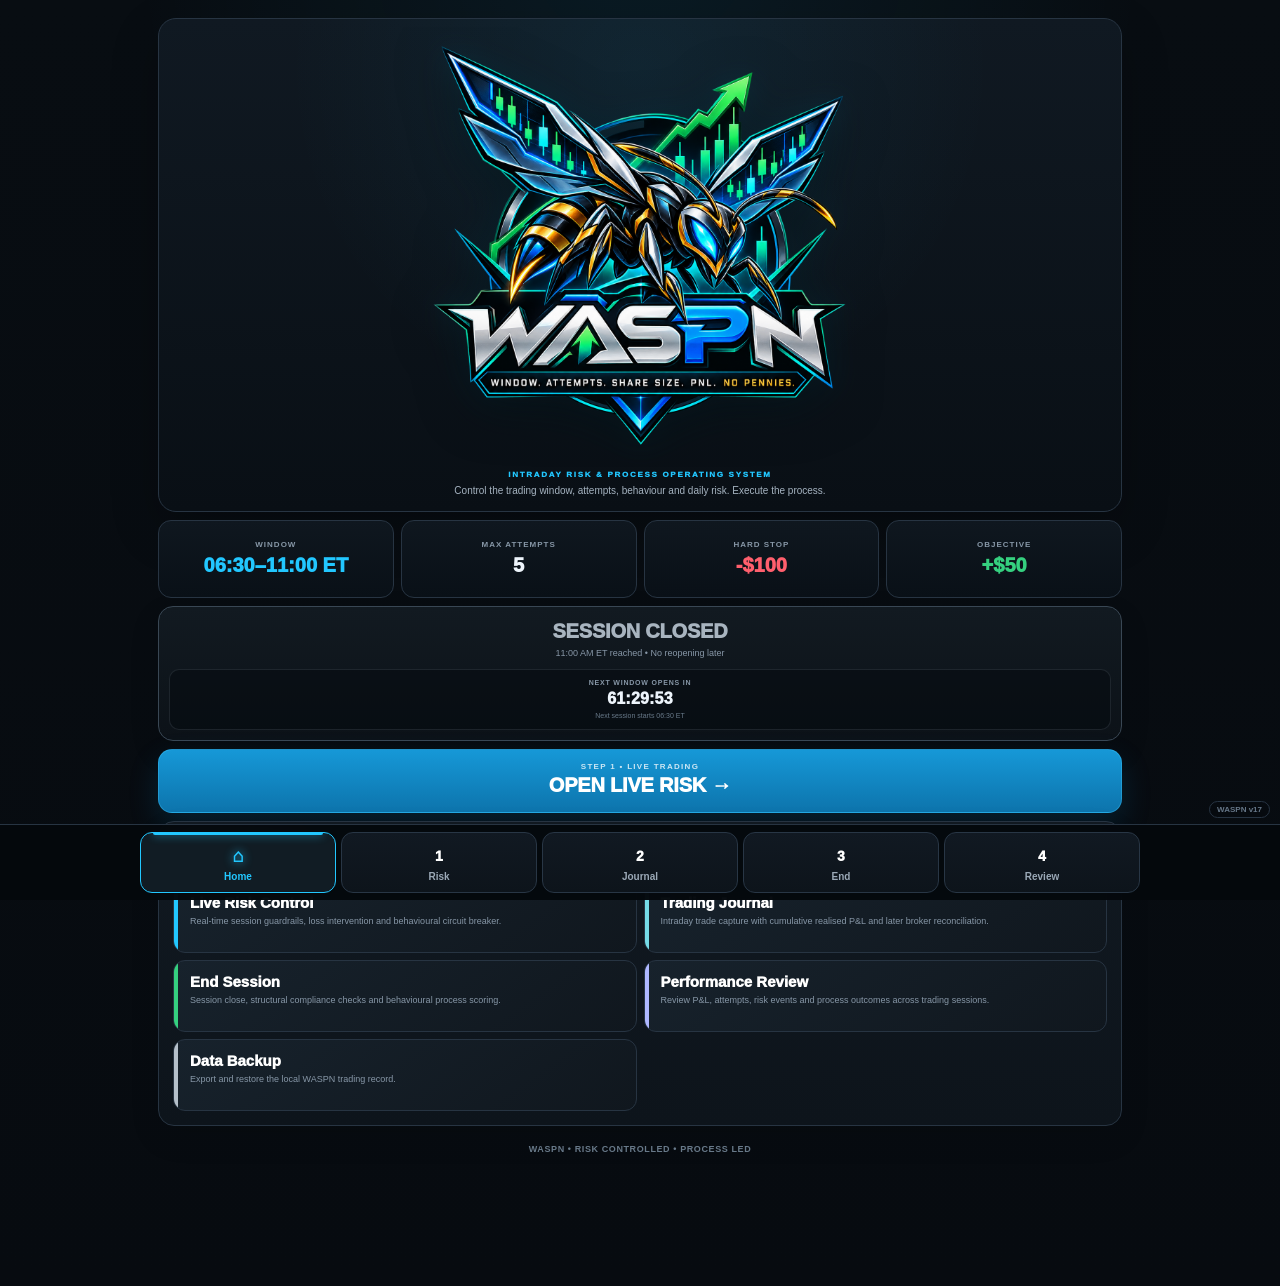
<file: index.html>
<!DOCTYPE html>
<html lang="en">

<head>

<meta charset="UTF-8">

<meta
  name="viewport"
  content="width=device-width,initial-scale=1.0,viewport-fit=cover"
>

<meta name="theme-color" content="#070b10">

<meta
  name="apple-mobile-web-app-capable"
  content="yes"
>

<meta
  name="apple-mobile-web-app-status-bar-style"
  content="black-translucent"
>

<meta
  name="apple-mobile-web-app-title"
  content="WASPN"
>

<meta
  name="mobile-web-app-capable"
  content="yes"
>

<meta
  name="color-scheme"
  content="dark"
>

<link
  rel="manifest"
  href="manifest.webmanifest"
>

<link
  rel="apple-touch-icon"
  href="apple-touch-icon.png"
>

<title>WASPN • Trading Risk Operating System</title>

<style>

:root{
  --bg:#070b10;
  --panel:#10171f;
  --panel2:#151e28;
  --panel3:#090f14;

  --border:#273442;
  --border-strong:#324353;

  --text:#edf4fb;
  --muted:#8797a7;
  --muted2:#687989;

  --green:#35d07f;
  --red:#ff5f6d;
  --blue:#22c7ff;
  --amber:#f3b84b;

  --shadow:
    0 18px 48px
    rgba(0,0,0,.24);
}

*{
  box-sizing:border-box;
}

html{
  min-height:100%;

  background:var(--bg);

  -webkit-text-size-adjust:100%;

  scroll-behavior:smooth;
}

body{
  margin:0;

  min-height:100vh;
  min-height:100dvh;

  background:
    radial-gradient(
      circle at 50% -5%,
      rgba(34,199,255,.08),
      transparent 34%
    ),
    linear-gradient(
      180deg,
      #080d12,
      #070b10
    );

  color:var(--text);

  font-family:
    -apple-system,
    BlinkMacSystemFont,
    "Segoe UI",
    Arial,
    Helvetica,
    sans-serif;
}

a,
button{
  -webkit-tap-highlight-color:transparent;
}

a{
  color:inherit;
}

.wrap{
  width:100%;
  max-width:1000px;

  margin:0 auto;

  padding:
    max(8px,env(safe-area-inset-top))
    10px
    max(24px,env(safe-area-inset-bottom));
}


/* ========================================
   BRAND
======================================== */

.brand{
  overflow:hidden;

  padding:
    8px 10px
    12px;

  text-align:center;

  background:
    radial-gradient(
      circle at 50% 10%,
      rgba(34,199,255,.075),
      transparent 54%
    ),
    linear-gradient(
      180deg,
      #101922,
      #090f15
    );

  border:
    1px solid
    var(--border);

  border-radius:18px;

  box-shadow:var(--shadow);
}

.logo-wrap{
  width:100%;

  display:flex;

  justify-content:center;
  align-items:center;

  overflow:hidden;
}

.logo{
  display:block;

  width:min(330px,76vw);
  max-width:100%;

  height:auto;

  margin:0 auto;

  object-fit:contain;

  filter:
    drop-shadow(
      0 12px 24px
      rgba(0,0,0,.5)
    )
    drop-shadow(
      0 0 14px
      rgba(34,199,255,.10)
    );
}

.product-label{
  margin-top:3px;

  color:var(--blue);

  font-size:8px;
  font-weight:950;

  letter-spacing:1.7px;

  text-transform:uppercase;
}

.brand-copy{
  max-width:620px;

  margin:5px auto 0;

  padding:0 10px;

  color:#a5b3c0;

  font-size:10px;

  line-height:1.45;
}


/* ========================================
   CORE RULES
======================================== */

.rules{
  display:grid;

  grid-template-columns:
    1fr 1fr;

  gap:7px;

  margin-top:8px;
}

.rule{
  min-height:78px;

  display:flex;

  flex-direction:column;

  align-items:center;
  justify-content:center;

  padding:9px 6px;

  text-align:center;

  background:
    linear-gradient(
      180deg,
      #0f171f,
      #091017
    );

  border:
    1px solid
    var(--border);

  border-radius:13px;
}

.label{
  color:var(--muted);

  font-size:8px;

  font-weight:900;

  letter-spacing:1px;

  text-transform:uppercase;
}

.rule-value{
  margin-top:5px;

  font-size:20px;

  font-weight:950;

  font-variant-numeric:
    tabular-nums;
}

.blue{
  color:var(--blue);
}

.green{
  color:var(--green);
}

.red{
  color:var(--red);
}

.amber{
  color:var(--amber);
}


/* ========================================
   MARKET STATUS
======================================== */

.market-status{
  margin-top:8px;

  padding:
    13px 10px
    10px;

  text-align:center;

  border:
    1px solid
    var(--border);

  border-radius:15px;

  box-shadow:
    0 12px 30px
    rgba(0,0,0,.12);
}

.market-status.open{
  color:var(--green);

  background:
    linear-gradient(
      180deg,
      #102019,
      #0b1711
    );

  border-color:#285c42;
}

.market-status.waiting{
  color:var(--amber);

  background:
    linear-gradient(
      180deg,
      #1d180e,
      #151108
    );

  border-color:#655027;
}

.market-status.closed{
  color:#a8b4bf;

  background:
    linear-gradient(
      180deg,
      #121a21,
      #0c1218
    );

  border-color:#394754;
}

.market-main{
  font-size:20px;

  font-weight:950;

  letter-spacing:-.2px;
}

.market-detail{
  margin-top:4px;

  color:var(--muted);

  font-size:9px;

  line-height:1.4;
}


/* ========================================
   LIVE WINDOW COUNTDOWN
======================================== */

.window-countdowns{
  display:grid;

  grid-template-columns:
    1fr;

  gap:7px;

  margin-top:10px;
}

.countdown-item{
  min-width:0;

  padding:
    9px 6px;

  background:
    rgba(
      4,
      9,
      13,
      .42
    );

  border:
    1px solid
    rgba(
      135,
      151,
      167,
      .16
    );

  border-radius:10px;
}

.countdown-label{
  color:var(--muted);

  font-size:7px;

  font-weight:900;

  letter-spacing:.8px;

  text-transform:uppercase;
}

.countdown-time{
  margin-top:4px;

  color:var(--text);

  font-size:16px;

  font-weight:950;

  letter-spacing:.2px;

  font-variant-numeric:
    tabular-nums;

  white-space:nowrap;
}

.countdown-item.prelim
.countdown-time{
  color:var(--amber);
}

.countdown-item.main
.countdown-time{
  color:var(--blue);
}

.countdown-item.active{
  border-color:
    rgba(
      53,
      208,
      127,
      .35
    );

  background:
    rgba(
      53,
      208,
      127,
      .055
    );
}

.countdown-item.active
.countdown-time{
  color:var(--green);
}

.countdown-caption{
  margin-top:3px;

  color:var(--muted2);

  font-size:7px;

  line-height:1.3;
}


/* ========================================
   PRIMARY ACTION
======================================== */

.primary-action{
  display:block;

  margin-top:8px;

  min-height:64px;

  padding:12px;

  text-decoration:none;

  text-align:center;

  background:
    linear-gradient(
      180deg,
      #1698d7,
      #0d74ac
    );

  border:
    1px solid
    rgba(65,202,255,.34);

  border-radius:14px;

  color:white;

  box-shadow:
    0 12px 30px
    rgba(0,135,205,.17);
}

.primary-kicker{
  font-size:8px;

  font-weight:900;

  letter-spacing:1.3px;

  text-transform:uppercase;

  opacity:.78;
}

.primary-title{
  margin-top:3px;

  font-size:20px;

  font-weight:950;

  letter-spacing:-.2px;
}

.primary-action:active{
  transform:scale(.99);
}


/* ========================================
   CARDS
======================================== */

.card{
  margin-top:8px;

  padding:14px;

  background:
    linear-gradient(
      180deg,
      #111921,
      #0d141b
    );

  border:
    1px solid
    var(--border);

  border-radius:16px;

  box-shadow:
    0 12px 30px
    rgba(0,0,0,.10);
}

.card-title{
  font-size:16px;

  font-weight:950;

  letter-spacing:-.15px;
}

.card-copy{
  margin-top:4px;

  color:var(--muted);

  font-size:9px;

  line-height:1.45;
}


/* ========================================
   MODULES
======================================== */

.module-grid{
  display:grid;

  grid-template-columns:
    1fr;

  gap:7px;

  margin-top:10px;
}

.module{
  display:block;

  min-height:72px;

  padding:
    12px 13px
    12px 16px;

  position:relative;

  overflow:hidden;

  text-decoration:none;

  color:white;

  background:
    linear-gradient(
      145deg,
      #17222c,
      #10171e
    );

  border:
    1px solid
    var(--border);

  border-radius:12px;

  transition:
    transform .12s ease,
    border-color .12s ease;
}

.module:active{
  transform:scale(.99);
}

.module::before{
  content:"";

  position:absolute;

  left:0;
  top:0;
  bottom:0;

  width:4px;

  background:var(--blue);
}

.module.journal::before{
  background:#75dbe7;
}

.module.end::before{
  background:var(--green);
}

.module.review::before{
  background:#aeb7ff;
}

.module.backup::before{
  background:#b5c0ca;
}

.module-title{
  font-size:15px;

  font-weight:950;
}

.module-desc{
  max-width:700px;

  margin-top:4px;

  color:var(--muted);

  font-size:9px;

  line-height:1.45;
}


/* ========================================
   EVIDENCE
======================================== */

.evidence-grid{
  display:grid;

  grid-template-columns:
    1fr 1fr;

  gap:7px;

  margin-top:10px;
}

.evidence{
  min-height:116px;

  display:flex;

  flex-direction:column;

  justify-content:center;

  padding:11px;

  background:#090f14;

  border:
    1px solid
    var(--border);

  border-radius:11px;
}

.evidence-value{
  margin-top:5px;

  font-size:20px;

  font-weight:950;

  font-variant-numeric:
    tabular-nums;
}

.evidence-copy{
  margin-top:6px;

  color:var(--muted);

  font-size:9px;

  line-height:1.45;
}

.evidence-note{
  margin-top:10px;

  padding-top:10px;

  border-top:
    1px solid
    rgba(
      135,
      151,
      167,
      .14
    );

  color:#8393a2;

  font-size:9px;

  line-height:1.5;
}


/* ========================================
   FOOTER
======================================== */

.footer{
  margin:
    18px 0
    6px;

  text-align:center;

  color:#687989;

  font-size:9px;

  font-weight:750;

  letter-spacing:.6px;

  text-transform:uppercase;
}


/* ========================================
   DESKTOP
======================================== */

@media(
  min-width:700px
){

  .wrap{
    padding:
      18px 18px
      30px;
  }

  .logo{
    width:
      min(
        440px,
        65vw
      );
  }

  .rules{
    grid-template-columns:
      repeat(
        4,
        1fr
      );
  }

  .module-grid{
    grid-template-columns:
      repeat(
        2,
        1fr
      );
  }

}

</style>

</head>


<body>

<div
  class="wrap"
  id="top"
>


<!-- ======================================
     BRAND
====================================== -->

<section class="brand">

  <div class="logo-wrap">

    <img
      src="futuristic_neon_wasp_trading_emblem.png"
      alt="WASPN"
      class="logo"
    >

  </div>


  <div class="product-label">
    Intraday Risk &amp; Process Operating System
  </div>


  <div class="brand-copy">
    Control the trading window, attempts, behaviour and daily risk.
    Execute the process.
  </div>

</section>


<!-- ======================================
     CORE RULES
====================================== -->

<div class="rules">


  <div class="rule">

    <div class="label">
      Window
    </div>

    <div class="rule-value blue">
      06:30–11:00 ET
    </div>

  </div>


  <div class="rule">

    <div class="label">
      Max Attempts
    </div>

    <div class="rule-value">
      5
    </div>

  </div>


  <div class="rule">

    <div class="label">
      Hard Stop
    </div>

    <div class="rule-value red">
      -$100
    </div>

  </div>


  <div class="rule">

    <div class="label">
      Objective
    </div>

    <div class="rule-value green">
      +$50
    </div>

  </div>


</div>


<!-- ======================================
     MARKET STATUS + COUNTDOWNS
====================================== -->

<div
  id="marketStatus"
  class="market-status closed"
>

  <div
    id="marketMain"
    class="market-main"
  >
    Checking session…
  </div>


  <div
    id="marketDetail"
    class="market-detail"
  ></div>


  <div class="window-countdowns">

    <div
      id="windowCountdownBox"
      class="countdown-item"
    >

      <div
        id="windowCountdownLabel"
        class="countdown-label"
      >
        Trading Window
      </div>

      <div
        id="windowCountdown"
        class="countdown-time"
      >
        --:--:--
      </div>

      <div
        id="windowCountdownCaption"
        class="countdown-caption"
      >
        06:30–11:00 ET
      </div>

    </div>

  </div>

</div>


<!-- ======================================
     PRIMARY ACTION
====================================== -->

<a
  href="live-risk.html"
  class="primary-action"
>

  <div class="primary-kicker">
    Step 1 • Live Trading
  </div>

  <div class="primary-title">
    OPEN LIVE RISK →
  </div>

</a>


<!-- ======================================
     PLATFORM
====================================== -->

<section class="card">

  <div class="card-title">
    WASPN Platform
  </div>

  <div class="card-copy">
    Risk control, trade capture, session governance and performance review.
  </div>


  <div class="module-grid">


    <a
      href="live-risk.html"
      class="module"
    >

      <div class="module-title">
        Live Risk Control
      </div>

      <div class="module-desc">
        Real-time session guardrails, loss intervention
        and behavioural circuit breaker.
      </div>

    </a>


    <a
      href="journal.html"
      class="module journal"
    >

      <div class="module-title">
        Trading Journal
      </div>

      <div class="module-desc">
        Intraday trade capture with cumulative realised
        P&amp;L and later broker reconciliation.
      </div>

    </a>


    <a
      href="compliance.html"
      class="module end"
    >

      <div class="module-title">
        End Session
      </div>

      <div class="module-desc">
        Session close, structural compliance checks
        and behavioural process scoring.
      </div>

    </a>


    <a
      href="calendar-2026.html"
      class="module review"
    >

      <div class="module-title">
        Performance Review
      </div>

      <div class="module-desc">
        Review P&amp;L, attempts, risk events and
        process outcomes across trading sessions.
      </div>

    </a>


    <a
      href="data-backup.html"
      class="module backup"
    >

      <div class="module-title">
        Data Backup
      </div>

      <div class="module-desc">
        Export and restore the local WASPN trading record.
      </div>

    </a>


  </div>

</section>



<!-- ======================================
     FOOTER
====================================== -->

<div class="footer">
  WASPN • Risk Controlled • Process Led
</div>


</div>


<script src="session-rules.js?v=6"></script>
<script>


/* ========================================
   NEW YORK TIME
======================================== */

function getNyParts(){

  const formatted =
    new Intl.DateTimeFormat(
      "en-GB",
      {
        timeZone:
          "America/New_York",

        weekday:
          "long",

        year:
          "numeric",

        month:
          "2-digit",

        day:
          "2-digit",

        hour:
          "2-digit",

        minute:
          "2-digit",

        second:
          "2-digit",

        hourCycle:
          "h23"
      }
    )
    .formatToParts(
      new Date()
    );


  const data = {};


  formatted.forEach(
    part => {

      if(
        part.type !==
        "literal"
      ){

        data[
          part.type
        ] =
          part.value;

      }

    }
  );


  return {

    weekday:
      data.weekday,

    year:
      data.year,

    month:
      data.month,

    day:
      data.day,

    hour:
      Number(
        data.hour
      ),

    minute:
      Number(
        data.minute
      ),

    second:
      Number(
        data.second
      )

  };

}


/* ========================================
   COUNTDOWN HELPERS
======================================== */

function secondsNow(
  ny
){

  return (
    ny.hour * 3600 +
    ny.minute * 60 +
    ny.second
  );

}


function formatCountdown(
  seconds
){

  const safe =
    Math.max(
      0,
      Math.floor(
        seconds
      )
    );


  const hours =
    Math.floor(
      safe / 3600
    );


  const minutes =
    Math.floor(
      (
        safe % 3600
      ) /
      60
    );


  const secs =
    safe % 60;


  return (
    String(
      hours
    )
    .padStart(
      2,
      "0"
    ) +
    ":" +
    String(
      minutes
    )
    .padStart(
      2,
      "0"
    ) +
    ":" +
    String(
      secs
    )
    .padStart(
      2,
      "0"
    )
  );

}


function isWeekend(
  weekday
){

  return (
    weekday ===
      "Saturday" ||
    weekday ===
      "Sunday"
  );

}


function nextSessionCountdown(
  ny,
  targetSeconds
){

  const now =
    secondsNow(
      ny
    );


  const daySeconds =
    24 * 60 * 60;


  let daysAhead;


  if(
    ny.weekday ===
    "Saturday"
  ){

    daysAhead =
      2;

  }

  else if(
    ny.weekday ===
    "Sunday"
  ){

    daysAhead =
      1;

  }

  else if(
    ny.weekday ===
    "Friday"
  ){

    daysAhead =
      3;

  }

  else{

    daysAhead =
      1;

  }


  return (
    daysAhead *
    daySeconds -
    now +
    targetSeconds
  );

}


/* ========================================
   MARKET STATUS + LIVE COUNTDOWNS
======================================== */

function renderMarketStatus(){

  const ny = getNyParts();
  const nowSeconds = secondsNow(ny);
  const weekend = isWeekend(ny.weekday);
  const start = WASPNSession.START * 60;
  const close = WASPNSession.END * 60;

  const box = document.getElementById("marketStatus");
  const main = document.getElementById("marketMain");
  const detail = document.getElementById("marketDetail");
  const windowBox = document.getElementById("windowCountdownBox");
  const windowLabel = document.getElementById("windowCountdownLabel");
  const windowTime = document.getElementById("windowCountdown");
  const windowCaption = document.getElementById("windowCountdownCaption");

  windowBox.className = "countdown-item";

  const daily = WASPNSession.sync();

  if(daily.sessionEnded && !weekend && nowSeconds < close){
    box.className = "market-status closed";
    main.textContent = daily.windowBreach ? "WINDOW BREACH — SESSION OVER" : "SESSION CLOSED";
    detail.textContent = "Daily stop latched • No reopening today";
    windowLabel.textContent = "Trading Window";
    windowTime.textContent = "CLOSED";
    windowCaption.textContent = "06:30–11:00 ET";
    return;
  }

  if(!daily.backendVerified && !weekend && nowSeconds >= start && nowSeconds < close){
    box.className = "market-status closed";
    main.textContent = "BACKEND VERIFICATION REQUIRED";
    detail.textContent = "Trading is blocked until fresh authenticated session state is available";
    windowLabel.textContent = "Trading Window";
    windowTime.textContent = "UNVERIFIED";
    windowCaption.textContent = "06:30–11:00 ET";
    return;
  }

  if(weekend){
    box.className = "market-status closed";
    main.textContent = "MARKET CLOSED — WEEKEND";
    detail.textContent = ny.weekday + " in New York • Next WASPN session below";
    windowLabel.textContent = "Next Window Opens In";
    windowTime.textContent = formatCountdown(nextSessionCountdown(ny,start));
    windowCaption.textContent = "Next session starts 06:30 ET";
    return;
  }

  if(nowSeconds < start){
    box.className = "market-status waiting";
    main.textContent = "WAIT — SESSION NOT OPEN";
    detail.textContent = "Trading window begins at 06:30 ET";
    windowLabel.textContent = "Window Opens In";
    windowTime.textContent = formatCountdown(start - nowSeconds);
    windowCaption.textContent = "06:30–11:00 ET";
    return;
  }

  if(nowSeconds < close){
    box.className = "market-status open";
    main.textContent = "WASPN WINDOW ACTIVE";
    detail.textContent = "06:30–11:00 ET";
    windowBox.classList.add("active");
    windowLabel.textContent = "Window Remaining";
    windowTime.textContent = formatCountdown(close - nowSeconds);
    windowCaption.textContent = "Hard close at 11:00 AM ET";
    return;
  }

  box.className = "market-status closed";
  main.textContent = "SESSION CLOSED";
  detail.textContent = "11:00 AM ET reached • No reopening later";
  windowLabel.textContent = "Next Window Opens In";
  windowTime.textContent = formatCountdown(nextSessionCountdown(ny,start));
  windowCaption.textContent = "Next session starts 06:30 ET";
}


/* ========================================
   START
======================================== */

renderMarketStatus();
window.addEventListener("waspn:tradezero-update", renderMarketStatus);


setInterval(
  renderMarketStatus,
  1000
);

</script>

<script src="tradezero-live.js?v=4"></script>
<script src="workflow-nav.js?v=5"></script>

</body>

</html>
</file>
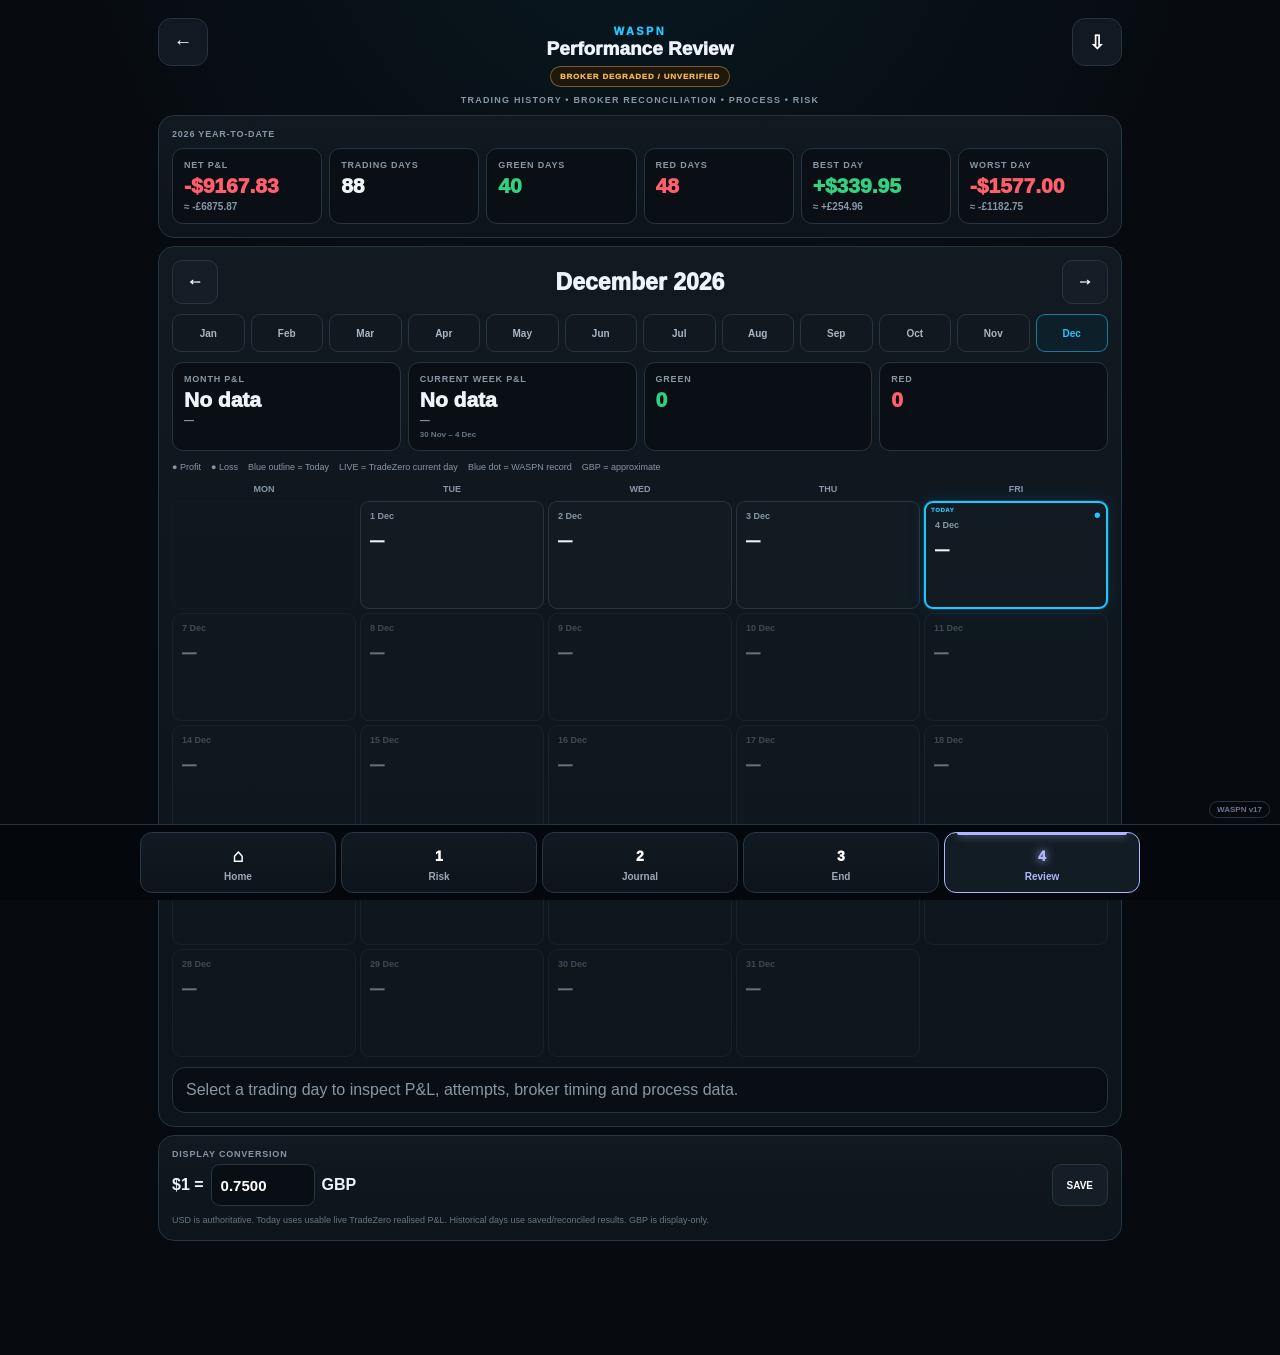
<file: calendar-2026.html>
<!DOCTYPE html>
<html lang="en">
<head>
<meta charset="UTF-8">
<meta name="viewport" content="width=device-width,initial-scale=1.0,viewport-fit=cover">
<meta name="theme-color" content="#070b10">
<meta name="apple-mobile-web-app-capable" content="yes">
<meta name="apple-mobile-web-app-status-bar-style" content="black-translucent">
<meta name="apple-mobile-web-app-title" content="WASPN">
<meta name="mobile-web-app-capable" content="yes">
<meta name="color-scheme" content="dark">

<link rel="manifest" href="manifest.webmanifest">
<link rel="apple-touch-icon" href="apple-touch-icon.png">

<title>WASPN • Performance Review</title>

<style>
:root{
  --bg:#070b10;
  --panel:#10171f;
  --panel2:#151e28;
  --panel3:#0b1117;
  --border:#273442;
  --text:#edf4fb;
  --muted:#8797a7;
  --muted2:#657687;
  --green:#35d07f;
  --red:#ff5f6d;
  --blue:#22c7ff;
  --amber:#f3b84b;
}

*{box-sizing:border-box}

html{
  min-height:100%;
  background:#070b10;
  -webkit-text-size-adjust:100%;
  scroll-behavior:smooth;
}

body{
  margin:0;
  min-height:100vh;
  min-height:100dvh;
  background:
    radial-gradient(circle at 50% -10%,rgba(34,199,255,.07),transparent 35%),
    #070b10;
  color:var(--text);
  font-family:-apple-system,BlinkMacSystemFont,"Segoe UI",Arial,Helvetica,sans-serif;
}

button,input{font:inherit}
button,a{-webkit-tap-highlight-color:transparent}

.wrap{
  width:100%;
  max-width:1000px;
  margin:0 auto;
  padding:max(10px,env(safe-area-inset-top)) 10px max(24px,env(safe-area-inset-bottom));
}

.topbar{
  display:grid;
  grid-template-columns:50px 1fr 50px;
  align-items:center;
  gap:8px;
}

.icon-btn{
  width:50px;
  height:48px;
  display:flex;
  align-items:center;
  justify-content:center;
  border:1px solid var(--border);
  border-radius:13px;
  background:#111922;
  color:white;
  text-decoration:none;
  font-size:19px;
  font-weight:900;
}

.icon-btn:active{transform:scale(.97)}

.product{text-align:center}

.wordmark{
  color:var(--blue);
  font-size:11px;
  font-weight:950;
  letter-spacing:2.4px;
}

.page-title{
  margin-top:1px;
  font-size:19px;
  font-weight:950;
}

.sub{
  margin:8px 0 10px;
  text-align:center;
  color:var(--muted);
  font-size:9px;
  font-weight:850;
  letter-spacing:1.2px;
  text-transform:uppercase;
}

.card{
  margin-top:8px;
  padding:13px;
  background:linear-gradient(180deg,#111921,#0d141a);
  border:1px solid var(--border);
  border-radius:16px;
}

.label{
  color:var(--muted);
  font-size:9px;
  font-weight:900;
  letter-spacing:.8px;
  text-transform:uppercase;
}

.green{color:var(--green)}
.red{color:var(--red)}
.blue{color:var(--blue)}
.amber{color:var(--amber)}
.muted{color:var(--muted)}

.year-grid{
  display:grid;
  grid-template-columns:1fr 1fr;
  gap:7px;
}

.metric{
  min-width:0;
  padding:11px;
  background:#090f14;
  border:1px solid var(--border);
  border-radius:11px;
}

.metric-value{
  margin-top:4px;
  font-size:21px;
  font-weight:950;
  white-space:nowrap;
  overflow:hidden;
  font-variant-numeric:tabular-nums;
}

.metric-sub{
  margin-top:3px;
  color:var(--muted);
  font-size:10px;
  font-weight:800;
  white-space:nowrap;
  overflow:hidden;
}

.week-range{
  margin-top:4px;
  color:var(--muted2);
  font-size:8px;
  font-weight:800;
  white-space:nowrap;
  overflow:hidden;
}

.month-head{
  display:grid;
  grid-template-columns:46px 1fr 46px;
  gap:7px;
  align-items:center;
}

.nav-btn{
  height:44px;
  border:1px solid var(--border);
  border-radius:10px;
  background:#151e27;
  color:white;
  font-weight:950;
  cursor:pointer;
}

.month-title{
  text-align:center;
  font-size:23px;
  font-weight:950;
}

.month-buttons{
  display:grid;
  grid-template-columns:repeat(4,1fr);
  gap:6px;
  margin-top:10px;
}

.month-jump{
  min-height:38px;
  border:1px solid var(--border);
  border-radius:9px;
  background:#111820;
  color:#abb8c4;
  font-size:10px;
  font-weight:900;
  cursor:pointer;
}

.month-jump.active{
  color:var(--blue);
  border-color:rgba(34,199,255,.55);
  background:#0d202a;
}

.month-stats{
  display:grid;
  grid-template-columns:1fr 1fr;
  gap:7px;
  margin-top:10px;
}

.legend{
  display:flex;
  flex-wrap:wrap;
  gap:10px;
  margin-top:11px;
  color:var(--muted);
  font-size:9px;
}

.calendar{
  display:grid;
  grid-template-columns:repeat(5,minmax(0,1fr));
  gap:4px;
  margin-top:12px;
}

.weekday{
  padding-bottom:3px;
  text-align:center;
  color:var(--muted);
  font-size:9px;
  font-weight:900;
  text-transform:uppercase;
}

.day{
  position:relative;
  min-width:0;
  min-height:91px;
  overflow:hidden;
  padding:7px 5px;
  background:#121a22;
  border:1px solid var(--border);
  border-radius:9px;
  cursor:pointer;
}

.day.empty{
  opacity:.15;
  cursor:default;
}

.day.future{
  opacity:.4;
}

.day.today{
  border:2px solid var(--blue);
  box-shadow:
    0 0 0 1px rgba(34,199,255,.18),
    0 0 18px rgba(34,199,255,.12);
}

.day.today::before{
  content:"TODAY";
  position:absolute;
  top:4px;
  left:5px;
  color:var(--blue);
  font-size:6px;
  font-weight:950;
  letter-spacing:.6px;
}

.day.today .date{
  padding-top:8px;
}

.day.green-day{
  background:#0f1e16;
  border-color:#28583e;
}

.day.red-day{
  background:#211216;
  border-color:#58303a;
}

.day.today.green-day,
.day.today.red-day{
  border-color:var(--blue);
}

.day.saved-day::after{
  content:"•";
  position:absolute;
  top:3px;
  right:6px;
  color:var(--blue);
  font-size:17px;
  font-weight:950;
}

.date{
  color:var(--muted);
  font-size:9px;
  font-weight:800;
  white-space:nowrap;
}

.pnl{margin-top:12px}

.pnl-usd{
  font-size:clamp(9px,2.8vw,14px);
  font-weight:950;
  letter-spacing:-.3px;
  white-space:nowrap;
}

.pnl-gbp{
  margin-top:4px;
  color:var(--muted);
  font-size:clamp(8px,2.3vw,11px);
  font-weight:800;
  white-space:nowrap;
}

.live-badge{
  margin-top:5px;
  color:var(--blue);
  font-size:7px;
  font-weight:950;
  letter-spacing:.5px;
  text-transform:uppercase;
}

.detail{
  margin-top:10px;
  padding:13px;
  background:#080e13;
  border:1px solid var(--border);
  border-radius:13px;
}

.detail-date{
  font-size:13px;
  font-weight:950;
}

.detail-main{
  margin-top:6px;
  font-size:31px;
  font-weight:950;
  font-variant-numeric:tabular-nums;
}

.detail-gbp{
  margin-top:2px;
  color:var(--muted);
  font-size:16px;
  font-weight:850;
}

.pnl-source{
  margin-top:7px;
  color:var(--blue);
  font-size:9px;
  font-weight:900;
  letter-spacing:.5px;
  text-transform:uppercase;
}

.detail-grid{
  display:grid;
  grid-template-columns:1fr 1fr;
  gap:7px;
  margin-top:10px;
}

.detail-item{
  padding:9px;
  background:#121a22;
  border:1px solid var(--border);
  border-radius:9px;
}

.detail-value{
  margin-top:4px;
  font-size:14px;
  font-weight:950;
}

.trade{
  margin-top:7px;
  padding:10px;
  background:#121a22;
  border:1px solid var(--border);
  border-radius:9px;
  font-size:11px;
  line-height:1.5;
}

.trade-row{
  display:flex;
  justify-content:space-between;
  gap:10px;
  margin-top:4px;
}

.trade-row span:first-child{color:var(--muted)}

.trade-gbp{
  color:var(--muted);
  font-size:10px;
}

.timing-pending{
  margin-top:7px;
  color:var(--amber);
  font-size:9px;
  font-weight:850;
}

.reconciled{
  margin-top:7px;
  color:var(--blue);
  font-size:9px;
  font-weight:850;
}

.trade-setup{
  margin-top:11px;
  padding-top:10px;
  border-top:1px solid var(--border);
}

.trade-setup-label{
  color:#a9c9d6;
  font-size:9px;
  font-weight:900;
  letter-spacing:.8px;
  text-transform:uppercase;
}

.trade-setup-text{
  margin-top:6px;
  color:var(--text);
  font-size:11px;
  line-height:1.5;
}

.review-note{
  margin-top:8px;
  padding:9px;
  background:#0b151d;
  border:1px solid rgba(34,199,255,.18);
  border-radius:9px;
  color:var(--muted);
  font-size:9px;
  line-height:1.45;
}

.fx-row{
  display:flex;
  align-items:end;
  justify-content:space-between;
  gap:10px;
}

.fx-wrap{
  display:flex;
  align-items:center;
  gap:7px;
  margin-top:5px;
}

.fx-wrap input{
  width:104px;
  min-height:42px;
  padding:8px 9px;
  border:1px solid var(--border);
  border-radius:9px;
  background:#080e13;
  color:white;
  font-size:15px;
  font-weight:900;
}

.save-fx{
  min-height:42px;
  padding:0 14px;
  border:1px solid var(--border);
  border-radius:9px;
  background:#151e27;
  color:white;
  font-size:10px;
  font-weight:900;
}

.fx-note{
  margin-top:8px;
  color:var(--muted2);
  font-size:9px;
  line-height:1.4;
}

@media(min-width:700px){
  .wrap{padding:18px}
  .year-grid{grid-template-columns:repeat(6,1fr)}
  .month-stats{grid-template-columns:repeat(4,1fr)}
  .month-buttons{grid-template-columns:repeat(12,1fr)}
  .day{min-height:108px;padding:9px}
  .detail-grid{grid-template-columns:repeat(4,1fr)}
}
</style>
</head>

<body>

<div class="wrap" id="top">

<header>
  <div class="topbar">
    <a href="index.html" class="icon-btn" aria-label="Home">←</a>

    <div class="product">
      <div class="wordmark">WASPN</div>
      <div class="page-title">Performance Review</div>
    </div>

    <a href="data-backup.html" class="icon-btn" aria-label="Backup">⇩</a>
  </div>

  <div class="sub">
    Trading History • Broker Reconciliation • Process • Risk
  </div>
</header>

<section class="card">
  <div class="label">2026 Year-to-Date</div>

  <div class="year-grid" style="margin-top:9px;">

    <div class="metric">
      <div class="label">Net P&amp;L</div>
      <div id="yearPnlUsd" class="metric-value">—</div>
      <div id="yearPnlGbp" class="metric-sub">—</div>
    </div>

    <div class="metric">
      <div class="label">Trading Days</div>
      <div id="yearDays" class="metric-value">0</div>
    </div>

    <div class="metric">
      <div class="label">Green Days</div>
      <div id="yearGreen" class="metric-value green">0</div>
    </div>

    <div class="metric">
      <div class="label">Red Days</div>
      <div id="yearRed" class="metric-value red">0</div>
    </div>

    <div class="metric">
      <div class="label">Best Day</div>
      <div id="yearBestDayUsd" class="metric-value green">—</div>
      <div id="yearBestDayGbp" class="metric-sub">—</div>
    </div>

    <div class="metric">
      <div class="label">Worst Day</div>
      <div id="yearWorstDayUsd" class="metric-value red">—</div>
      <div id="yearWorstDayGbp" class="metric-sub">—</div>
    </div>

  </div>
</section>

<section class="card">

  <div class="month-head">
    <button id="prev" class="nav-btn" type="button">←</button>
    <div id="monthTitle" class="month-title">—</div>
    <button id="next" class="nav-btn" type="button">→</button>
  </div>

  <div id="monthButtons" class="month-buttons"></div>

  <div class="month-stats">

    <div class="metric">
      <div class="label">Month P&amp;L</div>
      <div id="monthPnlUsd" class="metric-value">—</div>
      <div id="monthPnlGbp" class="metric-sub">—</div>
    </div>

    <div class="metric">
      <div class="label">Current Week P&amp;L</div>
      <div id="weekPnlUsd" class="metric-value">—</div>
      <div id="weekPnlGbp" class="metric-sub">—</div>
      <div id="weekRange" class="week-range">—</div>
    </div>

    <div class="metric">
      <div class="label">Green</div>
      <div id="greenDays" class="metric-value green">0</div>
    </div>

    <div class="metric">
      <div class="label">Red</div>
      <div id="redDays" class="metric-value red">0</div>
    </div>

  </div>

  <div class="legend">
    <span>● Profit</span>
    <span>● Loss</span>
    <span>Blue outline = Today</span>
    <span>LIVE = TradeZero current day</span>
    <span>Blue dot = WASPN record</span>
    <span>GBP = approximate</span>
  </div>

  <div class="calendar">
    <div class="weekday">Mon</div>
    <div class="weekday">Tue</div>
    <div class="weekday">Wed</div>
    <div class="weekday">Thu</div>
    <div class="weekday">Fri</div>

    <div id="calendarDays" style="display:contents;"></div>
  </div>

  <div id="detail" class="detail">
    <div class="muted">
      Select a trading day to inspect P&amp;L, attempts, broker timing and process data.
    </div>
  </div>

</section>

<section class="card">

  <div class="fx-row">

    <div>
      <div class="label">Display Conversion</div>

      <div class="fx-wrap">
        <strong>$1 =</strong>

        <input
          id="fxRate"
          type="number"
          min="0.01"
          max="2"
          step="0.0001"
          value="0.7500"
        >

        <strong>GBP</strong>
      </div>
    </div>

    <button id="saveFxBtn" class="save-fx" type="button">
      SAVE
    </button>

  </div>

  <div class="fx-note">
    USD is authoritative. Today uses usable live TradeZero realised P&amp;L. Historical days use saved/reconciled results. GBP is display-only.
  </div>

</section>

</div>

<script src="session-rules.js?v=6"></script>
<script src="tradezero-live.js?v=4"></script>

<script>

const STORAGE_KEY = "waspnJournalV2";
const FX_STORAGE_KEY = "waspnUsdGbpRateV1";
const DEFAULT_FX_RATE = 0.7500;

const tradingData = {
  "2026-06-30":50.30,

  "2026-07-01":39.67,
  "2026-07-02":-379.18,
  "2026-07-06":-208.32,
  "2026-07-07":-225.94,
  "2026-07-08":-83.53,
  "2026-07-09":100.11,
  "2026-07-10":-394.58,
  "2026-07-13":18.12,
  "2026-07-14":-116.76,
  "2026-07-15":5.86,
  "2026-07-16":-83.74,
  "2026-07-17":-18.83,
  "2026-07-20":-35.90,
  "2026-07-21":45.40,
  "2026-07-22":85.58,
  "2026-07-23":-383.95,
  "2026-07-24":-296.24,
  "2026-07-27":-481.58,
  "2026-07-28":-558.70,
  "2026-07-29":16.89,
  "2026-07-30":24.27,
  "2026-07-31":15.92,

  "2026-08-03":47.24,
  "2026-08-04":99.86,
  "2026-08-05":59.42,
  "2026-08-06":-105.88,
  "2026-08-07":72.98,
  "2026-08-10":-386.95,
  "2026-08-11":-152.17,
  "2026-08-12":-67.56,
  "2026-08-13":20.05,
  "2026-08-14":-29.16,
  "2026-08-17":-7.59,
  "2026-08-18":197.55,
  "2026-08-19":98.21,
  "2026-08-20":-1577.00,
  "2026-08-21":10.56,
  "2026-08-24":-3.68,
  "2026-08-25":-435.49,
  "2026-08-26":-840.25,
  "2026-08-27":33.55,
  "2026-08-28":46.90,
  "2026-08-31":96.24,

  "2026-09-01":-193.99,
  "2026-09-02":-41.68,
  "2026-09-03":-232.65,
  "2026-09-04":-403.03,
  "2026-09-08":-21.27,
  "2026-09-09":188.32,
  "2026-09-10":39.66,
  "2026-09-11":-42.66,
  "2026-09-14":-14.48,
  "2026-09-15":-220.39,
  "2026-09-16":159.08,
  "2026-09-17":169.43,
  "2026-09-18":86.85,
  "2026-09-21":-544.24,
  "2026-09-22":182.20,
  "2026-09-23":-855.48,
  "2026-09-24":51.15,
  "2026-09-25":-423.36,
  "2026-09-30":-150.79,

  "2026-10-01":39.76,
  "2026-10-02":-19.49,
  "2026-10-05":-509.05,
  "2026-10-06":176.03,
  "2026-10-07":48.84,
  "2026-10-08":-142.03,
  "2026-10-09":-86.05,
  "2026-10-12":293.19,
  "2026-10-13":339.95,
  "2026-10-14":122.73,
  "2026-10-15":-908.32,
  "2026-10-19":-2.53,
  "2026-10-20":-74.58,
  "2026-10-21":-31.44,
  "2026-10-22":-599.78,
  "2026-10-23":-95.22,
  "2026-10-26":-17.86,
  "2026-10-27":64.33,
  "2026-10-28":-179.18,
  "2026-10-29":24.22,
  "2026-10-30":-31.87,
  // Fee-adjusted TradeZero execution CSV reconciled on 2026-11-04.
  "2026-11-03":129.49,
  // TradeZero execution report reconciled 2026-11-05 (gross +109.00, fees 4.79).
  "2026-11-04":104.21,
  // TradeZero execution report reconciled 2026-11-06 (gross +55.00, fees 6.56).
  "2026-11-05":48.44,
  // User-supplied TradeZero execution CSV verified: NET +94.01, not settled (S/D 2026-11-09).
  // Four fills, +110.10 gross, −16.09 proceeds deductions = +94.01 provisional net.
  "2026-11-06":94.01
};

const months = [
  "January","February","March","April",
  "May","June","July","August",
  "September","October","November","December"
];

function getJournal(){
  try{
    return JSON.parse(
      localStorage.getItem(STORAGE_KEY)
    ) || {};
  }catch{
    return {};
  }
}

function getNewYorkDateParts(){
  const parts = new Intl.DateTimeFormat(
    "en-CA",
    {
      timeZone:"America/New_York",
      year:"numeric",
      month:"2-digit",
      day:"2-digit"
    }
  ).formatToParts(new Date());

  const values = {};

  parts.forEach(part => {
    if(part.type !== "literal"){
      values[part.type] = part.value;
    }
  });

  return {
    year:Number(values.year),
    month:Number(values.month),
    day:Number(values.day)
  };
}

function getNewYorkDateKey(){
  const ny = getNewYorkDateParts();

  return (
    String(ny.year) +
    "-" +
    String(ny.month).padStart(2,"0") +
    "-" +
    String(ny.day).padStart(2,"0")
  );
}

const initialNyDate = getNewYorkDateParts();

let currentMonth =
  initialNyDate.year === 2026
    ? initialNyDate.month - 1
    : 9;

function getLiveTradeZeroResult(date){

  if(date !== getNewYorkDateKey()){
    return null;
  }

  if(
    !window.WASPNTradeZero ||
    typeof window.WASPNTradeZero.getState !== "function"
  ){
    return null;
  }

  let state;

  try{
    state = window.WASPNTradeZero.getState();
  }catch{
    return null;
  }

  if(!state || typeof state !== "object"){
    return null;
  }

  if(
    state.tradeDate &&
    state.tradeDate !== date
  ){
    return null;
  }

  const pnl =
    Number(state.dayRealized);

  if(!Number.isFinite(pnl)){
    return null;
  }

  const explicitlyUsable =
    state.usable === true;

  const compatibleUsable =
    state.usable !== false &&
    state.tradeZeroConnected === true &&
    state.dataFresh === true;

  if(
    !explicitlyUsable &&
    !compatibleUsable
  ){
    return null;
  }

  return {
    value:pnl,
    source:"TradeZero live",
    live:true
  };
}

function getDailyResult(
  date,
  day = null
){

  const live =
    getLiveTradeZeroResult(date);

  if(live){
    return live;
  }

  const record =
    day ||
    getJournal()[date] ||
    {};

  // Finalized TradeZero execution report outranks any older live gross,
  // rounded value or journal estimate saved on the device for this date.
  // Current-day live P&L is handled above and remains unchanged.
  if(date === "2026-11-05"){
    return {
      value:tradingData["2026-11-05"],
      source:"TradeZero execution report · net after fees",
      live:false
    };
  }

  // Read-only TradeZero execution net for Friday; historical broker record
  // was retrieved but has no settlement-complete indicator (T+1 Monday).
  // Override stale +110.10 gross on this closed date, except if a future
  // explicitly confirmed settled journal value has superseded the snapshot.
  if(date === "2026-11-06"){
    if(typeof record.brokerDailyNetSource === "string" &&
       /SETTLED_CONFIRMED|FINAL_SETTLED/.test(record.brokerDailyNetSource) &&
       Number.isFinite(record.brokerDailyNet)){
      return {
        value:record.brokerDailyNet,
        source:"Broker settlement confirmed",
        live:false
      };
    }
    return {
      value:tradingData["2026-11-06"],
      source:"TradeZero CSV net · settlement pending 9 Nov",
      live:false
    };
  }

  if(
    typeof record.brokerDailyNet === "number" &&
    Number.isFinite(record.brokerDailyNet)
  ){
    return {
      value:record.brokerDailyNet,
      source:"Broker reconciled",
      live:false
    };
  }

  if(
    Object.prototype.hasOwnProperty.call(
      tradingData,
      date
    )
  ){
    return {
      value:tradingData[date],
      source:"Broker history",
      live:false
    };
  }

  if(
    typeof record.totalNet === "number" &&
    Number.isFinite(record.totalNet)
  ){
    return {
      value:record.totalNet,
      source:"WASPN Journal",
      live:false
    };
  }

  return {
    value:null,
    source:"No P&L",
    live:false
  };
}

function combined(){

  const data = {
    ...tradingData
  };

  const journal =
    getJournal();

  Object.entries(journal)
    .forEach(([date,day]) => {

      const result =
        getDailyResult(date,day);

      if(
        typeof result.value === "number" &&
        Number.isFinite(result.value)
      ){
        data[date] = result.value;
      }

    });

  const today =
    getNewYorkDateKey();

  const live =
    getLiveTradeZeroResult(today);

  if(live){
    data[today] = live.value;
  }

  return data;
}

function getFxRate(){

  const saved =
    Number(
      localStorage.getItem(
        FX_STORAGE_KEY
      )
    );

  if(
    Number.isFinite(saved) &&
    saved > 0
  ){
    return saved;
  }

  return DEFAULT_FX_RATE;
}

function saveFxRate(){

  const input =
    document.getElementById(
      "fxRate"
    );

  const rate =
    Number(input.value);

  if(
    !Number.isFinite(rate) ||
    rate <= 0
  ){
    alert(
      "Enter a valid USD → GBP conversion rate."
    );

    return;
  }

  localStorage.setItem(
    FX_STORAGE_KEY,
    String(rate)
  );

  input.value =
    rate.toFixed(4);

  render();
}

function usdMoney(value){

  const n =
    Number(value || 0);

  if(n > 0){
    return "+$" + n.toFixed(2);
  }

  if(n < 0){
    return "-$" + Math.abs(n).toFixed(2);
  }

  return "$0.00";
}

function gbpMoney(usdValue){

  const gbp =
    Number(usdValue || 0) *
    getFxRate();

  if(gbp > 0){
    return "≈ +£" + gbp.toFixed(2);
  }

  if(gbp < 0){
    return "≈ -£" + Math.abs(gbp).toFixed(2);
  }

  return "≈ £0.00";
}

function isoFromUtcDate(date){
  return (
    date.getUTCFullYear() +
    "-" +
    String(
      date.getUTCMonth() + 1
    ).padStart(2,"0") +
    "-" +
    String(
      date.getUTCDate()
    ).padStart(2,"0")
  );
}

function getCurrentTradingWeek(){

  const ny =
    getNewYorkDateParts();

  const today =
    new Date(
      Date.UTC(
        ny.year,
        ny.month - 1,
        ny.day
      )
    );

  const weekday =
    today.getUTCDay();

  const daysFromMonday =
    weekday === 0
      ? 6
      : weekday - 1;

  const monday =
    new Date(today);

  monday.setUTCDate(
    today.getUTCDate() -
    daysFromMonday
  );

  const friday =
    new Date(monday);

  friday.setUTCDate(
    monday.getUTCDate() + 4
  );

  return {
    monday,
    friday,
    mondayKey:isoFromUtcDate(monday),
    fridayKey:isoFromUtcDate(friday)
  };
}

function shortDateLabel(date){
  return date.toLocaleDateString(
    "en-GB",
    {
      timeZone:"UTC",
      day:"numeric",
      month:"short"
    }
  );
}

function renderWeeklyPnl(){

  const week =
    getCurrentTradingWeek();

  const data =
    combined();

  let total = 0;
  let days = 0;

  Object.entries(data)
    .forEach(([date,value]) => {

      if(
        date >= week.mondayKey &&
        date <= week.fridayKey &&
        typeof value === "number" &&
        Number.isFinite(value)
      ){
        total += value;
        days++;
      }

    });

  const usd =
    document.getElementById(
      "weekPnlUsd"
    );

  const gbp =
    document.getElementById(
      "weekPnlGbp"
    );

  const range =
    document.getElementById(
      "weekRange"
    );

  range.textContent =
    shortDateLabel(week.monday) +
    " – " +
    shortDateLabel(week.friday);

  if(days === 0){

    usd.textContent = "No data";
    gbp.textContent = "—";
    usd.className = "metric-value";

    return;
  }

  usd.textContent =
    usdMoney(total);

  gbp.textContent =
    gbpMoney(total);

  usd.className =
    "metric-value " +
    (
      total >= 0
        ? "green"
        : "red"
    );
}

function timeToSeconds(value){

  if(!value){
    return null;
  }

  const match =
    String(value)
      .trim()
      .match(
        /^(\d{1,2}):(\d{2})(?::(\d{2}))?$/
      );

  if(!match){
    return null;
  }

  const hours =
    Number(match[1]);

  const minutes =
    Number(match[2]);

  const seconds =
    Number(match[3] || 0);

  if(
    hours > 23 ||
    minutes > 59 ||
    seconds > 59
  ){
    return null;
  }

  return (
    hours * 3600 +
    minutes * 60 +
    seconds
  );
}

function durationLabel(entry,exit){

  const start =
    timeToSeconds(entry);

  const finish =
    timeToSeconds(exit);

  if(
    start === null ||
    finish === null
  ){
    return null;
  }

  let duration =
    finish - start;

  if(duration < 0){
    duration +=
      24 * 60 * 60;
  }

  const minutes =
    Math.floor(duration / 60);

  const seconds =
    duration % 60;

  if(minutes >= 60){

    const hours =
      Math.floor(minutes / 60);

    const remainingMinutes =
      minutes % 60;

    return (
      hours +
      "h " +
      remainingMinutes +
      "m"
    );
  }

  return (
    minutes +
    "m " +
    String(seconds).padStart(2,"0") +
    "s"
  );
}

function key(month,day){

  return (
    "2026-" +
    String(month + 1).padStart(2,"0") +
    "-" +
    String(day).padStart(2,"0")
  );
}

function monthEntries(month){

  const prefix =
    "2026-" +
    String(month + 1).padStart(2,"0");

  return Object.entries(combined())
    .filter(([date]) =>
      date.startsWith(prefix)
    );
}

function setMoneyStat(
  usdId,
  gbpId,
  value,
  empty = false
){

  const usd =
    document.getElementById(usdId);

  const gbp =
    document.getElementById(gbpId);

  if(empty){
    usd.textContent = "—";
    gbp.textContent = "—";
    return;
  }

  usd.textContent =
    usdMoney(value);

  gbp.textContent =
    gbpMoney(value);
}

function renderStats(){

  const entries =
    monthEntries(currentMonth);

  const values =
    entries.map(item => item[1]);

  const total =
    values.reduce(
      (a,b) => a + b,
      0
    );

  const monthUsd =
    document.getElementById(
      "monthPnlUsd"
    );

  if(entries.length){

    setMoneyStat(
      "monthPnlUsd",
      "monthPnlGbp",
      total
    );

    monthUsd.className =
      "metric-value " +
      (
        total >= 0
          ? "green"
          : "red"
      );

  }else{

    monthUsd.textContent =
      "No data";

    document
      .getElementById(
        "monthPnlGbp"
      )
      .textContent =
        "—";

    monthUsd.className =
      "metric-value";
  }

  document
    .getElementById(
      "greenDays"
    )
    .textContent =
      values.filter(
        value => value > 0
      ).length;

  document
    .getElementById(
      "redDays"
    )
    .textContent =
      values.filter(
        value => value < 0
      ).length;

  const all =
    Object.values(combined());

  const ytd =
    all.reduce(
      (a,b) => a + b,
      0
    );

  setMoneyStat(
    "yearPnlUsd",
    "yearPnlGbp",
    ytd
  );

  document
    .getElementById(
      "yearPnlUsd"
    )
    .className =
      "metric-value " +
      (
        ytd >= 0
          ? "green"
          : "red"
      );

  document
    .getElementById(
      "yearDays"
    )
    .textContent =
      all.length;

  document
    .getElementById(
      "yearGreen"
    )
    .textContent =
      all.filter(
        value => value > 0
      ).length;

  document
    .getElementById(
      "yearRed"
    )
    .textContent =
      all.filter(
        value => value < 0
      ).length;

  if(all.length){

    const yearBest =
      Math.max(...all);

    const yearWorst =
      Math.min(...all);

    setMoneyStat(
      "yearBestDayUsd",
      "yearBestDayGbp",
      yearBest
    );

    setMoneyStat(
      "yearWorstDayUsd",
      "yearWorstDayGbp",
      yearWorst
    );

  }else{

    setMoneyStat(
      "yearBestDayUsd",
      "yearBestDayGbp",
      0,
      true
    );

    setMoneyStat(
      "yearWorstDayUsd",
      "yearWorstDayGbp",
      0,
      true
    );
  }

  renderWeeklyPnl();
}

function render(){

  document
    .getElementById(
      "monthTitle"
    )
    .textContent =
      months[currentMonth] +
      " 2026";

  document
    .querySelectorAll(
      ".month-jump"
    )
    .forEach(
      (button,index) => {

        button.classList.toggle(
          "active",
          index === currentMonth
        );
      }
    );

  renderStats();

  const container =
    document.getElementById(
      "calendarDays"
    );

  container.innerHTML = "";

  const first =
    new Date(
      2026,
      currentMonth,
      1
    );

  let dayIndex =
    first.getDay();

  dayIndex =
    dayIndex === 0
      ? 7
      : dayIndex;

  let offset =
    dayIndex - 1;

  if(offset > 4){
    offset = 0;
  }

  for(
    let i = 0;
    i < offset;
    i++
  ){

    const empty =
      document.createElement(
        "div"
      );

    empty.className =
      "day empty";

    container.appendChild(empty);
  }

  const days =
    new Date(
      2026,
      currentMonth + 1,
      0
    ).getDate();

  const data =
    combined();

  const journal =
    getJournal();

  const todayKey =
    getNewYorkDateKey();

  for(
    let day = 1;
    day <= days;
    day++
  ){

    const dateObj =
      new Date(
        2026,
        currentMonth,
        day
      );

    if(
      dateObj.getDay() === 0 ||
      dateObj.getDay() === 6
    ){
      continue;
    }

    const date =
      key(currentMonth,day);

    const result =
      getDailyResult(
        date,
        journal[date]
      );

    const value =
      result.value;

    const cell =
      document.createElement(
        "div"
      );

    cell.className =
      "day";

    if(
      typeof value === "number"
    ){

      cell.classList.add(
        value >= 0
          ? "green-day"
          : "red-day"
      );
    }

    if(journal[date]){
      cell.classList.add(
        "saved-day"
      );
    }

    if(date === todayKey){
      cell.classList.add(
        "today"
      );
    }

    if(date > todayKey){
      cell.classList.add(
        "future"
      );
    }

    const dateEl =
      document.createElement(
        "div"
      );

    dateEl.className =
      "date";

    dateEl.textContent =
      day +
      " " +
      months[currentMonth].slice(0,3);

    const pnl =
      document.createElement(
        "div"
      );

    pnl.className =
      "pnl";

    const pnlUsd =
      document.createElement(
        "div"
      );

    pnlUsd.className =
      "pnl-usd";

    const pnlGbp =
      document.createElement(
        "div"
      );

    pnlGbp.className =
      "pnl-gbp";

    if(
      typeof value === "number"
    ){

      pnlUsd.textContent =
        usdMoney(value);

      pnlGbp.textContent =
        gbpMoney(value);

      pnlUsd.classList.add(
        value >= 0
          ? "green"
          : "red"
      );

    }else{

      pnlUsd.textContent =
        "—";

      pnlGbp.textContent =
        "";
    }

    pnl.appendChild(pnlUsd);
    pnl.appendChild(pnlGbp);

    if(result.live){

      const liveBadge =
        document.createElement(
          "div"
        );

      liveBadge.className =
        "live-badge";

      liveBadge.textContent =
        "LIVE";

      pnl.appendChild(
        liveBadge
      );
    }

    cell.appendChild(dateEl);
    cell.appendChild(pnl);

    if(
      typeof value === "number" ||
      journal[date]
    ){

      cell.addEventListener(
        "click",
        () => showDetail(date)
      );
    }

    container.appendChild(cell);
  }
}

function getTradeNet(trade){

  if(
    typeof trade.actualNet === "number" &&
    Number.isFinite(trade.actualNet)
  ){
    return {
      value:Number(trade.actualNet),
      reconciled:true
    };
  }

  if(
    typeof trade.netPnl === "number" &&
    Number.isFinite(trade.netPnl)
  ){
    return {
      value:Number(trade.netPnl),
      reconciled:false
    };
  }

  if(
    typeof trade.calculatedNet === "number" &&
    Number.isFinite(trade.calculatedNet)
  ){
    return {
      value:Number(trade.calculatedNet),
      reconciled:false
    };
  }

  return {
    value:0,
    reconciled:false
  };
}

function showDetail(date){

  const day =
    getJournal()[date] || {};

  const result =
    getDailyResult(
      date,
      day
    );

  const value =
    result.value;

  const pretty =
    new Date(
      date + "T12:00:00"
    ).toLocaleDateString(
      "en-GB",
      {
        weekday:"long",
        day:"numeric",
        month:"long",
        year:"numeric"
      }
    );

  const trades =
    Array.isArray(day.trades)
      ? day.trades
      : [];

  const compliance =
    day.compliance &&
    typeof day.compliance.score === "number"
      ? day.compliance.score + "/3"
      : "—";

  const score =
    day.sessionScore &&
    typeof day.sessionScore.score === "number"
      ? day.sessionScore.score + "/5"
      : "—";

  const attempt =
    day.liveRisk
      ? (
          day.liveRisk.maxAttemptReached ??
          day.liveRisk.attempt ??
          0
        )
      : "—";

  const warning =
    day.liveRisk
      ? (
          day.liveRisk.warningReached
            ? "Yes"
            : "No"
        )
      : "—";

  const hardStop =
    day.liveRisk
      ? (
          day.liveRisk.hardStopReached
            ? "Yes"
            : "No"
        )
      : "—";

  const behavioural =
    day.liveRisk
      ? (
          day.liveRisk?.tilt ||
          day.liveRisk?.behaviouralLock?.active ||
          day.liveRisk?.behaviouralLock?.resetGateRequired ||
          trades.some(
            trade => trade.tilt === "yes"
          )
            ? "Yes"
            : "No"
        )
      : (
          trades.some(
            trade => trade.tilt === "yes"
          )
            ? "Yes"
            : "—"
        );

  const timedTrades =
    trades.filter(
      trade =>
        timeToSeconds(
          trade?.entryTime
        ) !== null &&
        timeToSeconds(
          trade?.exitTime
        ) !== null
    ).length;

  const timingStatus =
    trades.length > 0
      ? timedTrades +
        "/" +
        trades.length
      : "—";

  const tradeHtml =
    trades.map(
      (trade,index) => {

        const tradeNet =
          getTradeNet(trade);

        const net =
          tradeNet.value;

        const duration =
          durationLabel(
            trade.entryTime,
            trade.exitTime
          );

        const hasTiming =
          duration !== null;

        const entryPrice =
          Number(
            trade.entryPrice || 0
          );

        const exitPrice =
          Number(
            trade.exitPrice || 0
          );

        const shares =
          Number(
            trade.shares || 0
          );

        const journalFees =
          Number(
            trade.fees || 0
          );

        const brokerFees =
          (
            typeof trade.brokerFees === "number" &&
            Number.isFinite(
              trade.brokerFees
            )
          )
            ? Number(
                trade.brokerFees
              )
            : null;

        const displayedFees =
          brokerFees !== null
            ? brokerFees
            : journalFees;

        const setupReason =
          String(
            trade.setupReason ??
            trade.setup ??
            ""
          ).trim();

        return `
          <div class="trade">

            <strong>
              Trade ${index + 1}
              ${
                trade.ticker
                  ? " • " +
                    escapeHtml(
                      trade.ticker
                    )
                  : ""
              }
            </strong>

            <br>

            ${escapeHtml(
              trade.side || ""
            )}

            ${
              entryPrice
                ? `
                  <div class="trade-row">
                    <span>Entry</span>
                    <strong>${entryPrice}</strong>
                  </div>
                `
                : ""
            }

            ${
              exitPrice
                ? `
                  <div class="trade-row">
                    <span>Exit</span>
                    <strong>${exitPrice}</strong>
                  </div>
                `
                : ""
            }

            ${
              shares
                ? `
                  <div class="trade-row">
                    <span>Shares</span>
                    <strong>${shares}</strong>
                  </div>
                `
                : ""
            }

            ${
              displayedFees
                ? `
                  <div class="trade-row">
                    <span>
                      ${
                        brokerFees !== null
                          ? "Broker Fees"
                          : "Fees"
                      }
                    </span>
                    <strong>
                      -$${displayedFees.toFixed(2)}
                    </strong>
                  </div>
                `
                : ""
            }

            <div class="trade-row">
              <span>
                ${
                  tradeNet.reconciled
                    ? "Broker Trade Net"
                    : "Trade Net"
                }
              </span>

              <strong class="${net >= 0 ? "green" : "red"}">
                ${usdMoney(net)}
              </strong>
            </div>

            <div class="trade-gbp">
              ${gbpMoney(net)}
            </div>

            ${
              tradeNet.reconciled
                ? `
                  <div class="reconciled">
                    Broker P&amp;L reconciled
                  </div>
                `
                : ""
            }

            ${
              hasTiming
                ? `
                  <div class="reconciled">
                    Broker timing reconciled
                  </div>

                  <div class="trade-row">
                    <span>Entry Time</span>
                    <strong>
                      ${escapeHtml(
                        trade.entryTime
                      )}
                    </strong>
                  </div>

                  <div class="trade-row">
                    <span>Exit Time</span>
                    <strong>
                      ${escapeHtml(
                        trade.exitTime
                      )}
                    </strong>
                  </div>

                  <div class="trade-row">
                    <span>Duration</span>
                    <strong>${duration}</strong>
                  </div>
                `
                : `
                  <div class="timing-pending">
                    Timing pending broker reconciliation
                  </div>
                `
            }

            ${
              setupReason
                ? `
                  <div class="trade-setup">
                    <div class="trade-setup-label">
                      Setup Traded / Reason Trade Taken
                    </div>

                    <div class="trade-setup-text">
                      ${escapeHtml(
                        setupReason
                      )}
                    </div>
                  </div>
                `
                : ""
            }

          </div>
        `;
      }
    ).join("");

  const resultClass =
    typeof value === "number"
      ? (
          value >= 0
            ? "green"
            : "red"
        )
      : "";

  document
    .getElementById(
      "detail"
    )
    .innerHTML = `

      <div class="detail-date">
        ${pretty}
      </div>

      ${
        typeof value === "number"
          ? `
            <div class="detail-main ${resultClass}">
              ${usdMoney(value)}
            </div>

            <div class="detail-gbp">
              ${gbpMoney(value)}
            </div>

            <div class="pnl-source">
              P&amp;L source •
              ${escapeHtml(
                result.source
              )}
            </div>
          `
          : `
            <div class="detail-main">
              No saved P&amp;L
            </div>
          `
      }

      <div class="detail-grid">

        <div class="detail-item">
          <div class="label">Trades</div>
          <div class="detail-value">
            ${trades.length}
          </div>
        </div>

        <div class="detail-item">
          <div class="label">Max Attempt</div>
          <div class="detail-value">
            ${attempt}
          </div>
        </div>

        <div class="detail-item">
          <div class="label">Compliance</div>
          <div class="detail-value">
            ${compliance}
          </div>
        </div>

        <div class="detail-item">
          <div class="label">Process Score</div>
          <div class="detail-value">
            ${score}
          </div>
        </div>

        <div class="detail-item">
          <div class="label">-$75 Warning</div>
          <div class="detail-value">
            ${warning}
          </div>
        </div>

        <div class="detail-item">
          <div class="label">-$100 Stop</div>
          <div class="detail-value">
            ${hardStop}
          </div>
        </div>

        <div class="detail-item">
          <div class="label">Behavioural Risk</div>
          <div class="detail-value">
            ${behavioural}
          </div>
        </div>

        <div class="detail-item">
          <div class="label">Journal</div>
          <div class="detail-value">
            ${
              day.journalSavedAt
                ? "Saved"
                : "—"
            }
          </div>
        </div>

        <div class="detail-item">
          <div class="label">Broker Timing</div>
          <div class="detail-value">
            ${timingStatus}
          </div>
        </div>

      </div>

      ${
        result.live
          ? `
            <div class="review-note">
              Today’s P&amp;L is live from TradeZero and may change as additional trades complete. The permanent historical record will use the reconciled/saved result.
            </div>
          `
          : trades.length
            ? `
              <div class="review-note">
                Daily P&amp;L uses the broker-authoritative result when available. Reconciled trades use broker actual P&amp;L while the original WASPN setup, process and risk record remains attached to the day.
              </div>
            `
            : ""
      }

      ${tradeHtml}

      ${
        day.notes
          ? `
            <div class="trade">
              <strong>Session Note</strong>
              <br>
              ${escapeHtml(day.notes)}
            </div>
          `
          : ""
      }
    `;
}

function escapeHtml(value){
  return String(value || "")
    .replaceAll("&","&amp;")
    .replaceAll("<","&lt;")
    .replaceAll(">","&gt;")
    .replaceAll('"',"&quot;")
    .replaceAll("'","&#039;");
}

function buildButtons(){

  const holder =
    document.getElementById(
      "monthButtons"
    );

  months.forEach(
    (month,index) => {

      const button =
        document.createElement(
          "button"
        );

      button.className =
        "month-jump";

      button.textContent =
        month.slice(0,3);

      button.addEventListener(
        "click",
        () => {
          currentMonth = index;
          render();
        }
      );

      holder.appendChild(button);
    }
  );
}

document
  .getElementById("prev")
  .addEventListener(
    "click",
    () => {

      currentMonth =
        currentMonth === 0
          ? 11
          : currentMonth - 1;

      render();
    }
  );

document
  .getElementById("next")
  .addEventListener(
    "click",
    () => {

      currentMonth =
        currentMonth === 11
          ? 0
          : currentMonth + 1;

      render();
    }
  );

document
  .getElementById("saveFxBtn")
  .addEventListener(
    "click",
    saveFxRate
  );

document
  .getElementById("fxRate")
  .addEventListener(
    "change",
    saveFxRate
  );

window.addEventListener(
  "waspn:tradezero-update",
  render
);

window.addEventListener(
  "storage",
  render
);

window.addEventListener(
  "focus",
  render
);

window.addEventListener(
  "pageshow",
  render
);

document
  .getElementById("fxRate")
  .value =
    getFxRate().toFixed(4);

buildButtons();
render();

</script>

<script src="workflow-nav.js?v=5"></script>

</body>
</html>
</file>
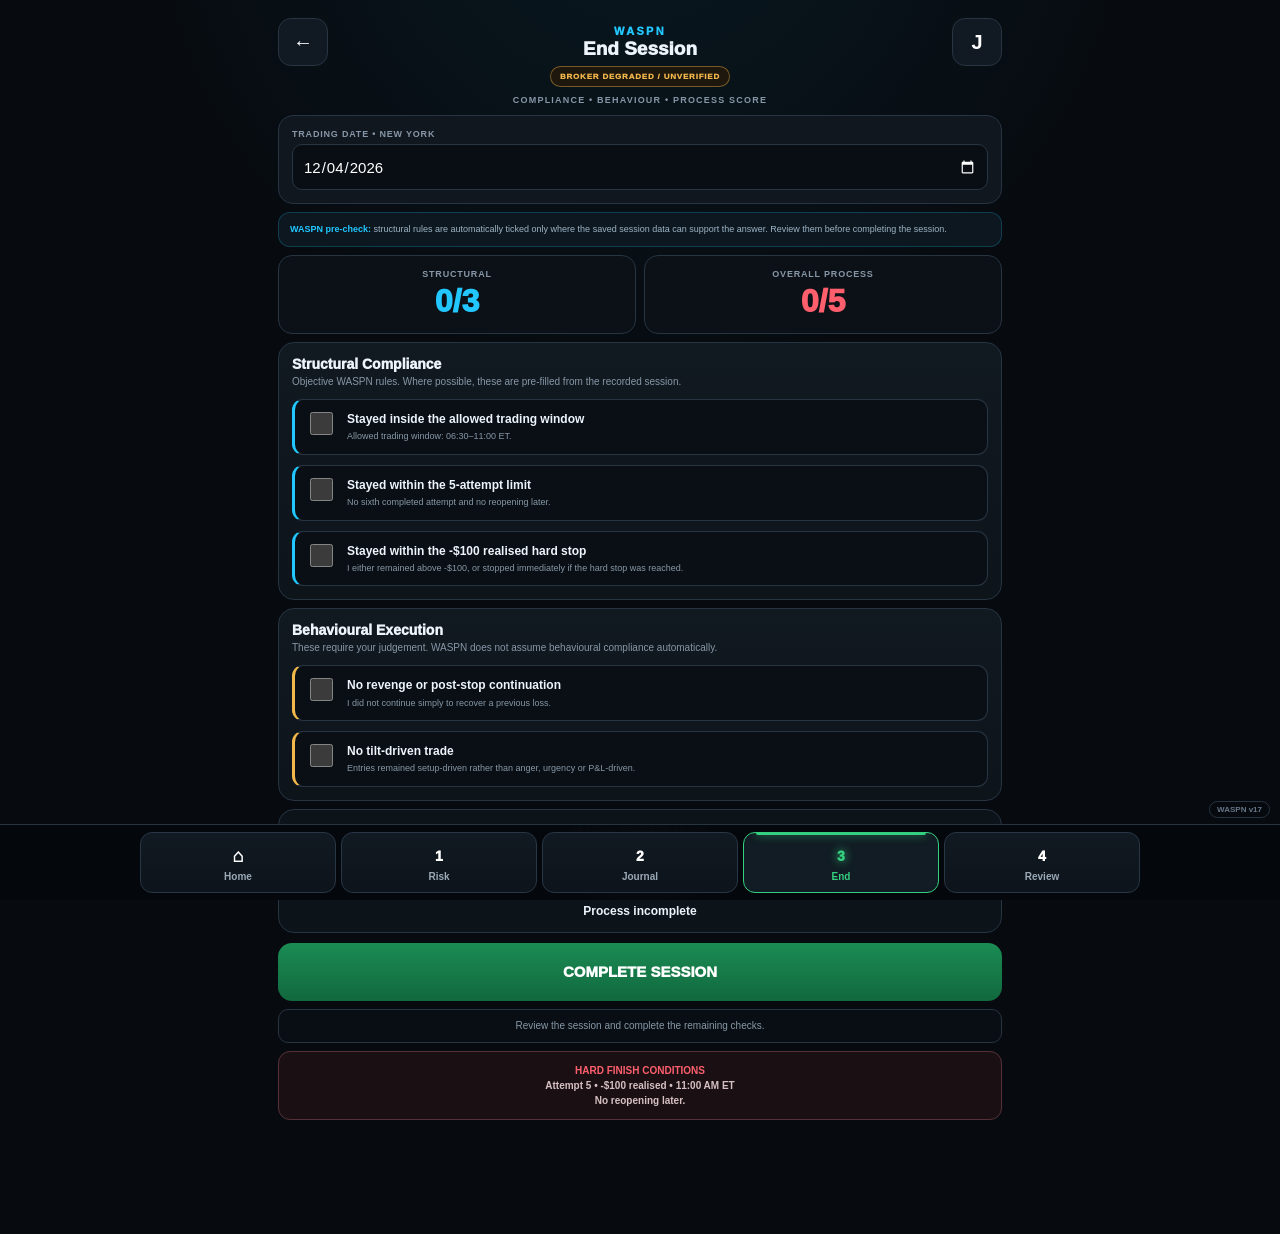
<file: compliance.html>
<!DOCTYPE html>
<html lang="en">

<head>

<meta charset="UTF-8">

<meta
  name="viewport"
  content="width=device-width,initial-scale=1.0,viewport-fit=cover"
>

<meta
  name="theme-color"
  content="#070b10"
>

<meta
  name="apple-mobile-web-app-capable"
  content="yes"
>

<meta
  name="apple-mobile-web-app-status-bar-style"
  content="black-translucent"
>

<meta
  name="apple-mobile-web-app-title"
  content="WASPN"
>

<meta
  name="mobile-web-app-capable"
  content="yes"
>

<meta
  name="color-scheme"
  content="dark"
>

<link
  rel="manifest"
  href="manifest.webmanifest"
>

<link
  rel="apple-touch-icon"
  href="apple-touch-icon.png"
>

<title>WASPN • End Session</title>


<style>

:root{

  --bg:#070b10;

  --panel:#10171f;
  --panel2:#151e28;

  --border:#273442;

  --text:#edf4fb;
  --muted:#8797a7;
  --muted2:#657687;

  --green:#35d07f;
  --red:#ff5f6d;
  --blue:#22c7ff;
  --amber:#f3b84b;

}


*{
  box-sizing:border-box;
}


html{

  min-height:100%;

  background:#070b10;

  -webkit-text-size-adjust:100%;

  scroll-behavior:smooth;

}


body{

  margin:0;

  min-height:100vh;
  min-height:100dvh;

  background:
    radial-gradient(
      circle at 50% -10%,
      rgba(34,199,255,.07),
      transparent 34%
    ),
    #070b10;

  color:var(--text);

  font-family:
    -apple-system,
    BlinkMacSystemFont,
    "Segoe UI",
    Arial,
    sans-serif;

}


button,
input{
  font:inherit;
}


button,
a{
  -webkit-tap-highlight-color:transparent;
}


.wrap{

  width:100%;
  max-width:760px;

  margin:0 auto;

  padding:
    max(
      10px,
      env(safe-area-inset-top)
    )
    10px
    max(
      24px,
      env(safe-area-inset-bottom)
    );

}



/* ========================================
   HEADER
======================================== */

.topbar{

  display:grid;

  grid-template-columns:
    50px 1fr 50px;

  align-items:center;

  gap:8px;

}


.icon-btn{

  width:50px;
  height:48px;

  display:flex;

  align-items:center;
  justify-content:center;

  border:
    1px solid
    var(--border);

  border-radius:13px;

  background:#111922;

  color:white;

  text-decoration:none;

  font-size:20px;
  font-weight:900;

}


.icon-btn:active{
  transform:scale(.97);
}


.product{
  text-align:center;
}


.wordmark{

  color:var(--blue);

  font-size:11px;
  font-weight:950;

  letter-spacing:2.3px;

}


.page-title{

  margin-top:1px;

  font-size:19px;
  font-weight:950;

}


.sub{

  margin:
    8px 0 10px;

  text-align:center;

  color:var(--muted);

  font-size:9px;
  font-weight:850;

  letter-spacing:1.2px;

  text-transform:uppercase;

}



/* ========================================
   DATE
======================================== */

.date-card{

  padding:13px;

  background:var(--panel);

  border:
    1px solid
    var(--border);

  border-radius:15px;

}


.label{

  color:var(--muted);

  font-size:9px;
  font-weight:900;

  letter-spacing:.8px;

  text-transform:uppercase;

}


input[type="date"]{

  width:100%;

  min-height:46px;

  margin-top:5px;

  padding:
    9px 10px;

  border:
    1px solid
    var(--border);

  border-radius:10px;

  background:#080e13;

  color:white;

  font-size:15px;

}



/* ========================================
   AUTO CHECK NOTICE
======================================== */

.auto-note{

  margin-top:8px;

  padding:
    10px 11px;

  background:#0c1720;

  border:
    1px solid
    rgba(34,199,255,.22);

  border-radius:12px;

  color:#9eb4c4;

  font-size:9px;

  line-height:1.45;

}


.auto-note strong{
  color:var(--blue);
}



/* ========================================
   SCORES
======================================== */

.score-grid{

  display:grid;

  grid-template-columns:
    1fr 1fr;

  gap:8px;

  margin-top:8px;

}


.score-card{

  padding:13px;

  text-align:center;

  background:#0b1117;

  border:
    1px solid
    var(--border);

  border-radius:14px;

}


.score-value{

  margin-top:4px;

  font-size:32px;
  font-weight:950;

}



/* ========================================
   SECTIONS
======================================== */

.section{

  margin-top:8px;

  padding:13px;

  background:
    linear-gradient(
      180deg,
      #111921,
      #0d141a
    );

  border:
    1px solid
    var(--border);

  border-radius:16px;

}


.section-title{

  font-size:14px;
  font-weight:950;

}


.section-copy{

  margin-top:3px;

  color:var(--muted);

  font-size:10px;

  line-height:1.4;

}



/* ========================================
   QUESTIONS
======================================== */

.question{

  margin-top:10px;

  display:flex;

  align-items:flex-start;

  gap:11px;

  padding:11px;

  background:#090f14;

  border:
    1px solid
    var(--border);

  border-radius:11px;

  cursor:pointer;

}


.question input{

  width:23px;
  height:23px;

  flex:0 0 auto;

  margin-top:1px;

  accent-color:var(--green);

}


.question-main{
  flex:1;
  min-width:0;
}


.question-top{

  display:flex;

  justify-content:space-between;
  align-items:flex-start;

  gap:8px;

}


.question-title{

  font-size:12px;
  font-weight:900;

  line-height:1.35;

}


.question-copy{

  margin-top:3px;

  color:var(--muted);

  font-size:9px;

  line-height:1.4;

}


.auto-badge{

  display:none;

  flex:0 0 auto;

  padding:
    3px 6px;

  border-radius:999px;

  background:#0d2733;

  border:
    1px solid
    rgba(34,199,255,.35);

  color:var(--blue);

  font-size:7px;
  font-weight:950;

  letter-spacing:.7px;

  text-transform:uppercase;

}


.auto-badge.show{
  display:inline-flex;
}


.structural{

  border-left:
    3px solid
    var(--blue);

}


.behavioural{

  border-left:
    3px solid
    var(--amber);

}



/* ========================================
   RESULT
======================================== */

.result{

  margin-top:8px;

  padding:14px;

  text-align:center;

  background:#0c1319;

  border:
    1px solid
    var(--border);

  border-radius:16px;

}


.result-score{

  font-size:
    clamp(
      46px,
      14vw,
      64px
    );

  font-weight:950;

  line-height:1;

}


.result-message{

  margin-top:6px;

  font-size:12px;
  font-weight:900;

}


.green{
  color:var(--green);
}


.amber{
  color:var(--amber);
}


.red{
  color:var(--red);
}


.blue{
  color:var(--blue);
}



/* ========================================
   SAVE
======================================== */

.save-btn{

  width:100%;

  min-height:58px;

  margin-top:10px;

  border:0;

  border-radius:14px;

  background:
    linear-gradient(
      180deg,
      #1b8c54,
      #11683d
    );

  color:white;

  font-size:15px;
  font-weight:950;

  cursor:pointer;

}


.save-btn:active{
  transform:scale(.99);
}


.status{

  margin-top:8px;

  padding:9px;

  text-align:center;

  background:#080e13;

  border:
    1px solid
    var(--border);

  border-radius:10px;

  color:var(--muted);

  font-size:10px;

  line-height:1.4;

}



/* ========================================
   RULE
======================================== */

.rule{

  margin-top:8px;

  padding:11px;

  text-align:center;

  background:#1a1013;

  border:
    1px solid
    #563038;

  border-radius:12px;

  color:#d6c0c4;

  font-size:10px;
  font-weight:800;

  line-height:1.5;

}



/* ========================================
   DESKTOP
======================================== */

@media(min-width:700px){

  .wrap{
    padding:18px;
  }

}

</style>

</head>



<body>


<div
  class="wrap"
  id="top"
>


<header>

  <div class="topbar">

    <a
      href="index.html"
      class="icon-btn"
      aria-label="Home"
    >
      ←
    </a>


    <div class="product">

      <div class="wordmark">
        WASPN
      </div>

      <div class="page-title">
        End Session
      </div>

    </div>


    <a
      href="journal.html"
      class="icon-btn"
      aria-label="Journal"
    >
      J
    </a>

  </div>


  <div class="sub">
    Compliance • Behaviour • Process Score
  </div>

</header>



<section class="date-card">

  <div class="label">
    Trading Date • New York
  </div>

  <input
    id="date"
    type="date"
  >

</section>



<div class="auto-note">

  <strong>
    WASPN pre-check:
  </strong>

  structural rules are automatically ticked only where the saved session data can support the answer. Review them before completing the session.

</div>



<div class="score-grid">

  <div class="score-card">

    <div class="label">
      Structural
    </div>

    <div
      id="complianceScore"
      class="score-value blue"
    >
      0/3
    </div>

  </div>


  <div class="score-card">

    <div class="label">
      Overall Process
    </div>

    <div
      id="processScoreTop"
      class="score-value red"
    >
      0/5
    </div>

  </div>

</div>



<section class="section">

  <div class="section-title">
    Structural Compliance
  </div>

  <div class="section-copy">
    Objective WASPN rules. Where possible, these are pre-filled from the recorded session.
  </div>


  <label class="question structural">

    <input
      id="q1"
      type="checkbox"
    >

    <div class="question-main">

      <div class="question-top">

        <div class="question-title">
          Stayed inside the allowed trading window
        </div>

        <span
          id="auto1"
          class="auto-badge"
        >
          Auto
        </span>

      </div>

      <div class="question-copy">
        Allowed trading window: 06:30–11:00 ET.
      </div>

    </div>

  </label>


  <label class="question structural">

    <input
      id="q2"
      type="checkbox"
    >

    <div class="question-main">

      <div class="question-top">

        <div class="question-title">
          Stayed within the 5-attempt limit
        </div>

        <span
          id="auto2"
          class="auto-badge"
        >
          Auto
        </span>

      </div>

      <div class="question-copy">
        No sixth completed attempt and no reopening later.
      </div>

    </div>

  </label>


  <label class="question structural">

    <input
      id="q3"
      type="checkbox"
    >

    <div class="question-main">

      <div class="question-top">

        <div class="question-title">
          Stayed within the -$100 realised hard stop
        </div>

        <span
          id="auto3"
          class="auto-badge"
        >
          Auto
        </span>

      </div>

      <div class="question-copy">
        I either remained above -$100, or stopped immediately if the hard stop was reached.
      </div>

    </div>

  </label>

</section>



<section class="section">

  <div class="section-title">
    Behavioural Execution
  </div>

  <div class="section-copy">
    These require your judgement. WASPN does not assume behavioural compliance automatically.
  </div>


  <label class="question behavioural">

    <input
      id="q4"
      type="checkbox"
    >

    <div class="question-main">

      <div class="question-title">
        No revenge or post-stop continuation
      </div>

      <div class="question-copy">
        I did not continue simply to recover a previous loss.
      </div>

    </div>

  </label>


  <label class="question behavioural">

    <input
      id="q5"
      type="checkbox"
    >

    <div class="question-main">

      <div class="question-title">
        No tilt-driven trade
      </div>

      <div class="question-copy">
        Entries remained setup-driven rather than anger, urgency or P&amp;L-driven.
      </div>

    </div>

  </label>

</section>



<section class="result">

  <div class="label">
    Session Process Score
  </div>

  <div
    id="processScore"
    class="result-score red"
  >
    0/5
  </div>

  <div
    id="message"
    class="result-message"
  >
    Process incomplete
  </div>

</section>



<button
  id="saveBtn"
  class="save-btn"
  type="button"
>
  COMPLETE SESSION
</button>


<div
  id="status"
  class="status"
>
  End-of-session review not saved.
</div>



<div class="rule">

  <strong style="color:var(--red);">
    HARD FINISH CONDITIONS
  </strong>

  <br>

  Attempt 5 • -$100 realised • 11:00 AM ET

  <br>

  No reopening later.

</div>


</div>



<script src="session-rules.js?v=6"></script>
<script>

const STORAGE_KEY =
  "waspnJournalV2";


const q = [

  document.getElementById(
    "q1"
  ),

  document.getElementById(
    "q2"
  ),

  document.getElementById(
    "q3"
  ),

  document.getElementById(
    "q4"
  ),

  document.getElementById(
    "q5"
  )

];


const autoBadges = [

  document.getElementById(
    "auto1"
  ),

  document.getElementById(
    "auto2"
  ),

  document.getElementById(
    "auto3"
  )

];



/* ========================================
   STORAGE
======================================== */

function getJournal(){

  try{

    return JSON.parse(
      localStorage.getItem(
        STORAGE_KEY
      )
    ) || {};

  }

  catch{

    return {};

  }

}


function saveJournal(journal){
  WASPNSession.writeJournal(journal);
}



/* ========================================
   NEW YORK DATE
======================================== */

function getNyDate(){

  const parts =
    new Intl.DateTimeFormat(
      "en-CA",
      {

        timeZone:
          "America/New_York",

        year:
          "numeric",

        month:
          "2-digit",

        day:
          "2-digit"

      }
    )
    .formatToParts(
      new Date()
    );


  const data =
    {};


  parts.forEach(
    part => {

      if(
        part.type !==
        "literal"
      ){

        data[
          part.type
        ] =
          part.value;

      }

    }
  );


  return (

    data.year +
    "-" +
    data.month +
    "-" +
    data.day

  );

}



/* ========================================
   SCORING
======================================== */

function complianceScore(){

  return [

    q[0].checked,
    q[1].checked,
    q[2].checked

  ]
  .filter(
    Boolean
  )
  .length;

}


function processScore(){

  return q
    .filter(
      item =>
        item.checked
    )
    .length;

}


function updateScores(){

  const compliance =
    complianceScore();


  const process =
    processScore();


  document.getElementById(
    "complianceScore"
  ).textContent =
    compliance +
    "/3";


  const top =
    document.getElementById(
      "processScoreTop"
    );


  const main =
    document.getElementById(
      "processScore"
    );


  const message =
    document.getElementById(
      "message"
    );


  top.textContent =
    process +
    "/5";


  main.textContent =
    process +
    "/5";


  if(
    process === 5
  ){

    top.className =
      "score-value green";


    main.className =
      "result-score green";


    message.textContent =
      "Fully compliant WASPN session";

  }

  else if(
    process >= 3
  ){

    top.className =
      "score-value amber";


    main.className =
      "result-score amber";


    message.textContent =
      "Partial process compliance";

  }

  else{

    top.className =
      "score-value red";


    main.className =
      "result-score red";


    message.textContent =
      "Process incomplete";

  }

}



/* ========================================
   AUTO CHECK HELPERS
======================================== */

function clearAutoBadges(){

  autoBadges.forEach(
    badge => {

      badge.classList.remove(
        "show"
      );

    }
  );

}


function showAuto(
  index
){

  autoBadges[
    index
  ].classList.add(
    "show"
  );

}


function tradeTimeInsideWindow(value){ return WASPNSession.timeInsideWindow(value); }


/* ========================================
   STRUCTURAL PRE-FILL
======================================== */

function applyStructuralPrefill(day){
  const trades = Array.isArray(day?.trades) ? day.trades : [];
  const live = day?.liveRisk;
  // Timing absence is unknown. Broker evidence is required for attempt autofill.
  if (!live?.windowBreach && trades.length && trades.every(t => tradeTimeInsideWindow(t?.entryTime) === true)) {
    q[0].checked = true; showAuto(0);
  }
  if (day?.brokerJournal?.complete === true && day.brokerJournal.dataFresh === true) {
    const maximum = Math.max(Number(live?.maxAttemptReached || 0), Number(live?.attempt || 0), trades.length, Number(day.brokerJournal.entryCount || 0));
    if (Number.isFinite(maximum) && maximum <= WASPNSession.MAX_ATTEMPTS) { q[1].checked = true; showAuto(1); }
  }
  // A stored hard-stop flag cannot establish that no later entry occurred.
  // Hard-stop compliance therefore remains a manual attestation.
}


/* ========================================
   LOAD DAY
======================================== */

function loadDay(){

  q.forEach(
    item => {

      item.checked =
        false;

    }
  );


  clearAutoBadges();


  const date =
    document.getElementById(
      "date"
    ).value;


  const day =
    getJournal()[
      date
    ];


  if(
    day?.sessionScore
  ){

    const answers =
      day.sessionScore.answers ||
      {};


    q[0].checked =
      !!answers.insideWindow;


    q[1].checked =
      !!answers.stoppedByFive;


    q[2].checked =
      !!answers.respectedHardStop;


    q[3].checked =
      !!answers.noRevengeContinuation;


    q[4].checked =
      !!answers.noTiltTrade;

  }

  else{

    if(
      day?.compliance
    ){

      q[0].checked =
        !!day.compliance.window;


      q[1].checked =
        !!day.compliance.attempts;


      q[2].checked =
        !!day.compliance.stop;

    }


    const before = [

      q[0].checked,
      q[1].checked,
      q[2].checked

    ];


    applyStructuralPrefill(
      day
    );


    before.forEach(
      (
        alreadyChecked,
        index
      ) => {

        if(
          alreadyChecked
        ){

          autoBadges[
            index
          ].classList.remove(
            "show"
          );

        }

      }
    );

  }


  if (day?.liveRisk?.windowBreach) { q[0].checked = false; autoBadges[0].classList.remove("show"); }

  updateScores();


  const status =
    document.getElementById(
      "status"
    );


  status.style.color =
    "";


  if(
    day?.sessionScore?.savedAt
  ){

    status.textContent =
      "Loaded completed session • Process " +
      day.sessionScore.score +
      "/5";


    status.style.color =
      "var(--blue)";

  }

  else if(
    day
  ){

    const autoCount =
      autoBadges.filter(
        badge =>
          badge.classList.contains(
            "show"
          )
      ).length;


    status.textContent =
      autoCount > 0

        ? autoCount +
          " structural check(s) pre-filled from the recorded session."

        : "Review the session and complete the remaining checks.";


    status.style.color =
      autoCount > 0
        ? "var(--blue)"
        : "var(--muted)";

  }

  else{

    status.textContent =
      "No WASPN session record found for this date.";


    status.style.color =
      "var(--muted)";

  }

}



/* ========================================
   SAVE SESSION
======================================== */

function saveEndSession(){

  const date =
    document.getElementById(
      "date"
    ).value;


  if(
    !date
  ){

    alert(
      "Choose a trading date."
    );

    return;

  }


  const journal =
    getJournal();


  const existing =
    journal[
      date
    ] || {
      date
    };


  const now =
    new Date()
      .toISOString();


  const compliance = {

    window:
      q[0].checked,

    attempts:
      q[1].checked,

    stop:
      q[2].checked,

    score:
      complianceScore(),

    outOf:
      3,

    savedAt:
      now

  };


  const answers = {

    insideWindow:
      q[0].checked,

    stoppedByFive:
      q[1].checked,

    respectedHardStop:
      q[2].checked,

    noRevengeContinuation:
      q[3].checked,

    noTiltTrade:
      q[4].checked

  };


  const sessionScore = {

    score:
      processScore(),

    outOf:
      5,

    answers,

    savedAt:
      now

  };


  journal[
    date
  ] = {

    ...existing,

    date,

    compliance,

    sessionScore,

    sessionCompletedAt:
      now,

    lastUpdated:
      now

  };


  saveJournal(
    journal
  );


  clearAutoBadges();


  const status =
    document.getElementById(
      "status"
    );


  status.textContent =
    "Session completed • Compliance " +
    compliance.score +
    "/3 • Process " +
    sessionScore.score +
    "/5";


  status.style.color =
    "var(--green)";

}



/* ========================================
   START
======================================== */

function setToday(){

  document.getElementById(
    "date"
  ).value =
    getNyDate();

}


q.forEach(
  item => {

    item.addEventListener(
      "change",
      updateScores
    );

  }
);


document.getElementById(
  "date"
)
.addEventListener(
  "change",
  loadDay
);


document.getElementById(
  "saveBtn"
)
.addEventListener(
  "click",
  saveEndSession
);


window.addEventListener(
  "pageshow",
  loadDay
);


window.addEventListener(
  "focus",
  loadDay
);


setToday();

loadDay();

</script>

<script src="tradezero-live.js?v=4"></script>
<script src="workflow-nav.js?v=5"></script>

</body>

</html>
</file>
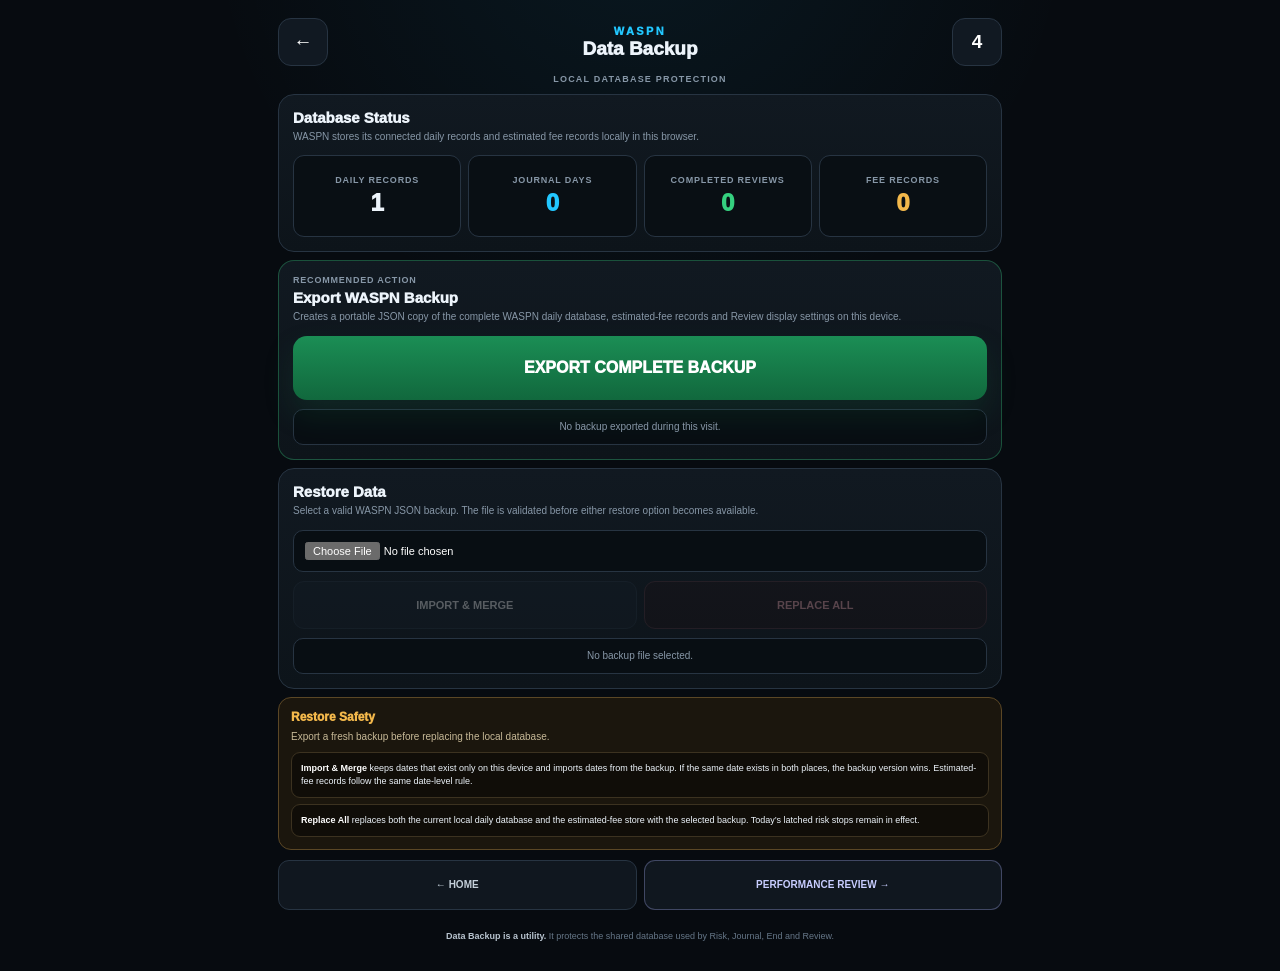
<file: data-backup.html>
<!DOCTYPE html>
<html lang="en">
<head>

<meta charset="UTF-8">
<meta name="viewport" content="width=device-width,initial-scale=1.0,viewport-fit=cover">
<meta name="theme-color" content="#070b10">
<meta name="apple-mobile-web-app-capable" content="yes">
<meta name="apple-mobile-web-app-status-bar-style" content="black-translucent">
<meta name="apple-mobile-web-app-title" content="WASPN">
<meta name="mobile-web-app-capable" content="yes">
<meta name="color-scheme" content="dark">

<link rel="manifest" href="manifest.webmanifest">
<link rel="apple-touch-icon" href="apple-touch-icon.png">

<title>WASPN • Data Backup</title>

<style>
:root{
  --bg:#070b10;
  --panel:#10171f;
  --panel2:#151e28;
  --border:#273442;
  --text:#edf4fb;
  --muted:#8797a7;
  --muted2:#657687;
  --green:#35d07f;
  --red:#ff5f6d;
  --blue:#22c7ff;
  --amber:#f3b84b;
}

*{
  box-sizing:border-box;
}

html{
  min-height:100%;
  background:#070b10;
  -webkit-text-size-adjust:100%;
  scroll-behavior:smooth;
}

body{
  margin:0;
  min-height:100vh;
  min-height:100dvh;
  background:
    radial-gradient(
      circle at 50% -10%,
      rgba(34,199,255,.07),
      transparent 35%
    ),
    #070b10;
  color:var(--text);
  font-family:
    -apple-system,
    BlinkMacSystemFont,
    "Segoe UI",
    Arial,
    Helvetica,
    sans-serif;
}

button,
input{
  font:inherit;
}

button,
a{
  -webkit-tap-highlight-color:transparent;
}

.wrap{
  width:100%;
  max-width:760px;
  margin:0 auto;
  padding:
    max(10px,env(safe-area-inset-top))
    10px
    max(24px,env(safe-area-inset-bottom));
}

.topbar{
  display:grid;
  grid-template-columns:50px 1fr 50px;
  align-items:center;
  gap:8px;
}

.icon-btn{
  width:50px;
  height:48px;
  display:flex;
  align-items:center;
  justify-content:center;
  border:1px solid var(--border);
  border-radius:13px;
  background:#111922;
  color:white;
  text-decoration:none;
  font-size:19px;
  font-weight:900;
}

.icon-btn:active{
  transform:scale(.97);
}

.product{
  text-align:center;
}

.wordmark{
  color:var(--blue);
  font-size:11px;
  font-weight:950;
  letter-spacing:2.4px;
}

.page-title{
  margin-top:1px;
  font-size:19px;
  font-weight:950;
}

.sub{
  margin:8px 0 10px;
  text-align:center;
  color:var(--muted);
  font-size:9px;
  font-weight:850;
  letter-spacing:1.2px;
  text-transform:uppercase;
}

.card{
  margin-top:8px;
  padding:14px;
  background:
    linear-gradient(
      180deg,
      #111921,
      #0d141a
    );
  border:1px solid var(--border);
  border-radius:16px;
}

.label{
  color:var(--muted);
  font-size:9px;
  font-weight:900;
  letter-spacing:.8px;
  text-transform:uppercase;
}

.card-title{
  font-size:15px;
  font-weight:950;
}

.card-copy{
  margin-top:4px;
  color:var(--muted);
  font-size:10px;
  line-height:1.45;
}

.database-status{
  display:grid;
  grid-template-columns:1fr 1fr;
  gap:7px;
  margin-top:10px;
}

.metric{
  min-height:82px;
  display:flex;
  flex-direction:column;
  justify-content:center;
  padding:10px;
  text-align:center;
  background:#090f14;
  border:1px solid var(--border);
  border-radius:11px;
}

.metric-value{
  margin-top:4px;
  font-size:24px;
  font-weight:950;
}

.green{
  color:var(--green);
}

.red{
  color:var(--red);
}

.blue{
  color:var(--blue);
}

.amber{
  color:var(--amber);
}

.export-card{
  border-color:rgba(53,208,127,.32);
}

.export-btn{
  width:100%;
  min-height:64px;
  margin-top:12px;
  border:0;
  border-radius:14px;
  background:
    linear-gradient(
      180deg,
      #1b8e55,
      #11683d
    );
  color:white;
  font-size:16px;
  font-weight:950;
  cursor:pointer;
  box-shadow:
    0 14px 30px
    rgba(20,120,70,.18);
}

.export-btn:active{
  transform:scale(.99);
}

.status{
  margin-top:9px;
  padding:10px;
  text-align:center;
  background:#080e13;
  border:1px solid var(--border);
  border-radius:10px;
  color:var(--muted);
  font-size:10px;
  line-height:1.4;
}

.import-card{
  margin-top:8px;
}

.file-wrap{
  margin-top:11px;
}

input[type="file"]{
  width:100%;
  padding:11px;
  border:1px solid var(--border);
  border-radius:10px;
  background:#080e13;
  color:white;
  font-size:11px;
}

.import-actions{
  display:grid;
  grid-template-columns:1fr 1fr;
  gap:7px;
  margin-top:9px;
}

.secondary-btn{
  min-height:48px;
  border:1px solid var(--border);
  border-radius:11px;
  background:#151e27;
  color:white;
  font-size:11px;
  font-weight:900;
  cursor:pointer;
}

.secondary-btn:disabled{
  opacity:.3;
  cursor:not-allowed;
}

.replace-btn{
  border-color:#56323a;
  background:#1d1115;
  color:#ffadb5;
}

.safety{
  margin-top:8px;
  padding:12px;
  background:#1b160d;
  border:1px solid #5b4725;
  border-radius:13px;
}

.safety-title{
  color:var(--amber);
  font-size:12px;
  font-weight:950;
}

.safety-copy{
  margin-top:5px;
  color:#c7b997;
  font-size:10px;
  line-height:1.5;
}

.action-definition{
  margin-top:8px;
  display:grid;
  gap:6px;
}

.definition{
  padding:9px;
  background:#100d08;
  border:1px solid #3c3220;
  border-radius:9px;
  font-size:9px;
  line-height:1.45;
}

.definition strong{
  color:white;
}

.nav{
  display:grid;
  grid-template-columns:1fr 1fr;
  gap:7px;
  margin-top:10px;
}

.nav-link{
  min-height:50px;
  display:flex;
  align-items:center;
  justify-content:center;
  padding:8px;
  border:1px solid var(--border);
  border-radius:11px;
  background:#10171f;
  color:#c5d0da;
  text-decoration:none;
  text-align:center;
  font-size:10px;
  font-weight:900;
}

.nav-link:active{
  transform:scale(.98);
}

.nav-link.review{
  color:#c8cdff;
  border-color:rgba(174,183,255,.3);
}

.utility-note{
  margin-top:10px;
  padding:10px;
  text-align:center;
  color:var(--muted2);
  font-size:9px;
  line-height:1.45;
}

.utility-note strong{
  color:#b8c4cf;
}

@media(min-width:700px){

  .wrap{
    padding:18px;
  }

  .database-status{
    grid-template-columns:
      repeat(
        4,
        1fr
      );
  }

}
</style>

</head>

<body>

<div class="wrap">

<header>

  <div class="topbar">

    <a
      href="index.html"
      class="icon-btn"
      aria-label="Home"
    >
      ←
    </a>

    <div class="product">

      <div class="wordmark">
        WASPN
      </div>

      <div class="page-title">
        Data Backup
      </div>

    </div>

    <a
      href="calendar-2026.html"
      class="icon-btn"
      aria-label="Performance Review"
    >
      4
    </a>

  </div>

  <div class="sub">
    Local Database Protection
  </div>

</header>


<section class="card">

  <div class="card-title">
    Database Status
  </div>

  <div class="card-copy">
    WASPN stores its connected daily records and estimated fee records locally in this browser.
  </div>


  <div class="database-status">

    <div class="metric">

      <div class="label">
        Daily Records
      </div>

      <div
        id="recordCount"
        class="metric-value"
      >
        0
      </div>

    </div>


    <div class="metric">

      <div class="label">
        Journal Days
      </div>

      <div
        id="journalCount"
        class="metric-value blue"
      >
        0
      </div>

    </div>


    <div class="metric">

      <div class="label">
        Completed Reviews
      </div>

      <div
        id="reviewCount"
        class="metric-value green"
      >
        0
      </div>

    </div>


    <div class="metric">

      <div class="label">
        Fee Records
      </div>

      <div
        id="feeRecordCount"
        class="metric-value amber"
      >
        0
      </div>

    </div>

  </div>

</section>


<section class="card export-card">

  <div class="label">
    Recommended Action
  </div>

  <div
    class="card-title"
    style="margin-top:4px;"
  >
    Export WASPN Backup
  </div>

  <div class="card-copy">
    Creates a portable JSON copy of the complete WASPN daily database, estimated-fee records and Review display settings on this device.
  </div>

  <button
    id="exportBtn"
    class="export-btn"
    type="button"
  >
    EXPORT COMPLETE BACKUP
  </button>

  <div
    id="exportStatus"
    class="status"
  >
    No backup exported during this visit.
  </div>

</section>


<section class="card import-card">

  <div class="card-title">
    Restore Data
  </div>

  <div class="card-copy">
    Select a valid WASPN JSON backup. The file is validated before either restore option becomes available.
  </div>

  <div class="file-wrap">

    <input
      id="fileInput"
      type="file"
      accept=".json,application/json"
    >

  </div>


  <div class="import-actions">

    <button
      id="mergeBtn"
      class="secondary-btn"
      type="button"
      disabled
    >
      IMPORT &amp; MERGE
    </button>

    <button
      id="replaceBtn"
      class="secondary-btn replace-btn"
      type="button"
      disabled
    >
      REPLACE ALL
    </button>

  </div>


  <div
    id="importStatus"
    class="status"
  >
    No backup file selected.
  </div>

</section>


<section class="safety">

  <div class="safety-title">
    Restore Safety
  </div>

  <div class="safety-copy">
    Export a fresh backup before replacing the local database.
  </div>


  <div class="action-definition">

    <div class="definition">

      <strong>
        Import &amp; Merge
      </strong>

      keeps dates that exist only on this device and imports dates from the backup. If the same date exists in both places, the backup version wins. Estimated-fee records follow the same date-level rule.

    </div>


    <div class="definition">

      <strong>
        Replace All
      </strong>

      replaces both the current local daily database and the estimated-fee store with the selected backup. Today’s latched risk stops remain in effect.

    </div>

  </div>

</section>


<div class="nav">

  <a
    href="index.html"
    class="nav-link"
  >
    ← HOME
  </a>

  <a
    href="calendar-2026.html"
    class="nav-link review"
  >
    PERFORMANCE REVIEW →
  </a>

</div>


<div class="utility-note">

  <strong>
    Data Backup is a utility.
  </strong>

  It protects the shared database used by Risk, Journal, End and Review.

</div>

</div>


<script src="session-rules.js?v=6"></script>
<script>

const STORAGE_KEY =
  "waspnJournalV2";

const FX_STORAGE_KEY =
  "waspnUsdGbpRateV1";

const ESTIMATED_FEES_KEY =
  "waspnEstimatedFeesV1";

const BACKUP_VERSION =
  3;


let pendingData =
  null;

let pendingSettings =
  null;

let pendingEstimatedFees =
  null;


/* ========================================
   JOURNAL STORAGE
======================================== */

function getJournal(){

  try{

    return JSON.parse(
      localStorage.getItem(
        STORAGE_KEY
      )
    ) || {};

  }

  catch{

    return {};

  }

}


function saveJournal(journal){
  WASPNSession.writeJournal(journal);
}


/* ========================================
   ESTIMATED FEES STORAGE
======================================== */

function getEstimatedFees(){

  try{

    return JSON.parse(
      localStorage.getItem(
        ESTIMATED_FEES_KEY
      )
    ) || {};

  }

  catch{

    return {};

  }

}


function saveEstimatedFees(
  data
){

  localStorage.setItem(
    ESTIMATED_FEES_KEY,
    JSON.stringify(
      data
    )
  );

}


/* ========================================
   VALIDATION HELPERS
======================================== */

function isDateKey(
  value
){

  return /^\d{4}-\d{2}-\d{2}$/
    .test(
      value
    );

}


function isPlainObject(
  value
){

  return (
    value !==
      null &&
    typeof value ===
      "object" &&
    !Array.isArray(
      value
    )
  );

}


/* ========================================
   JOURNAL VALIDATION
======================================== */

function validateJournalObject(
  data
){

  if(
    !isPlainObject(
      data
    )
  ){

    throw new Error(
      "The WASPN database in this backup is invalid."
    );

  }


  const keys =
    Object.keys(
      data
    );


  if(
    !keys.every(
      isDateKey
    )
  ){

    throw new Error(
      "The backup contains invalid daily record keys."
    );

  }


  for(
    const date
    of keys
  ){

    const day =
      data[
        date
      ];


    if(
      !isPlainObject(
        day
      )
    ){

      throw new Error(
        "Invalid daily record: " +
        date
      );

    }


    if(
      day.trades !==
        undefined &&
      !Array.isArray(
        day.trades
      )
    ){

      throw new Error(
        "Invalid trades record: " +
        date
      );

    }

  }


  return data;

}


/* ========================================
   ESTIMATED FEES VALIDATION
======================================== */

function validateEstimatedFeesObject(
  data
){

  if(
    data ===
      undefined ||
    data ===
      null
  ){

    return {};

  }


  if(
    !isPlainObject(
      data
    )
  ){

    throw new Error(
      "The estimated-fee store in this backup is invalid."
    );

  }


  const keys =
    Object.keys(
      data
    );


  if(
    !keys.every(
      isDateKey
    )
  ){

    throw new Error(
      "The backup contains invalid estimated-fee date keys."
    );

  }


  const clean =
    {};


  for(
    const date
    of keys
  ){

    const record =
      data[
        date
      ];


    if(
      !isPlainObject(
        record
      )
    ){

      throw new Error(
        "Invalid estimated-fee record: " +
        date
      );

    }


    const trades =
      Array.isArray(
        record.trades
      )
        ? record.trades
            .slice(
              0,
              5
            )
            .map(
              value => {

                if(
                  value ===
                    null ||
                  value ===
                    undefined ||
                  value ===
                    ""
                ){

                  return null;

                }


                const n =
                  Number(
                    value
                  );


                if(
                  !Number.isFinite(
                    n
                  ) ||
                  n < 0
                ){

                  throw new Error(
                    "Invalid estimated fee in " +
                    date
                  );

                }


                return n;

              }
            )
        : [
            null,
            null,
            null,
            null,
            null
          ];


    while(
      trades.length <
      5
    ){

      trades.push(
        null
      );

    }


    const total =
      trades.reduce(
        (
          sum,
          value
        ) =>
          sum +
          (
            Number.isFinite(
              Number(
                value
              )
            )
              ? Number(
                  value
                )
              : 0
          ),
        0
      );


    clean[
      date
    ] = {

      trades,

      total,

      updatedAt:
        typeof record.updatedAt ===
          "string"
          ? record.updatedAt
          : null

    };

  }


  return clean;

}


/* ========================================
   COUNTS
======================================== */

function updateCounts(){

  const journal =
    getJournal();


  const days =
    Object.values(
      journal
    );


  const estimatedFees =
    getEstimatedFees();


  document
    .getElementById(
      "recordCount"
    )
    .textContent =
      days.length;


  document
    .getElementById(
      "journalCount"
    )
    .textContent =
      days.filter(
        day =>
          !!day?.journalSavedAt
      )
      .length;


  document
    .getElementById(
      "reviewCount"
    )
    .textContent =
      days.filter(
        day =>
          !!day?.sessionScore?.savedAt ||
          !!day?.sessionCompletedAt
      )
      .length;


  document
    .getElementById(
      "feeRecordCount"
    )
    .textContent =
      Object.keys(
        estimatedFees
      )
      .length;

}


/* ========================================
   EXPORT
======================================== */

function exportData(){

  const journal =
    getJournal();


  const estimatedFees =
    getEstimatedFees();


  const fxRate =
    Number(
      localStorage.getItem(
        FX_STORAGE_KEY
      )
    );


  const payload = {

    application:
      "WASPN",

    backupVersion:
      BACKUP_VERSION,

    storageKey:
      STORAGE_KEY,

    exportedAt:
      new Date()
        .toISOString(),

    recordCount:
      Object.keys(
        journal
      )
      .length,

    settings:{

      usdGbpRate:
        Number.isFinite(
          fxRate
        ) &&
        fxRate >
          0
          ? fxRate
          : null

    },

    estimatedFees,

    data:
      journal

  };


  const blob =
    new Blob(
      [
        JSON.stringify(
          payload,
          null,
          2
        )
      ],
      {
        type:
          "application/json"
      }
    );


  const url =
    URL.createObjectURL(
      blob
    );


  const link =
    document.createElement(
      "a"
    );


  const stamp =
    new Date()
      .toISOString()
      .slice(
        0,
        10
      );


  link.href =
    url;


  link.download =
    "WASPN-backup-" +
    stamp +
    ".json";


  document.body.appendChild(
    link
  );


  link.click();


  link.remove();


  setTimeout(
    () =>
      URL.revokeObjectURL(
        url
      ),
    1000
  );


  const status =
    document.getElementById(
      "exportStatus"
    );


  status.textContent =
    "Complete backup exported • " +
    Object.keys(
      journal
    )
    .length +
    " daily record(s) • " +
    Object.keys(
      estimatedFees
    )
    .length +
    " fee record(s).";


  status.style.color =
    "var(--green)";

}


/* ========================================
   BACKUP PAYLOAD VALIDATION
======================================== */

function validatePayload(
  parsed
){

  /*
    Current structured backup.
  */

  if(
    isPlainObject(
      parsed
    ) &&
    parsed.application ===
      "WASPN" &&
    isPlainObject(
      parsed.data
    )
  ){

    const data =
      validateJournalObject(
        parsed.data
      );


    const settings =
      isPlainObject(
        parsed.settings
      )
        ? parsed.settings
        : {};


    const estimatedFees =
      validateEstimatedFeesObject(
        parsed.estimatedFees
      );


    return {

      data,

      settings,

      estimatedFees

    };

  }


  /*
    Legacy raw date-keyed WASPN journal.

    Older backups did not contain a separate
    estimated-fee store, so it restores as empty.
  */

  if(
    isPlainObject(
      parsed
    )
  ){

    const data =
      validateJournalObject(
        parsed
      );


    return {

      data,

      settings:{},

      estimatedFees:{}

    };

  }


  throw new Error(
    "This is not a valid WASPN backup."
  );

}


/* ========================================
   IMPORT STATE
======================================== */

function setImportReady(
  ready
){

  document
    .getElementById(
      "mergeBtn"
    )
    .disabled =
      !ready;


  document
    .getElementById(
      "replaceBtn"
    )
    .disabled =
      !ready;

}


/* ========================================
   SETTINGS RESTORE
======================================== */

function restoreSettings(
  settings
){

  if(
    !isPlainObject(
      settings
    )
  ){

    return;

  }


  const fxRate =
    Number(
      settings.usdGbpRate
    );


  if(
    Number.isFinite(
      fxRate
    ) &&
    fxRate >
      0
  ){

    localStorage.setItem(
      FX_STORAGE_KEY,
      String(
        fxRate
      )
    );

  }

}


/* ========================================
   FILE SELECTION
======================================== */

document
  .getElementById(
    "fileInput"
  )
  .addEventListener(
    "change",
    async event => {

      pendingData =
        null;

      pendingSettings =
        null;

      pendingEstimatedFees =
        null;


      setImportReady(
        false
      );


      const file =
        event.target.files[
          0
        ];


      const status =
        document.getElementById(
          "importStatus"
        );


      if(
        !file
      ){

        status.textContent =
          "No backup file selected.";


        status.style.color =
          "var(--muted)";


        return;

      }


      try{

        const text =
          await file.text();


        const parsed =
          JSON.parse(
            text
          );


        const validated =
          validatePayload(
            parsed
          );


        pendingData =
          validated.data;


        pendingSettings =
          validated.settings;


        pendingEstimatedFees =
          validated.estimatedFees;


        status.textContent =
          "Validated • " +
          Object.keys(
            pendingData
          )
          .length +
          " daily record(s) • " +
          Object.keys(
            pendingEstimatedFees
          )
          .length +
          " fee record(s) ready to restore.";


        status.style.color =
          "var(--green)";


        setImportReady(
          true
        );

      }

      catch(
        error
      ){

        pendingData =
          null;

        pendingSettings =
          null;

        pendingEstimatedFees =
          null;


        setImportReady(
          false
        );


        status.textContent =
          error.message;


        status.style.color =
          "var(--red)";

      }

    }
  );


/* ========================================
   MERGE RESTORE
======================================== */

document
  .getElementById(
    "mergeBtn"
  )
  .addEventListener(
    "click",
    () => {

      if(
        !pendingData ||
        pendingEstimatedFees ===
          null
      ){

        return;

      }


      const existing =
        getJournal();


      const existingFees =
        getEstimatedFees();


      const merged = {

        ...existing,

        ...pendingData

      };


      const mergedFees = {

        ...existingFees,

        ...pendingEstimatedFees

      };


      saveJournal(
        merged
      );


      saveEstimatedFees(
        mergedFees
      );


      restoreSettings(
        pendingSettings
      );


      updateCounts();


      const status =
        document.getElementById(
          "importStatus"
        );


      status.textContent =
        "Merge complete • " +
        Object.keys(
          merged
        )
        .length +
        " daily record(s) • " +
        Object.keys(
          mergedFees
        )
        .length +
        " fee record(s).";


      status.style.color =
        "var(--green)";

    }
  );


/* ========================================
   REPLACE RESTORE
======================================== */

document
  .getElementById(
    "replaceBtn"
  )
  .addEventListener(
    "click",
    () => {

      if(
        !pendingData ||
        pendingEstimatedFees ===
          null
      ){

        return;

      }


      if(
        !confirm(
          "Replace ALL current local WASPN daily data and estimated-fee records with this backup? This cannot be undone unless you already exported a separate backup."
        )
      ){

        return;

      }


      saveJournal(
        pendingData
      );


      saveEstimatedFees(
        pendingEstimatedFees
      );


      restoreSettings(
        pendingSettings
      );


      updateCounts();


      const status =
        document.getElementById(
          "importStatus"
        );


      status.textContent =
        "Local database replaced • " +
        Object.keys(
          pendingData
        )
        .length +
        " daily record(s) • " +
        Object.keys(
          pendingEstimatedFees
        )
        .length +
        " fee record(s).";


      status.style.color =
        "var(--green)";

    }
  );


/* ========================================
   EXPORT BUTTON
======================================== */

document
  .getElementById(
    "exportBtn"
  )
  .addEventListener(
    "click",
    exportData
  );


/* ========================================
   REFRESH
======================================== */

window.addEventListener(
  "focus",
  updateCounts
);


window.addEventListener(
  "pageshow",
  updateCounts
);


window.addEventListener(
  "storage",
  updateCounts
);


updateCounts();

</script>

</body>
</html>
</file>
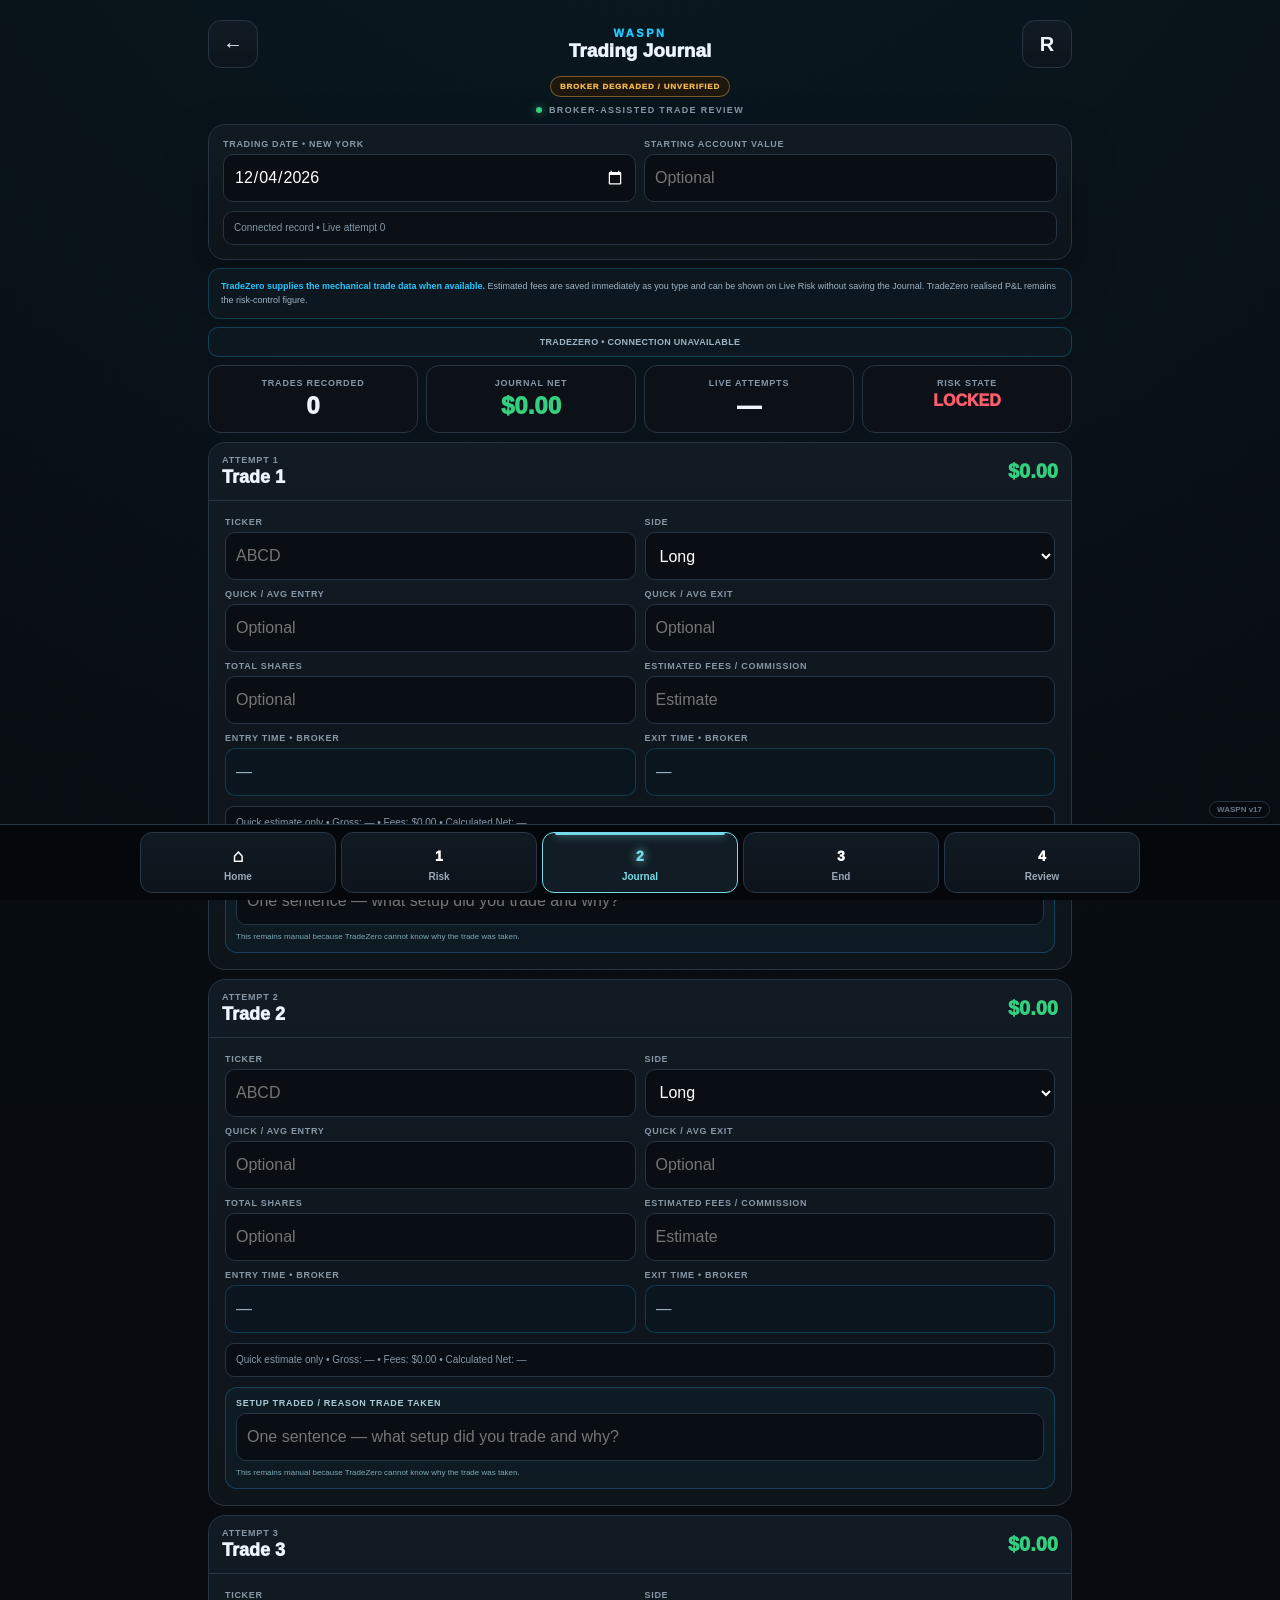
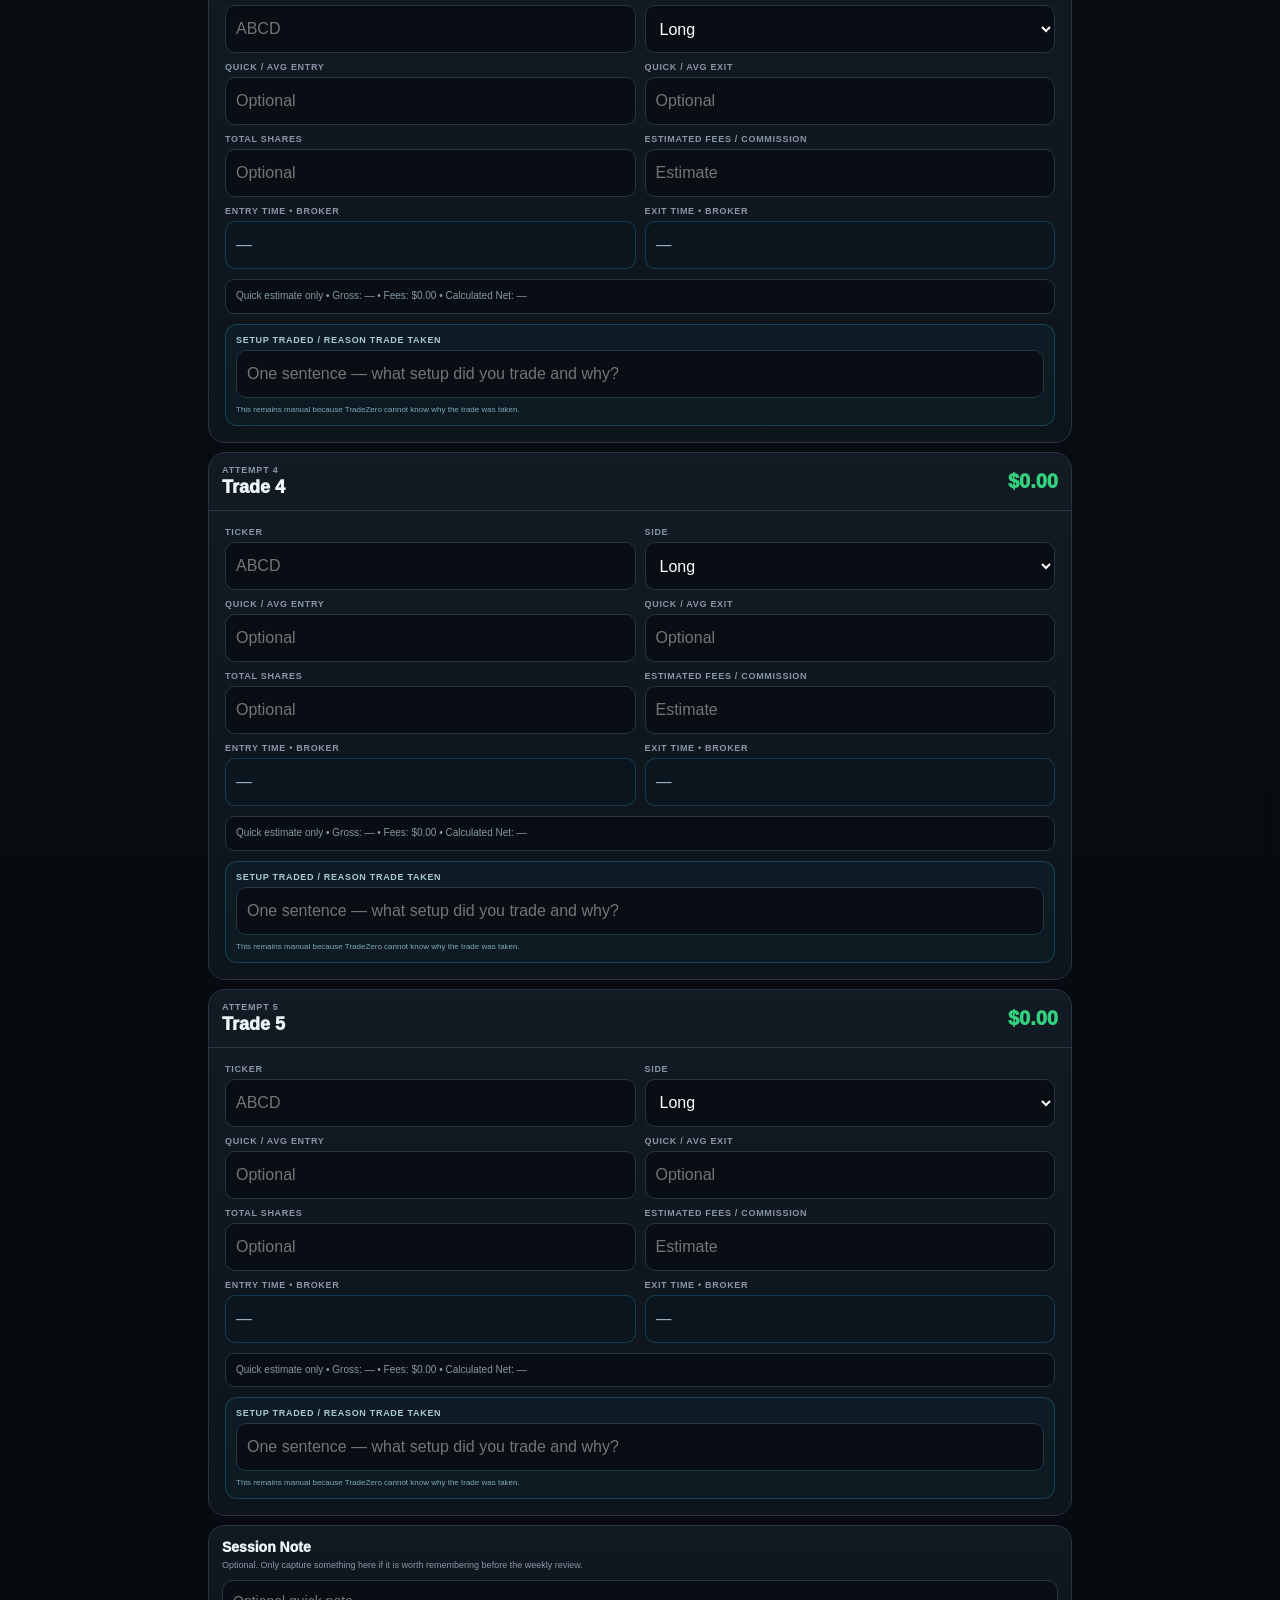
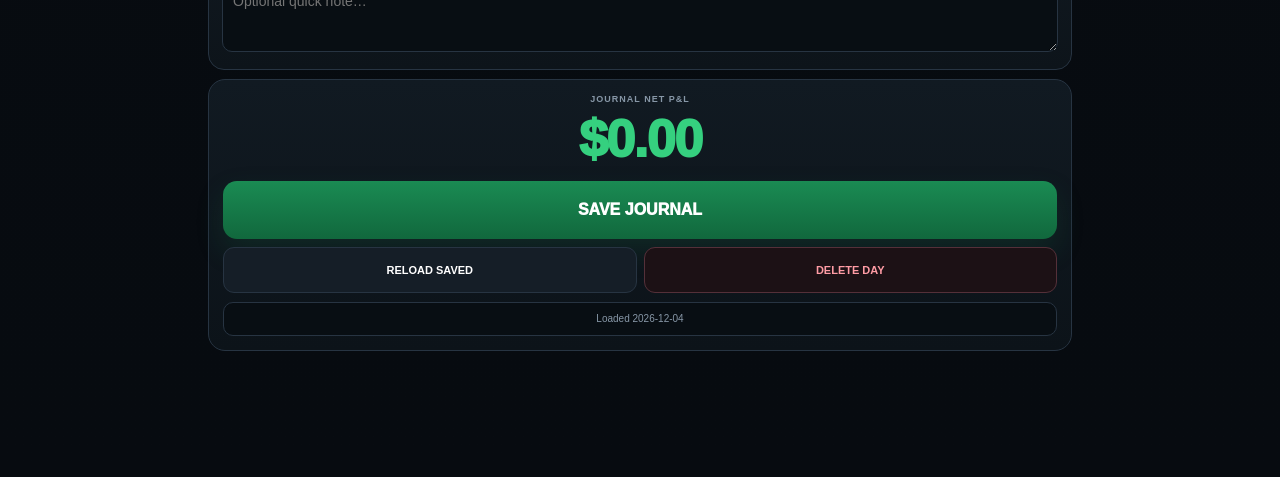
<file: journal.html>
<!DOCTYPE html>
<html lang="en">
<head>

<meta charset="UTF-8">

<meta
  name="viewport"
  content="width=device-width,initial-scale=1.0,viewport-fit=cover"
>

<meta name="theme-color" content="#070b10">

<meta
  name="apple-mobile-web-app-capable"
  content="yes"
>

<meta
  name="apple-mobile-web-app-status-bar-style"
  content="black-translucent"
>

<meta
  name="apple-mobile-web-app-title"
  content="WASPN"
>

<meta
  name="mobile-web-app-capable"
  content="yes"
>

<meta name="color-scheme" content="dark">

<link
  rel="manifest"
  href="manifest.webmanifest"
>

<link
  rel="apple-touch-icon"
  href="apple-touch-icon.png"
>

<title>WASPN • Trading Journal</title>

<style>

:root{
  --bg:#070b10;
  --panel:#10171f;
  --panel2:#151e28;
  --panel3:#0b1117;
  --border:#273442;
  --border2:#354656;
  --text:#edf4fb;
  --muted:#8797a7;
  --muted2:#657687;
  --green:#35d07f;
  --red:#ff5f6d;
  --blue:#22c7ff;
  --amber:#f3b84b;
  --shadow:0 18px 48px rgba(0,0,0,.24);
}

*{
  box-sizing:border-box;
}

html{
  min-height:100%;
  background:#070b10;
  -webkit-text-size-adjust:100%;
  scroll-behavior:smooth;
}

body{
  margin:0;
  min-height:100vh;
  min-height:100dvh;
  background:
    radial-gradient(
      circle at 50% -10%,
      rgba(34,199,255,.07),
      transparent 34%
    ),
    linear-gradient(
      180deg,
      #080d12,
      #070b10
    );
  color:var(--text);
  font-family:
    -apple-system,
    BlinkMacSystemFont,
    "Segoe UI",
    Arial,
    Helvetica,
    sans-serif;
}

button,
input,
select,
textarea{
  font:inherit;
}

button{
  touch-action:manipulation;
}

button,
a{
  -webkit-tap-highlight-color:transparent;
}

.wrap{
  width:100%;
  max-width:900px;
  margin:0 auto;
  padding:
    max(10px,env(safe-area-inset-top))
    10px
    max(24px,env(safe-area-inset-bottom));
}

.topbar{
  display:grid;
  grid-template-columns:50px 1fr 50px;
  align-items:center;
  gap:8px;
  margin-bottom:8px;
}

.icon-btn{
  width:50px;
  height:48px;
  display:flex;
  align-items:center;
  justify-content:center;
  border:1px solid var(--border);
  border-radius:13px;
  background:linear-gradient(180deg,#121b24,#0d141b);
  color:var(--text);
  text-decoration:none;
  font-size:20px;
  font-weight:900;
  cursor:pointer;
}

.icon-btn:active{
  transform:scale(.97);
}

.product-title{
  text-align:center;
}

.wordmark{
  color:var(--blue);
  font-size:11px;
  font-weight:950;
  letter-spacing:2.5px;
  text-transform:uppercase;
}

.module-name{
  margin-top:1px;
  font-size:19px;
  font-weight:950;
}

.product-strip{
  display:flex;
  justify-content:center;
  align-items:center;
  gap:7px;
  margin-bottom:9px;
  color:var(--muted);
  font-size:9px;
  font-weight:850;
  letter-spacing:1.3px;
  text-transform:uppercase;
}

.product-dot{
  width:6px;
  height:6px;
  border-radius:50%;
  background:var(--green);
  box-shadow:0 0 8px rgba(53,208,127,.8);
}

.session-card{
  padding:14px;
  background:linear-gradient(180deg,#111a22,#0d141a);
  border:1px solid var(--border);
  border-radius:17px;
  box-shadow:var(--shadow);
}

.session-grid{
  display:grid;
  grid-template-columns:1fr 1fr;
  gap:8px;
}

.field label{
  display:block;
  margin-bottom:5px;
  color:var(--muted);
  font-size:9px;
  font-weight:900;
  letter-spacing:.7px;
  text-transform:uppercase;
}

input,
select,
textarea{
  width:100%;
  border:1px solid var(--border);
  border-radius:10px;
  outline:none;
  background:#080e13;
  color:white;
}

input,
select{
  min-height:48px;
  padding:9px 10px;
  font-size:16px;
}

textarea{
  min-height:72px;
  padding:10px;
  resize:vertical;
  font-size:14px;
  line-height:1.45;
}

input:focus,
select:focus,
textarea:focus{
  border-color:var(--blue);
  box-shadow:0 0 0 2px rgba(34,199,255,.08);
}

.existing{
  display:none;
  margin-top:9px;
  padding:9px 10px;
  background:#0a1015;
  border:1px solid var(--border);
  border-radius:10px;
  color:var(--muted);
  font-size:10px;
  line-height:1.4;
}

.intraday-note{
  margin-top:8px;
  padding:11px 12px;
  background:#0c1720;
  border:1px solid rgba(34,199,255,.22);
  border-radius:12px;
  color:#9eb4c4;
  font-size:9px;
  line-height:1.5;
}

.intraday-note strong{
  color:var(--blue);
}

.daily-summary{
  display:grid;
  grid-template-columns:1fr 1fr;
  gap:8px;
  margin-top:8px;
}

.summary-box{
  min-width:0;
  padding:12px 10px;
  text-align:center;
  background:#0b1117;
  border:1px solid var(--border);
  border-radius:13px;
}

.label{
  color:var(--muted);
  font-size:9px;
  font-weight:900;
  letter-spacing:.8px;
  text-transform:uppercase;
}

.summary-value{
  margin-top:4px;
  font-size:24px;
  font-weight:950;
  font-variant-numeric:tabular-nums;
}

.green{
  color:var(--green);
}

.red{
  color:var(--red);
}

.blue{
  color:var(--blue);
}

.amber{
  color:var(--amber);
}

.trade{
  margin-top:9px;
  overflow:hidden;
  background:linear-gradient(180deg,#121a23,#0d141a);
  border:1px solid var(--border);
  border-radius:17px;
}

.trade-head{
  min-height:56px;
  display:flex;
  justify-content:space-between;
  align-items:center;
  gap:10px;
  padding:12px 13px;
  border-bottom:1px solid var(--border);
}

.trade-title-wrap{
  min-width:0;
}

.trade-kicker{
  color:var(--muted);
  font-size:9px;
  font-weight:900;
  letter-spacing:.8px;
  text-transform:uppercase;
}

.trade-title{
  margin-top:2px;
  font-size:18px;
  font-weight:950;
}

.pnl{
  flex:0 0 auto;
  font-size:20px;
  font-weight:950;
  font-variant-numeric:tabular-nums;
}

.trade-body{
  padding:12px;
}

.grid{
  display:grid;
  grid-template-columns:1fr 1fr;
  gap:9px;
}

.calculation{
  margin-top:10px;
  padding:9px 10px;
  background:#080e13;
  border:1px solid var(--border);
  border-radius:9px;
  color:var(--muted);
  font-size:10px;
  line-height:1.45;
}

.calculation.reconciled{
  color:#a9c9d6;
  border-color:rgba(34,199,255,.28);
  background:#0b151d;
}

.setup-field{
  margin-top:10px;
  padding:10px;
  background:rgba(34,199,255,.035);
  border:1px solid rgba(34,199,255,.24);
  border-radius:12px;
}

.setup-field label{
  color:#a9c9d6;
}

.setup-input{
  min-height:48px;
}

.setup-help{
  margin-top:6px;
  color:#7fa7b7;
  font-size:8px;
  line-height:1.4;
}

.notes-card{
  margin-top:9px;
  padding:13px;
  background:linear-gradient(180deg,#111921,#0d141a);
  border:1px solid var(--border);
  border-radius:16px;
}

.section-title{
  margin-bottom:4px;
  font-size:14px;
  font-weight:950;
}

.section-copy{
  margin-bottom:8px;
  color:var(--muted);
  font-size:9px;
  line-height:1.4;
}

.save-panel{
  margin-top:9px;
  padding:14px;
  background:linear-gradient(180deg,#111a22,#0c1319);
  border:1px solid var(--border);
  border-radius:17px;
}

.total-label{
  text-align:center;
  color:var(--muted);
  font-size:9px;
  font-weight:900;
  letter-spacing:1px;
  text-transform:uppercase;
}

.total{
  margin:5px 0 12px;
  text-align:center;
  font-size:clamp(38px,11vw,52px);
  font-weight:950;
  letter-spacing:-1.5px;
  font-variant-numeric:tabular-nums;
}

.save-btn{
  width:100%;
  min-height:58px;
  border:0;
  border-radius:14px;
  background:linear-gradient(180deg,#1a8b53,#11683d);
  color:white;
  font-size:16px;
  font-weight:950;
  cursor:pointer;
  box-shadow:0 12px 28px rgba(20,120,70,.18);
}

.save-btn:active{
  transform:scale(.99);
}

.secondary-actions{
  display:grid;
  grid-template-columns:1fr 1fr;
  gap:7px;
  margin-top:8px;
}

.secondary-btn{
  min-height:46px;
  border:1px solid var(--border);
  border-radius:11px;
  background:#151e27;
  color:white;
  font-size:11px;
  font-weight:900;
  cursor:pointer;
}

.secondary-btn.delete{
  color:#ff9ca5;
  border-color:#543039;
  background:#1c1115;
}

.status{
  margin-top:9px;
  padding:9px;
  text-align:center;
  color:var(--muted);
  background:#080e13;
  border:1px solid var(--border);
  border-radius:10px;
  font-size:10px;
  line-height:1.4;
}

.dirty{
  color:var(--amber);
}

@media(min-width:700px){

  .wrap{
    padding:20px 18px 30px;
  }

  .daily-summary{
    grid-template-columns:repeat(4,1fr);
  }

  .trade-body{
    padding:16px;
  }

}

</style>

</head>

<body>

<div class="wrap" id="top">

<header>

  <div class="topbar">

    <a
      href="index.html"
      class="icon-btn"
      aria-label="Home"
    >
      ←
    </a>

    <div class="product-title">

      <div class="wordmark">
        WASPN
      </div>

      <div class="module-name">
        Trading Journal
      </div>

    </div>

    <a
      href="live-risk.html"
      class="icon-btn"
      aria-label="Live Risk"
    >
      R
    </a>

  </div>

  <div class="product-strip">
    <span class="product-dot"></span>
    Broker-assisted trade review
  </div>

</header>

<section class="session-card">

  <div class="session-grid">

    <div class="field">

      <label>
        Trading Date • New York
      </label>

      <input
        id="tradeDate"
        type="date"
      >

    </div>

    <div class="field">

      <label>
        Starting Account Value
      </label>

      <input
        id="startValue"
        type="number"
        inputmode="decimal"
        step="0.01"
        placeholder="Optional"
      >

    </div>

  </div>

  <div
    id="existing"
    class="existing"
  ></div>

</section>

<div class="intraday-note">

  <strong>
    TradeZero supplies the mechanical trade data when available.
  </strong>

  Estimated fees are saved immediately as you type and can be shown on
  Live Risk without saving the Journal. TradeZero realised P&amp;L remains
  the risk-control figure.

</div>

<div class="daily-summary">

  <div class="summary-box">

    <div class="label">
      Trades Recorded
    </div>

    <div
      id="tradeCount"
      class="summary-value"
    >
      0
    </div>

  </div>

  <div class="summary-box">

    <div class="label">
      Journal Net
    </div>

    <div
      id="topDailyTotal"
      class="summary-value"
    >
      $0.00
    </div>

  </div>

  <div class="summary-box">

    <div class="label">
      Live Attempts
    </div>

    <div
      id="liveAttempt"
      class="summary-value"
    >
      —
    </div>

  </div>

  <div class="summary-box">

    <div class="label">
      Risk State
    </div>

    <div
      id="riskState"
      class="summary-value"
      style="font-size:16px;"
    >
      —
    </div>

  </div>

</div>

<div id="trades"></div>

<section class="notes-card">

  <div class="section-title">
    Session Note
  </div>

  <div class="section-copy">
    Optional. Only capture something here if it is worth remembering
    before the weekly review.
  </div>

  <textarea
    id="dailyNotes"
    placeholder="Optional quick note…"
  ></textarea>

</section>

<section class="save-panel">

  <div class="total-label">
    Journal Net P&amp;L
  </div>

  <div
    id="dailyTotal"
    class="total"
  >
    $0.00
  </div>

  <button
    id="saveBtn"
    class="save-btn"
    type="button"
  >
    SAVE JOURNAL
  </button>

  <div class="secondary-actions">

    <button
      id="loadBtn"
      class="secondary-btn"
      type="button"
    >
      RELOAD SAVED
    </button>

    <button
      id="deleteBtn"
      class="secondary-btn delete"
      type="button"
    >
      DELETE DAY
    </button>

  </div>

  <div
    id="status"
    class="status"
  >
    No changes saved yet.
  </div>

</section>

</div>

<script src="session-rules.js?v=6"></script>
<script>

const STORAGE_KEY =
  "waspnJournalV2";

const ESTIMATED_FEES_KEY =
  "waspnEstimatedFeesV1";

const tradeContainer =
  document.getElementById(
    "trades"
  );

let dirty =
  false;


function money(
  value
){

  const n =
    Number(
      value ||
      0
    );

  if(
    n > 0
  ){

    return (
      "+$" +
      n.toFixed(2)
    );

  }

  if(
    n < 0
  ){

    return (
      "-$" +
      Math.abs(n).toFixed(2)
    );

  }

  return "$0.00";

}


function getJournal(){

  try{

    return JSON.parse(
      localStorage.getItem(
        STORAGE_KEY
      )
    ) || {};

  }

  catch{

    return {};

  }

}


function saveJournal(journal){
  WASPNSession.writeJournal(journal);
}


function getEstimatedFeesStore(){

  try{

    return JSON.parse(
      localStorage.getItem(
        ESTIMATED_FEES_KEY
      )
    ) || {};

  }

  catch{

    return {};

  }

}


function saveEstimatedFeesStore(
  store
){

  localStorage.setItem(
    ESTIMATED_FEES_KEY,
    JSON.stringify(
      store
    )
  );

}


function getEstimatedFeeRecord(
  date
){

  const store =
    getEstimatedFeesStore();

  const record =
    store[
      date
    ];

  if(
    !record ||
    typeof record !==
      "object"
  ){

    return {
      trades:[
        null,
        null,
        null,
        null,
        null
      ],
      total:0
    };

  }

  return {

    ...record,

    trades:
      Array.isArray(
        record.trades
      )
        ? record.trades
            .slice(
              0,
              5
            )
        : [
            null,
            null,
            null,
            null,
            null
          ]

  };

}


function syncEstimatedFees(){

  const date =
    document.getElementById(
      "tradeDate"
    ).value;

  if(
    !date
  ){

    return;

  }

  const fees =
    [];

  for(
    let i = 1;
    i <= 5;
    i++
  ){

    const raw =
      String(
        document.getElementById(
          "fees" +
          i
        ).value ||
        ""
      )
      .trim();

    if(
      raw ===
      ""
    ){

      fees.push(
        null
      );

      continue;

    }

    const value =
      Number(
        raw
      );

    fees.push(
      Number.isFinite(
        value
      )
        ? Math.max(
            0,
            value
          )
        : null
    );

  }

  const total =
    fees.reduce(
      (
        sum,
        value
      ) =>
        sum +
        (
          Number.isFinite(
            Number(
              value
            )
          )
            ? Number(
                value
              )
            : 0
        ),
      0
    );

  const store =
    getEstimatedFeesStore();

  store[
    date
  ] = {
    trades:fees,
    total,
    updatedAt:
      new Date()
        .toISOString()
  };

  saveEstimatedFeesStore(
    store
  );

}


function clearEstimatedFeesForDate(
  date
){

  const store =
    getEstimatedFeesStore();

  delete store[
    date
  ];

  saveEstimatedFeesStore(
    store
  );

}


function getNyDate(){

  const parts =
    new Intl.DateTimeFormat(
      "en-CA",
      {
        timeZone:"America/New_York",
        year:"numeric",
        month:"2-digit",
        day:"2-digit"
      }
    )
    .formatToParts(
      new Date()
    );

  const data =
    {};

  parts.forEach(
    part => {

      if(
        part.type !==
        "literal"
      ){

        data[
          part.type
        ] =
          part.value;

      }

    }
  );

  return (
    data.year +
    "-" +
    data.month +
    "-" +
    data.day
  );

}


function setDirty(){

  dirty =
    true;

  const status =
    document.getElementById(
      "status"
    );

  status.style.color =
    "";

  status.textContent =
    "Unsaved changes";

  status.className =
    "status dirty";

}


function clearDirty(
  message
){

  dirty =
    false;

  const status =
    document.getElementById(
      "status"
    );

  status.style.color =
    "";

  status.textContent =
    message;

  status.className =
    "status";

}


function parseNullableNumber(
  value
){

  const raw =
    String(
      value ??
      ""
    ).trim();

  if(
    raw ===
    ""
  ){

    return null;

  }

  const n =
    Number(
      raw
    );

  return Number.isFinite(
    n
  )
    ? n
    : null;

}


function hasBrokerActual(
  trade
){

  return (
    trade &&
    typeof trade.actualNet ===
      "number" &&
    Number.isFinite(
      trade.actualNet
    )
  );

}


function authoritativeTradeNet(
  trade,
  calculatedValue = null
){

  if(
    hasBrokerActual(
      trade
    )
  ){

    return Number(
      trade.actualNet
    );

  }

  if(
    calculatedValue !==
      null &&
    Number.isFinite(
      calculatedValue
    )
  ){

    return calculatedValue;

  }

  if(
    trade &&
    typeof trade.netPnl ===
      "number" &&
    Number.isFinite(
      trade.netPnl
    )
  ){

    return Number(
      trade.netPnl
    );

  }

  if(
    trade &&
    typeof trade.calculatedNet ===
      "number" &&
    Number.isFinite(
      trade.calculatedNet
    )
  ){

    return Number(
      trade.calculatedNet
    );

  }

  return 0;

}


function createTrade(
  i
){

  const section =
    document.createElement(
      "section"
    );

  section.className =
    "trade";

  section.innerHTML = `
    <div class="trade-head">

      <div class="trade-title-wrap">
        <div class="trade-kicker">
          Attempt ${i}
        </div>
        <div class="trade-title">
          Trade ${i}
        </div>
      </div>

      <div
        id="tradePnl${i}"
        class="pnl"
        data-pnl="0"
      >
        $0.00
      </div>

    </div>

    <div class="trade-body">

      <div class="grid">

        <div class="field">
          <label>Ticker</label>
          <input
            id="ticker${i}"
            autocomplete="off"
            autocapitalize="characters"
            placeholder="ABCD"
          >
        </div>

        <div class="field">
          <label>Side</label>
          <select id="side${i}">
            <option value="long">Long</option>
            <option value="short">Short</option>
          </select>
        </div>

        <div class="field">
          <label>Quick / Avg Entry</label>
          <input
            id="entryPrice${i}"
            type="number"
            inputmode="decimal"
            step="0.0001"
            placeholder="Optional"
          >
        </div>

        <div class="field">
          <label>Quick / Avg Exit</label>
          <input
            id="exitPrice${i}"
            type="number"
            inputmode="decimal"
            step="0.0001"
            placeholder="Optional"
          >
        </div>

        <div class="field">
          <label>Total Shares</label>
          <input
            id="shares${i}"
            type="number"
            inputmode="numeric"
            step="1"
            placeholder="Optional"
          >
        </div>

        <div class="field">

          <label>
            Estimated Fees / Commission
          </label>

          <input
            id="fees${i}"
            type="number"
            inputmode="decimal"
            min="0"
            step="0.01"
            placeholder="Estimate"
          >

        </div>

      </div>

      <div
        id="calcText${i}"
        class="calculation"
      >
        Quick estimate only • Gross: — • Fees: $0.00 • Calculated Net: —
      </div>

      <div class="setup-field">

        <div class="field">

          <label>
            Setup Traded / Reason Trade Taken
          </label>

          <input
            id="setupReason${i}"
            class="setup-input"
            type="text"
            autocomplete="off"
            maxlength="180"
            placeholder="One sentence — what setup did you trade and why?"
          >

          <div class="setup-help">
            This remains manual because TradeZero cannot know why the trade was taken.
          </div>

        </div>

      </div>

    </div>
  `;

  tradeContainer.appendChild(
    section
  );

  section
    .querySelectorAll(
      "input,select"
    )
    .forEach(
      el => {

        el.addEventListener(
          "input",
          setDirty
        );

        el.addEventListener(
          "change",
          setDirty
        );

      }
    );

  [
    "side",
    "entryPrice",
    "exitPrice",
    "shares",
    "fees"
  ]
  .forEach(
    field => {

      const el =
        document.getElementById(
          field +
          i
        );

      const update =
        () => {

          calculateTrade(
            i
          );

          if(
            field ===
            "fees"
          ){

            syncEstimatedFees();

          }

        };

      el.addEventListener(
        "input",
        update
      );

      el.addEventListener(
        "change",
        update
      );

    }
  );

  document
    .getElementById(
      "ticker" +
      i
    )
    .addEventListener(
      "input",
      updateTradeCount
    );

  document
    .getElementById(
      "setupReason" +
      i
    )
    .addEventListener(
      "input",
      updateTradeCount
    );

}


for(
  let i = 1;
  i <= 5;
  i++
){

  createTrade(
    i
  );

}


function hasTradeEconomics(
  i
){

  const entry =
    parseNullableNumber(
      document.getElementById(
        "entryPrice" +
        i
      ).value
    );

  const exit =
    parseNullableNumber(
      document.getElementById(
        "exitPrice" +
        i
      ).value
    );

  const shares =
    parseNullableNumber(
      document.getElementById(
        "shares" +
        i
      ).value
    );

  return (
    entry !== null &&
    exit !== null &&
    shares !== null &&
    shares > 0
  );

}


function grossPnl(
  i
){

  if(
    !hasTradeEconomics(
      i
    )
  ){

    return null;

  }

  const entry =
    Number(
      document.getElementById(
        "entryPrice" +
        i
      ).value
    );

  const exit =
    Number(
      document.getElementById(
        "exitPrice" +
        i
      ).value
    );

  const shares =
    Number(
      document.getElementById(
        "shares" +
        i
      ).value
    );

  const side =
    document.getElementById(
      "side" +
      i
    ).value;

  return side ===
    "long"
      ? (
          exit -
          entry
        ) *
        shares
      : (
          entry -
          exit
        ) *
        shares;

}


function tradeFees(
  i
){

  const raw =
    parseNullableNumber(
      document.getElementById(
        "fees" +
        i
      ).value
    );

  if(
    raw ===
    null
  ){

    return 0;

  }

  return Math.max(
    0,
    raw
  );

}


function calculatedNet(
  i
){

  const gross =
    grossPnl(
      i
    );

  if(
    gross ===
    null
  ){

    return null;

  }

  return (
    gross -
    tradeFees(
      i
    )
  );

}


function calculateTrade(
  i
){

  const gross =
    grossPnl(
      i
    );

  const fees =
    tradeFees(
      i
    );

  const calc =
    calculatedNet(
      i
    );

  const date =
    document.getElementById(
      "tradeDate"
    ).value;

  const existingTrade =
    getExistingTrade(
      date,
      i
    );

  const brokerActual =
    hasBrokerActual(
      existingTrade
    )
      ? Number(
          existingTrade.actualNet
        )
      : null;

  const displayNet =
    brokerActual !== null
      ? brokerActual
      : (
          calc !== null
            ? calc
            : 0
        );

  const calcBox =
    document.getElementById(
      "calcText" +
      i
    );

  if(
    brokerActual !==
    null
  ){

    calcBox.textContent =
      "Broker reconciled • Actual Net: " +
      money(
        brokerActual
      ) +
      (
        calc !== null
          ? " • Quick estimate: " +
            money(
              calc
            )
          : ""
      );

    calcBox.className =
      "calculation reconciled";

  }

  else if(
    typeof existingTrade.brokerGrossPnl ===
      "number" &&
    Number.isFinite(
      existingTrade.brokerGrossPnl
    )
  ){

    calcBox.textContent =
      "TradeZero gross: " +
      money(
        existingTrade.brokerGrossPnl
      ) +
      " • Estimated fees: " +
      money(
        -fees
      ) +
      (
        calc !== null
          ? " • Journal estimate: " +
            money(
              calc
            )
          : ""
      );

    calcBox.className =
      "calculation reconciled";

  }

  else{

    calcBox.textContent =
      gross === null
        ? (
            "Quick estimate only • Gross: — • Fees: " +
            money(
              -fees
            ) +
            " • Calculated Net: —"
          )
        : (
            "Quick estimate only • Gross: " +
            money(
              gross
            ) +
            " • Fees: " +
            money(
              -fees
            ) +
            " • Calculated Net: " +
            money(
              calc
            )
          );

    calcBox.className =
      "calculation";

  }

  const display =
    document.getElementById(
      "tradePnl" +
      i
    );

  display.dataset.pnl =
    String(
      displayNet
    );

  display.textContent =
    money(
      displayNet
    );

  display.className =
    "pnl " +
    (
      displayNet >= 0
        ? "green"
        : "red"
    );

  calculateDailyTotal();

}


function calculateDailyTotal(){

  let total =
    0;

  for(
    let i = 1;
    i <= 5;
    i++
  ){

    total +=
      Number(
        document.getElementById(
          "tradePnl" +
          i
        ).dataset.pnl ||
        0
      );

  }

  const daily =
    document.getElementById(
      "dailyTotal"
    );

  const top =
    document.getElementById(
      "topDailyTotal"
    );

  const formatted =
    money(
      total
    );

  daily.textContent =
    formatted;

  top.textContent =
    formatted;

  daily.className =
    "total " +
    (
      total >= 0
        ? "green"
        : "red"
    );

  top.className =
    "summary-value " +
    (
      total >= 0
        ? "green"
        : "red"
    );

  daily.dataset.pnl =
    String(
      total
    );

  updateTradeCount();

  return total;

}


function getExistingTrade(
  date,
  i
){

  const day =
    getJournal()[
      date
    ];

  if(
    !Array.isArray(
      day?.trades
    )
  ){

    return {};

  }

  return (
    day.trades[
      i - 1
    ] ||
    {}
  );

}


function tradeData(
  i,
  existingTrade = {}
){

  const gross =
    grossPnl(
      i
    );

  const fees =
    tradeFees(
      i
    );

  const calc =
    gross !== null
      ? gross -
        fees
      : null;

  const entryPrice =
    parseNullableNumber(
      document.getElementById(
        "entryPrice" +
        i
      ).value
    );

  const exitPrice =
    parseNullableNumber(
      document.getElementById(
        "exitPrice" +
        i
      ).value
    );

  const shares =
    parseNullableNumber(
      document.getElementById(
        "shares" +
        i
      ).value
    );

  const currentSetupReason =
    document.getElementById(
      "setupReason" +
      i
    ).value.trim();

  const preservedSetupReason =
    currentSetupReason ||
    String(
      existingTrade.setupReason ||
      existingTrade.setup ||
      ""
    ).trim();

  const finalNet =
    authoritativeTradeNet(
      existingTrade,
      calc
    );

  return {

    ...existingTrade,

    ticker:
      document.getElementById(
        "ticker" +
        i
      ).value
      .trim()
      .toUpperCase(),

    side:
      document.getElementById(
        "side" +
        i
      ).value,

    entryPrice:
      entryPrice ??
      0,

    exitPrice:
      exitPrice ??
      0,

    shares:
      shares ??
      0,

    fees,

    grossPnl:
      gross ??
      0,

    calculatedNet:
      calc,

    netPnl:
      finalNet,

    setupReason:
      preservedSetupReason

  };

}


function isTradeUsed(
  trade
){

  return Boolean(
    trade.ticker ||
    trade.entryPrice ||
    trade.exitPrice ||
    trade.shares ||
    trade.setupReason
  );

}


function updateTradeCount(){

  const date =
    document.getElementById(
      "tradeDate"
    ).value;

  let count =
    0;

  for(
    let i = 1;
    i <= 5;
    i++
  ){

    if(
      isTradeUsed(
        tradeData(
          i,
          getExistingTrade(
            date,
            i
          )
        )
      )
    ){

      count++;

    }

  }

  document.getElementById(
    "tradeCount"
  ).textContent =
    count;

}


function saveDay(){

  const date =
    document.getElementById(
      "tradeDate"
    ).value;

  if(
    !date
  ){

    alert(
      "Choose a trading date first."
    );

    return;

  }

  const journal =
    getJournal();

  const existing =
    journal[
      date
    ] ||
    {};

  const previousTrades =
    Array.isArray(
      existing.trades
    )
      ? existing.trades
      : [];

  const trades =
    [];

  for(
    let i = 1;
    i <= 5;
    i++
  ){

    const trade =
      tradeData(
        i,
        previousTrades[
          i - 1
        ] ||
        {}
      );

    if(
      isTradeUsed(
        trade
      )
    ){

      trades.push(
        trade
      );

    }

  }

  const total =
    trades.reduce(
      (
        sum,
        trade
      ) =>
        sum +
        authoritativeTradeNet(
          trade,
          trade.calculatedNet
        ),
      0
    );

  const now =
    new Date()
      .toISOString();

  journal[
    date
  ] = {

    ...existing,

    date,

    startValue:
      Number(
        document.getElementById(
          "startValue"
        ).value ||
        0
      ),

    trades,

    totalNet:
      total,

    notes:
      document.getElementById(
        "dailyNotes"
      ).value,

    journalSavedAt:
      now,

    lastUpdated:
      now

  };

  saveJournal(
    journal
  );

  syncEstimatedFees();

  clearDirty(
    "Saved " +
    date +
    " • " +
    trades.length +
    " trade(s) • " +
    money(
      total
    )
  );

  loadDay();

}


function clearForm(){

  document.getElementById(
    "startValue"
  ).value =
    "";

  document.getElementById(
    "dailyNotes"
  ).value =
    "";

  for(
    let i = 1;
    i <= 5;
    i++
  ){

    document.getElementById(
      "ticker" +
      i
    ).value =
      "";

    document.getElementById(
      "side" +
      i
    ).value =
      "long";

    document.getElementById(
      "entryPrice" +
      i
    ).value =
      "";

    document.getElementById(
      "exitPrice" +
      i
    ).value =
      "";

    document.getElementById(
      "shares" +
      i
    ).value =
      "";

    document.getElementById(
      "fees" +
      i
    ).value =
      "";

    document.getElementById(
      "setupReason" +
      i
    ).value =
      "";

    const calcBox =
      document.getElementById(
        "calcText" +
        i
      );

    calcBox.className =
      "calculation";

    calculateTrade(
      i
    );

  }

}


function loadDay(){

  const date =
    document.getElementById(
      "tradeDate"
    ).value;

  if(
    !date
  ){

    return;

  }

  clearForm();

  const day =
    getJournal()[
      date
    ];

  const estimatedFeeRecord =
    getEstimatedFeeRecord(
      date
    );

  if(
    !day
  ){

    estimatedFeeRecord.trades
      .forEach(
        (
          value,
          index
        ) => {

          if(
            value === null ||
            value === undefined
          ){

            return;

          }

          document.getElementById(
            "fees" +
            (
              index +
              1
            )
          ).value =
            value;

          calculateTrade(
            index +
            1
          );

        }
      );

    clearDirty(
      "No saved Journal entry for " +
      date
    );

    showExisting();
    renderConnectedState();

    return;

  }

  document.getElementById(
    "startValue"
  ).value =
    day.startValue ||
    "";

  document.getElementById(
    "dailyNotes"
  ).value =
    day.notes ||
    "";

  (
    day.trades ||
    []
  )
  .slice(
    0,
    5
  )
  .forEach(
    (
      trade,
      index
    ) => {

      const i =
        index +
        1;

      document.getElementById(
        "ticker" +
        i
      ).value =
        trade.ticker ||
        "";

      document.getElementById(
        "side" +
        i
      ).value =
        trade.side ||
        "long";

      document.getElementById(
        "entryPrice" +
        i
      ).value =
        trade.entryPrice ||
        "";

      document.getElementById(
        "exitPrice" +
        i
      ).value =
        trade.exitPrice ||
        "";

      document.getElementById(
        "shares" +
        i
      ).value =
        trade.shares ||
        "";

      const storedEstimatedFee =
        estimatedFeeRecord.trades[
          index
        ];

      if(
        storedEstimatedFee !==
          null &&
        storedEstimatedFee !==
          undefined
      ){

        document.getElementById(
          "fees" +
          i
        ).value =
          storedEstimatedFee;

      }

      else{

        document.getElementById(
          "fees" +
          i
        ).value =
          trade.fees !== undefined &&
          trade.fees !== null
            ? trade.fees
            : "";

      }

      document.getElementById(
        "setupReason" +
        i
      ).value =
        trade.setupReason ||
        trade.setup ||
        "";

      calculateTrade(
        i
      );

    }
  );


  for(
    let i =
      (
        day.trades ||
        []
      ).length +
      1;
    i <= 5;
    i++
  ){

    const storedEstimatedFee =
      estimatedFeeRecord.trades[
        i -
        1
      ];

    if(
      storedEstimatedFee !==
        null &&
      storedEstimatedFee !==
        undefined
    ){

      document.getElementById(
        "fees" +
        i
      ).value =
        storedEstimatedFee;

      calculateTrade(
        i
      );

    }

  }


  calculateDailyTotal();

  syncEstimatedFees();

  clearDirty(
    "Loaded " +
    date
  );

  showExisting();

  renderConnectedState();

}


function showExisting(){

  const date =
    document.getElementById(
      "tradeDate"
    ).value;

  const box =
    document.getElementById(
      "existing"
    );

  const day =
    getJournal()[
      date
    ];

  if(
    !day
  ){

    box.style.display =
      "none";

    return;

  }

  const parts =
    [];

  if(
    typeof day.brokerDailyNet ===
      "number" &&
    Number.isFinite(
      day.brokerDailyNet
    )
  ){

    parts.push(
      "Broker reconciled " +
      money(
        day.brokerDailyNet
      )
    );

  }

  if(
    day.liveRisk
  ){

    const maxKnownAttempt =
      Math.max(
        Number(
          day.liveRisk.attempt ||
          0
        ),
        Number(
          day.liveRisk.maxAttemptReached ||
          0
        )
      );

    parts.push(
      "Live attempt " +
      maxKnownAttempt
    );

  }

  if(
    day.compliance
  ){

    parts.push(
      "Compliance " +
      (
        typeof day.compliance.score ===
          "number"
          ? day.compliance.score +
            "/3"
          : "saved"
      )
    );

  }

  if(
    day.sessionScore
  ){

    parts.push(
      "Process Score " +
      day.sessionScore.score +
      "/5"
    );

  }

  box.textContent =
    "Connected record • " +
    (
      parts.length
        ? parts.join(
            " • "
          )
        : "daily record exists"
    );

  box.style.display =
    "block";

}


function renderConnectedState(){

  WASPNSession.sync();

  const date =
    document.getElementById(
      "tradeDate"
    ).value;

  const day =
    getJournal()[
      date
    ] ||
    {};

  const live =
    day.liveRisk;

  const liveAttempt =
    document.getElementById(
      "liveAttempt"
    );

  const riskState =
    document.getElementById(
      "riskState"
    );

  if(
    live
  ){

    const maxKnownAttempt =
      Math.max(
        Number(
          live.attempt ||
          0
        ),
        Number(
          live.maxAttemptReached ||
          0
        )
      );

    liveAttempt.textContent =
      date === WASPNSession.nyParts().date && !WASPNSession.backendStatus().verified && !maxKnownAttempt ? "—" : maxKnownAttempt + "/5";

    const pnl =
      Number(
        live.realisedPnl ||
        0
      );

    const behaviouralRisk =
      !!live.tilt ||
      !!live.behaviouralLock?.active ||
      !!live.behaviouralLock?.resetGateRequired;

    const lossCooldown =
      !!live.lossWarning?.active;

    const lossResetGate =
      !!live.lossWarning?.resetGateRequired;

    if(
      live.windowBreach ||
      live.sessionEnded ||
      live.hardStopReached ||
      pnl <= -100 ||
      maxKnownAttempt >= 5
    ){

      riskState.textContent =
        "LOCKED";

      riskState.className =
        "summary-value red";

    }

    else if(date === WASPNSession.nyParts().date && !WASPNSession.backendStatus().verified){
      riskState.textContent = "UNVERIFIED";
      riskState.className = "summary-value amber";
    }

    else if(
      behaviouralRisk ||
      lossCooldown ||
      lossResetGate ||
      pnl <= -75
    ){

      riskState.textContent =
        "WARNING";

      riskState.className =
        "summary-value amber";

    }

    else{

      riskState.textContent =
        "ACTIVE";

      riskState.className =
        "summary-value green";

    }

  }

  else{

    liveAttempt.textContent =
      "—";

    riskState.textContent =
      "—";

    riskState.className =
      "summary-value";

  }

}


function deleteDay(){

  const date =
    document.getElementById(
      "tradeDate"
    ).value;

  if(
    !date
  ){

    return;

  }

  const journal =
    getJournal();

  if(
    !journal[
      date
    ]
  ){

    alert(
      "No saved record exists for this date."
    );

    return;

  }

  if(
    !confirm(
      "Delete the ENTIRE WASPN record for " +
      date +
      "? This removes Journal, Compliance, Process Score and estimated fees. Today's latched risk stops remain in effect."
    )
  ){

    return;

  }

  delete journal[
    date
  ];

  saveJournal(
    journal
  );

  clearEstimatedFeesForDate(
    date
  );

  clearForm();

  clearDirty(
    "Daily record deleted; today's latched risk stops remain in effect."
  );

  document.getElementById(
    "status"
  ).style.color =
    "var(--red)";

  showExisting();

  renderConnectedState();

}


function setToday(){

  document.getElementById(
    "tradeDate"
  ).value =
    getNyDate();

}


document.getElementById(
  "saveBtn"
)
.addEventListener(
  "click",
  saveDay
);


document.getElementById(
  "loadBtn"
)
.addEventListener(
  "click",
  loadDay
);


document.getElementById(
  "deleteBtn"
)
.addEventListener(
  "click",
  deleteDay
);


document.getElementById(
  "tradeDate"
)
.addEventListener(
  "change",
  loadDay
);


document.getElementById(
  "startValue"
)
.addEventListener(
  "input",
  setDirty
);


document.getElementById(
  "dailyNotes"
)
.addEventListener(
  "input",
  setDirty
);


window.addEventListener(
  "storage",
  () => {

    loadDay();

  }
);


window.addEventListener(
  "focus",
  () => {

    showExisting();

    renderConnectedState();

  }
);


window.addEventListener(
  "pageshow",
  () => {

    showExisting();

    renderConnectedState();

  }
);


window.addEventListener(
  "beforeunload",
  event => {

    if(
      dirty
    ){

      event.preventDefault();

      event.returnValue =
        "";

    }

  }
);


setToday();

loadDay();

calculateDailyTotal();

showExisting();

renderConnectedState();
window.addEventListener("waspn:tradezero-update", renderConnectedState);
setInterval(renderConnectedState, 1000);

</script>

<script src="tradezero-journal.js?v=4"></script>
<script src="tradezero-live.js?v=4"></script>
<script src="workflow-nav.js?v=5"></script>

</body>
</html>
</file>
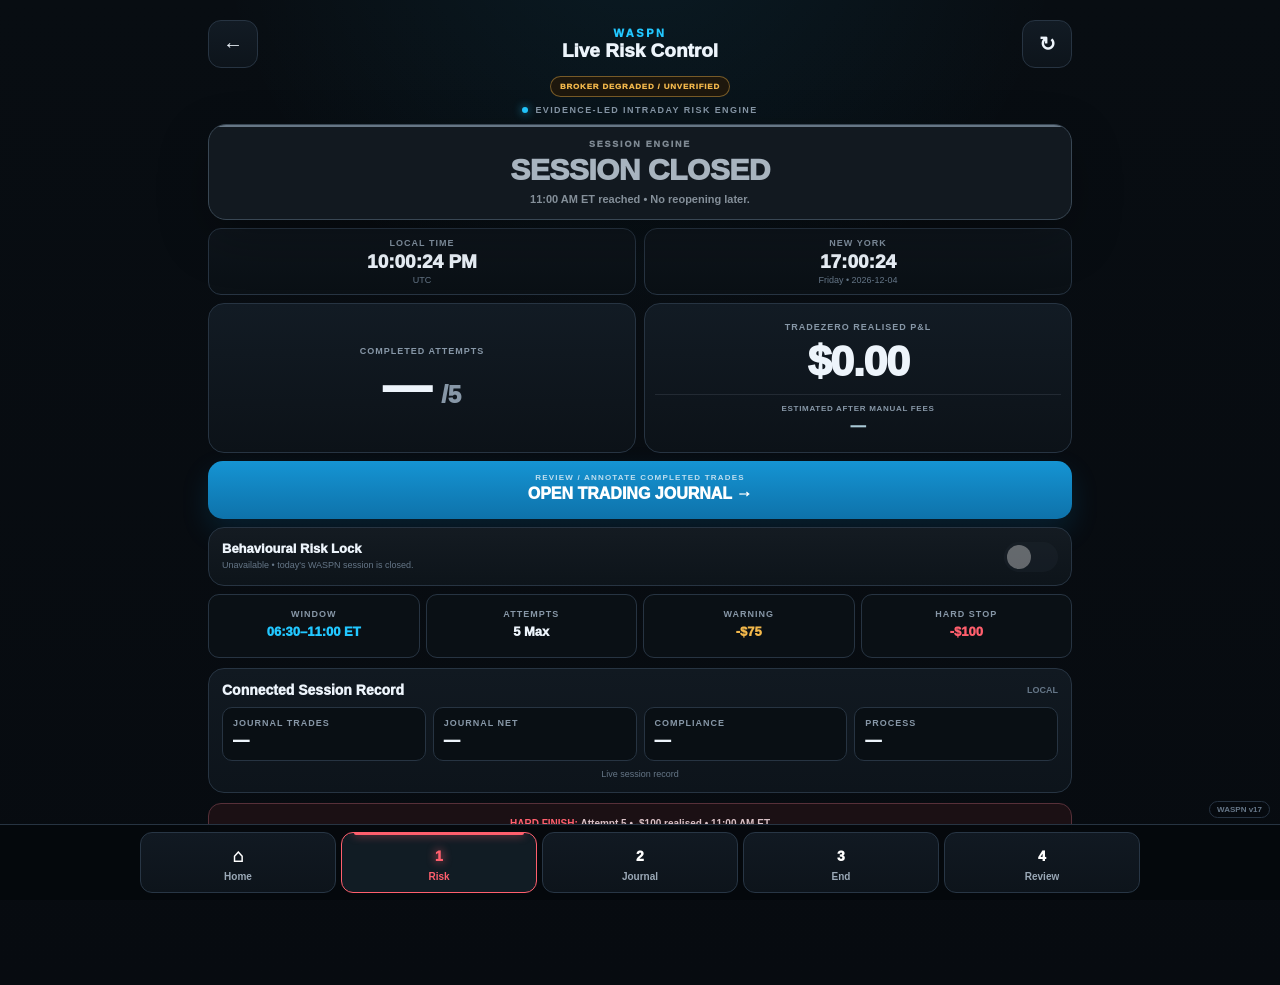
<file: live-risk.html>
<!DOCTYPE html>
<html lang="en">

<head>

<meta charset="UTF-8">

<meta
  name="viewport"
  content="width=device-width,initial-scale=1.0,viewport-fit=cover"
>

<meta
  name="theme-color"
  content="#070b10"
>

<meta
  name="apple-mobile-web-app-capable"
  content="yes"
>

<meta
  name="apple-mobile-web-app-status-bar-style"
  content="black-translucent"
>

<meta
  name="apple-mobile-web-app-title"
  content="WASPN"
>

<meta
  name="mobile-web-app-capable"
  content="yes"
>

<meta
  name="color-scheme"
  content="dark"
>

<link
  rel="manifest"
  href="manifest.webmanifest"
>

<link
  rel="apple-touch-icon"
  href="apple-touch-icon.png"
>

<title>WASPN • Live Risk Control</title>

<style>

:root{
  --bg:#070b10;
  --panel:#10171f;
  --panel2:#151e28;
  --panel3:#0b1117;
  --border:#273442;
  --text:#edf4fb;
  --muted:#8797a7;
  --muted2:#657687;
  --green:#35d07f;
  --red:#ff5f6d;
  --amber:#f3b84b;
  --blue:#22c7ff;
  --shadow:0 18px 50px rgba(0,0,0,.26);
}

*{
  box-sizing:border-box;
}

html{
  min-height:100%;
  background:#070b10;
  -webkit-text-size-adjust:100%;
  scroll-behavior:smooth;
}

body{
  margin:0;
  min-height:100vh;
  min-height:100dvh;
  background:
    radial-gradient(
      circle at 50% -10%,
      rgba(34,199,255,.08),
      transparent 34%
    ),
    linear-gradient(
      180deg,
      #080d12,
      #070b10
    );
  color:var(--text);
  font-family:
    -apple-system,
    BlinkMacSystemFont,
    "Segoe UI",
    Arial,
    Helvetica,
    sans-serif;
}

button{
  font:inherit;
  touch-action:manipulation;
}

button,
a{
  -webkit-tap-highlight-color:transparent;
}

.wrap{
  width:100%;
  max-width:900px;
  margin:0 auto;
  padding:
    max(10px,env(safe-area-inset-top))
    10px
    max(24px,env(safe-area-inset-bottom));
}

.topbar{
  display:grid;
  grid-template-columns:50px 1fr 50px;
  align-items:center;
  gap:8px;
  margin-bottom:8px;
}

.icon-btn{
  width:50px;
  height:48px;
  display:flex;
  align-items:center;
  justify-content:center;
  border:1px solid var(--border);
  border-radius:13px;
  background:linear-gradient(180deg,#121b24,#0d141b);
  color:var(--text);
  text-decoration:none;
  font-size:20px;
  font-weight:900;
  cursor:pointer;
}

.icon-btn:active{
  transform:scale(.97);
}

.product-title{
  min-width:0;
  text-align:center;
}

.wordmark{
  color:var(--blue);
  font-size:11px;
  font-weight:950;
  letter-spacing:2.5px;
  text-transform:uppercase;
}

.module-name{
  margin-top:1px;
  font-size:19px;
  font-weight:950;
}

.prototype-strip{
  display:flex;
  align-items:center;
  justify-content:center;
  gap:7px;
  margin-bottom:9px;
  color:var(--muted);
  font-size:9px;
  font-weight:850;
  letter-spacing:1.4px;
  text-transform:uppercase;
}

.prototype-dot{
  width:6px;
  height:6px;
  border-radius:50%;
  background:var(--blue);
  box-shadow:0 0 9px rgba(34,199,255,.8);
}

.status{
  position:relative;
  overflow:hidden;
  padding:14px 12px 13px;
  border:1px solid var(--border);
  border-radius:18px;
  text-align:center;
  box-shadow:var(--shadow);
}

.status::before{
  content:"";
  position:absolute;
  left:0;
  right:0;
  top:0;
  height:2px;
}

.status-mode{
  margin-bottom:4px;
  font-size:9px;
  font-weight:950;
  letter-spacing:1.8px;
  text-transform:uppercase;
  opacity:.72;
}

.status-title{
  font-size:clamp(21px,5.7vw,30px);
  font-weight:950;
  letter-spacing:-.5px;
  line-height:1.12;
}

.status-detail{
  max-width:620px;
  margin:5px auto 0;
  font-size:11px;
  font-weight:700;
  line-height:1.35;
  opacity:.76;
}

.status.ok{
  color:var(--green);
  background:#0d1c15;
  border-color:#285c42;
}

.status.ok::before{
  background:var(--green);
}

.status.warn{
  color:var(--amber);
  background:#1d170d;
  border-color:#655027;
}

.status.warn::before{
  background:var(--amber);
}

.status.stop{
  color:var(--red);
  background:#201014;
  border-color:#6d303a;
}

.status.stop::before{
  background:var(--red);
}

.status.closed{
  color:#a8b4bf;
  background:#121920;
  border-color:#394754;
}

.status.closed::before{
  background:#667685;
}

.clocks{
  display:grid;
  grid-template-columns:1fr 1fr;
  gap:8px;
  margin-top:8px;
}

.clock{
  padding:9px 8px;
  text-align:center;
  background:linear-gradient(180deg,#0e151c,#0a1015);
  border:1px solid var(--border);
  border-radius:13px;
}

.label{
  color:var(--muted);
  font-size:9px;
  font-weight:900;
  letter-spacing:1px;
  text-transform:uppercase;
}

.clock-time{
  margin-top:3px;
  font-size:19px;
  font-weight:950;
  font-variant-numeric:tabular-nums;
}

.clock-detail{
  margin-top:2px;
  overflow:hidden;
  color:var(--muted2);
  font-size:9px;
  text-overflow:ellipsis;
  white-space:nowrap;
}

.cockpit{
  display:grid;
  grid-template-columns:1fr 1fr;
  gap:8px;
  margin-top:8px;
}

.metric{
  min-width:0;
  min-height:150px;
  display:flex;
  flex-direction:column;
  align-items:center;
  justify-content:center;
  padding:12px 10px;
  background:linear-gradient(180deg,#121b24,#0c1218);
  border:1px solid var(--border);
  border-radius:16px;
  text-align:center;
}

.metric-value{
  margin-top:7px;
  font-size:clamp(35px,10vw,48px);
  font-weight:950;
  letter-spacing:-1.5px;
  line-height:1;
  font-variant-numeric:tabular-nums;
}

.pnl-main{
  width:100%;
  margin-top:8px;
  font-size:clamp(30px,8vw,43px);
  font-weight:950;
  letter-spacing:-1.3px;
  line-height:1;
  white-space:nowrap;
  font-variant-numeric:tabular-nums;
}

.pnl-estimate{
  width:100%;
  margin-top:11px;
  padding-top:9px;
  border-top:1px solid rgba(135,151,167,.16);
}

.pnl-estimate-label{
  color:var(--muted);
  font-size:8px;
  font-weight:900;
  letter-spacing:.7px;
  line-height:1.3;
  text-transform:uppercase;
}

.pnl-estimate-value{
  margin-top:3px;
  color:#a9c9d6;
  font-size:15px;
  font-weight:950;
  line-height:1.1;
  white-space:nowrap;
  font-variant-numeric:tabular-nums;
}

.attempt-max{
  color:var(--muted);
  font-size:.5em;
  letter-spacing:0;
}

.journal-action{
  display:block;
  margin-top:8px;
  min-height:58px;
  padding:12px;
  border-radius:15px;
  background:linear-gradient(180deg,#1594d3,#0e72aa);
  color:white;
  text-align:center;
  text-decoration:none;
  box-shadow:0 12px 28px rgba(0,135,205,.16);
}

.journal-action:active{
  transform:scale(.99);
}

.journal-kicker{
  font-size:8px;
  font-weight:900;
  letter-spacing:1.2px;
  text-transform:uppercase;
  opacity:.72;
}

.journal-title{
  margin-top:3px;
  font-size:16px;
  font-weight:950;
}

.behaviour-card{
  margin-top:8px;
  padding:13px;
  background:linear-gradient(180deg,#141b22,#0d141a);
  border:1px solid var(--border);
  border-radius:16px;
}

.behaviour-row{
  display:flex;
  align-items:center;
  justify-content:space-between;
  gap:12px;
}

.behaviour-title{
  font-size:13px;
  font-weight:950;
}

.behaviour-note{
  margin-top:3px;
  color:var(--muted2);
  font-size:9px;
  line-height:1.35;
}

.switch{
  position:relative;
  width:54px;
  height:30px;
  flex:0 0 auto;
}

.switch input{
  opacity:0;
  width:0;
  height:0;
}

.slider{
  position:absolute;
  inset:0;
  border-radius:999px;
  background:#303944;
  cursor:pointer;
}

.slider::before{
  content:"";
  position:absolute;
  width:24px;
  height:24px;
  left:3px;
  top:3px;
  border-radius:50%;
  background:white;
  transition:.15s;
}

.switch input:checked + .slider{
  background:#8b2939;
}

.switch input:checked + .slider::before{
  transform:translateX(24px);
}

.switch input:disabled + .slider{
  opacity:.35;
  cursor:not-allowed;
}

.switch input:disabled:not(:checked) + .slider{
  background:#202831;
}

.behaviour-lock-panel{
  display:none;
  margin-top:12px;
  padding:13px;
  border:1px solid #67323b;
  border-radius:13px;
  background:#1b1014;
  text-align:center;
}

.behaviour-lock-panel.active{
  display:block;
}

.lock-kicker{
  color:var(--red);
  font-size:9px;
  font-weight:950;
  letter-spacing:1.5px;
  text-transform:uppercase;
}

.lock-countdown{
  margin:4px 0;
  color:var(--red);
  font-size:clamp(42px,13vw,60px);
  font-weight:950;
  line-height:1;
  font-variant-numeric:tabular-nums;
}

.lock-message{
  color:#d6bfc3;
  font-size:10px;
  font-weight:750;
  line-height:1.45;
}

.reset-gate{
  display:none;
  margin-top:10px;
  padding:13px;
  background:#111921;
  border:1px solid #654f29;
  border-radius:15px;
}

.reset-gate.active{
  display:block;
}

.gate-title{
  color:var(--amber);
  font-size:14px;
  font-weight:950;
}

.gate-intro{
  margin-top:4px;
  color:var(--muted);
  font-size:10px;
  line-height:1.4;
}

.gate-question{
  margin-top:10px;
  padding:10px;
  background:#090f14;
  border:1px solid var(--border);
  border-radius:10px;
}

.gate-question-text{
  font-size:11px;
  font-weight:850;
  line-height:1.4;
}

.gate-options{
  display:grid;
  grid-template-columns:1fr 1fr;
  gap:7px;
  margin-top:8px;
}

.gate-option{
  position:relative;
}

.gate-option input{
  position:absolute;
  opacity:0;
  pointer-events:none;
}

.gate-option span{
  min-height:42px;
  display:flex;
  align-items:center;
  justify-content:center;
  border:1px solid var(--border);
  border-radius:9px;
  background:#121a22;
  color:var(--text);
  font-size:11px;
  font-weight:900;
  cursor:pointer;
}

.gate-option input:checked + span{
  border-color:var(--blue);
  background:#0e2633;
  color:var(--blue);
}

.gate-result{
  margin-top:10px;
  padding:10px;
  border-radius:10px;
  text-align:center;
  font-size:10px;
  font-weight:900;
  line-height:1.4;
  background:#17130c;
  border:1px solid #5e4924;
  color:var(--amber);
}

.gate-result.safe{
  background:#0e1c15;
  border-color:#285c42;
  color:var(--green);
}

.gate-result.stop{
  background:#1d1014;
  border-color:#65313a;
  color:var(--red);
}

.clear-lock-btn{
  width:100%;
  min-height:49px;
  margin-top:9px;
  border:0;
  border-radius:11px;
  background:linear-gradient(180deg,#168b53,#10653d);
  color:white;
  font-size:12px;
  font-weight:950;
  cursor:pointer;
}

.clear-lock-btn:disabled{
  opacity:.25;
  cursor:not-allowed;
}

.guardrails{
  display:grid;
  grid-template-columns:repeat(4,1fr);
  gap:6px;
  margin-top:8px;
}

.guardrail{
  min-width:0;
  min-height:64px;
  display:flex;
  flex-direction:column;
  align-items:center;
  justify-content:center;
  padding:9px 4px;
  text-align:center;
  background:#0a1015;
  border:1px solid var(--border);
  border-radius:11px;
}

.guardrail .label{
  width:100%;
  text-align:center;
  line-height:1.1;
}

.guardrail-value{
  width:100%;
  min-height:18px;
  display:flex;
  align-items:center;
  justify-content:center;
  margin-top:4px;
  text-align:center;
  font-size:clamp(10px,2.7vw,13px);
  font-weight:950;
  line-height:1.15;
  white-space:nowrap;
  font-variant-numeric:tabular-nums;
}

.blue{
  color:var(--blue);
}

.green{
  color:var(--green);
}

.amber{
  color:var(--amber);
}

.red{
  color:var(--red);
}

.section{
  margin-top:10px;
  padding:13px;
  background:linear-gradient(180deg,#111921,#0d141b);
  border:1px solid var(--border);
  border-radius:16px;
}

.section-head{
  display:flex;
  align-items:center;
  justify-content:space-between;
  gap:10px;
  margin-bottom:9px;
}

.section-title{
  font-size:14px;
  font-weight:950;
}

.section-state{
  color:var(--muted2);
  font-size:9px;
  font-weight:850;
  text-transform:uppercase;
}

.summary{
  display:grid;
  grid-template-columns:1fr 1fr;
  gap:7px;
}

.summary-item{
  padding:10px;
  background:#090f14;
  border:1px solid var(--border);
  border-radius:10px;
}

.summary-value{
  margin-top:4px;
  font-size:16px;
  font-weight:950;
}

.save-state{
  margin-top:8px;
  text-align:center;
  color:var(--muted2);
  font-size:9px;
}

.rule-reminder{
  margin-top:10px;
  padding:12px;
  border:1px solid #573039;
  border-radius:13px;
  background:#1b1014;
  color:#d8c0c5;
  text-align:center;
  font-size:10px;
  font-weight:800;
  line-height:1.5;
}

.rule-reminder strong{
  color:var(--red);
}

@media(min-width:700px){

  .wrap{
    padding:20px 18px 30px;
  }

  .summary{
    grid-template-columns:repeat(4,1fr);
  }

}

</style>

</head>

<body>

<div
  class="wrap"
  id="top"
>

<header>

  <div class="topbar">

    <a
      href="index.html"
      class="icon-btn"
      aria-label="Home"
    >
      ←
    </a>

    <div class="product-title">

      <div class="wordmark">
        WASPN
      </div>

      <div class="module-name">
        Live Risk Control
      </div>

    </div>

    <button
      id="resetBtn"
      class="icon-btn"
      type="button"
      aria-label="Reset behavioural controls"
    >
      ↻
    </button>

  </div>

  <div class="prototype-strip">

    <span class="prototype-dot"></span>

    Evidence-led intraday risk engine

  </div>

</header>

<section
  id="status"
  class="status warn"
>

  <div
    id="statusMode"
    class="status-mode"
  >
    SESSION ENGINE
  </div>

  <div
    id="statusTitle"
    class="status-title"
  >
    CHECKING SESSION
  </div>

  <div
    id="statusDetail"
    class="status-detail"
  >
    Loading New York trading state…
  </div>

</section>

<div class="clocks">

  <div class="clock">

    <div class="label">
      Local Time
    </div>

    <div
      id="localTime"
      class="clock-time"
    >
      --:--
    </div>

    <div
      id="localZone"
      class="clock-detail"
    >
      Local
    </div>

  </div>

  <div class="clock">

    <div class="label">
      New York
    </div>

    <div
      id="etTime"
      class="clock-time"
    >
      --:--
    </div>

    <div
      id="nyDay"
      class="clock-detail"
    >
      —
    </div>

  </div>

</div>

<div class="cockpit">

  <section class="metric">

    <div class="label">
      Completed Attempts
    </div>

    <div class="metric-value">

      <span id="attempt">
        0
      </span>

      <span class="attempt-max">
        /5
      </span>

    </div>

  </section>

  <section class="metric">

    <div class="label">
      TradeZero Realised P&amp;L
    </div>

    <div
      id="pnlDisplay"
      class="pnl-main"
    >
      $0.00
    </div>

    <div
      id="pnlEstimate"
      class="pnl-estimate"
    >

      <div class="pnl-estimate-label">
        Estimated after manual fees
      </div>

      <div
        id="pnlEstimateValue"
        class="pnl-estimate-value"
      >
        —
      </div>

    </div>

  </section>

</div>

<a
  href="journal.html"
  class="journal-action"
>

  <div class="journal-kicker">
    Review / annotate completed trades
  </div>

  <div class="journal-title">
    OPEN TRADING JOURNAL →
  </div>

</a>

<section class="behaviour-card">

  <div class="behaviour-row">

    <div>

      <div class="behaviour-title">
        Behavioural Risk Lock
      </div>

      <div
        id="behaviourNote"
        class="behaviour-note"
      >
        Activate when recovery thinking, rushed execution, anger,
        repeated re-entry or “one more” appears.
      </div>

    </div>

    <label class="switch">

      <input
        id="behaviourToggle"
        type="checkbox"
        aria-label="Activate behavioural risk lock"
      >

      <span class="slider"></span>

    </label>

  </div>

  <div
    id="behaviourLockPanel"
    class="behaviour-lock-panel"
  >

    <div class="lock-kicker">
      Behavioural Circuit Breaker
    </div>

    <div
      id="behaviourCountdown"
      class="lock-countdown"
    >
      05:00
    </div>

    <div
      id="behaviourLockMessage"
      class="lock-message"
    >
      New WASPN trade starts are locked.
    </div>

  </div>

</section>

<section
  id="resetGate"
  class="reset-gate"
>

  <div class="gate-title">
    Reset Gate
  </div>

  <div class="gate-intro">
    The five-minute lockout has expired.
    Complete all checks before WASPN can re-enable another trade.
  </div>

  <div class="gate-question">

    <div class="gate-question-text">
      1. Am I trying to make back a previous loss?
    </div>

    <div class="gate-options">

      <label class="gate-option">

        <input
          type="radio"
          name="gate1"
          value="risk"
        >

        <span>
          Yes
        </span>

      </label>

      <label class="gate-option">

        <input
          type="radio"
          name="gate1"
          value="safe"
        >

        <span>
          No
        </span>

      </label>

    </div>

  </div>

  <div class="gate-question">

    <div class="gate-question-text">
      2. Am I increasing size because I am red?
    </div>

    <div class="gate-options">

      <label class="gate-option">

        <input
          type="radio"
          name="gate2"
          value="risk"
        >

        <span>
          Yes
        </span>

      </label>

      <label class="gate-option">

        <input
          type="radio"
          name="gate2"
          value="safe"
        >

        <span>
          No
        </span>

      </label>

    </div>

  </div>

  <div class="gate-question">

    <div class="gate-question-text">
      3. Am I re-entering because I need to be right?
    </div>

    <div class="gate-options">

      <label class="gate-option">

        <input
          type="radio"
          name="gate3"
          value="risk"
        >

        <span>
          Yes
        </span>

      </label>

      <label class="gate-option">

        <input
          type="radio"
          name="gate3"
          value="safe"
        >

        <span>
          No
        </span>

      </label>

    </div>

  </div>

  <div class="gate-question">

    <div class="gate-question-text">
      4. Am I calmer and prepared to wait for a valid setup?
    </div>

    <div class="gate-options">

      <label class="gate-option">

        <input
          type="radio"
          name="gate4"
          value="safe"
        >

        <span>
          Yes
        </span>

      </label>

      <label class="gate-option">

        <input
          type="radio"
          name="gate4"
          value="risk"
        >

        <span>
          No
        </span>

      </label>

    </div>

  </div>

  <div class="gate-question">

    <div class="gate-question-text">
      5. Is the next trade genuinely inside WASPN rather than a recovery trade?
    </div>

    <div class="gate-options">

      <label class="gate-option">

        <input
          type="radio"
          name="gate5"
          value="safe"
        >

        <span>
          Yes
        </span>

      </label>

      <label class="gate-option">

        <input
          type="radio"
          name="gate5"
          value="risk"
        >

        <span>
          No
        </span>

      </label>

    </div>

  </div>

  <div
    id="gateResult"
    class="gate-result"
  >
    Complete all five checks.
  </div>

  <button
    id="clearBehaviourLockBtn"
    class="clear-lock-btn"
    type="button"
    disabled
  >
    PASS RESET GATE
  </button>

</section>

<div class="guardrails">

  <div class="guardrail">

    <div class="label">
      Window
    </div>

    <div class="guardrail-value blue">
      06:30–11:00 ET
    </div>

  </div>

  <div class="guardrail">

    <div class="label">
      Attempts
    </div>

    <div class="guardrail-value">
      5 Max
    </div>

  </div>

  <div class="guardrail">

    <div class="label">
      Warning
    </div>

    <div class="guardrail-value amber">
      -$75
    </div>

  </div>

  <div class="guardrail">

    <div class="label">
      Hard Stop
    </div>

    <div class="guardrail-value red">
      -$100
    </div>

  </div>

</div>

<section class="section">

  <div class="section-head">

    <div class="section-title">
      Connected Session Record
    </div>

    <div
      id="recordState"
      class="section-state"
    >
      LOCAL
    </div>

  </div>

  <div class="summary">

    <div class="summary-item">

      <div class="label">
        Journal Trades
      </div>

      <div
        id="journalTrades"
        class="summary-value"
      >
        —
      </div>

    </div>

    <div class="summary-item">

      <div class="label">
        Journal Net
      </div>

      <div
        id="journalNet"
        class="summary-value"
      >
        —
      </div>

    </div>

    <div class="summary-item">

      <div class="label">
        Compliance
      </div>

      <div
        id="complianceSummary"
        class="summary-value"
      >
        —
      </div>

    </div>

    <div class="summary-item">

      <div class="label">
        Process
      </div>

      <div
        id="processSummary"
        class="summary-value"
      >
        —
      </div>

    </div>

  </div>

  <div
    id="saveState"
    class="save-state"
  >
    Live session record
  </div>

</section>

<div class="rule-reminder">

  <strong>
    HARD FINISH:
  </strong>

  Attempt 5 • -$100 realised • 11:00 AM ET

  <br>

  No reopening later.

</div>

</div>

<script src="session-rules.js?v=6"></script>
<script src="tradezero-live.js?v=4"></script>

<script>

const STORAGE_KEY =
  "waspnJournalV2";

const ESTIMATED_FEES_KEY =
  "waspnEstimatedFeesV1";

const WARNING_LEVEL =
  WASPNSession.WARNING;

const HARD_STOP =
  WASPNSession.HARD_STOP;

const MAX_ATTEMPTS =
  WASPNSession.MAX_ATTEMPTS;

const COOLDOWN_MS =
  WASPNSession.COOLDOWN_MS;


/* ========================================
   STORAGE
======================================== */

function getJournal(){

  try{

    return JSON.parse(
      localStorage.getItem(
        STORAGE_KEY
      )
    ) || {};

  }

  catch{

    return {};

  }

}


function saveJournal(journal){
  WASPNSession.writeJournal(journal);
}


function getEstimatedFeesStore(){

  try{

    return JSON.parse(
      localStorage.getItem(
        ESTIMATED_FEES_KEY
      )
    ) || {};

  }

  catch{

    return {};

  }

}


function getEstimatedFeesForDate(
  date
){

  const record =
    getEstimatedFeesStore()[
      date
    ];

  if(
    !record
  ){

    return 0;

  }

  if(
    Number.isFinite(
      Number(
        record.total
      )
    )
  ){

    return Math.max(
      0,
      Number(
        record.total
      )
    );

  }

  if(
    Array.isArray(
      record.trades
    )
  ){

    return record.trades.reduce(
      (
        total,
        value
      ) =>
        total +
        (
          Number.isFinite(
            Number(
              value
            )
          )
            ? Math.max(
                0,
                Number(
                  value
                )
              )
            : 0
        ),
      0
    );

  }

  return 0;

}


/* ========================================
   DATE / TIME
======================================== */

function getNyParts(){

  const formatted =
    new Intl.DateTimeFormat(
      "en-GB",
      {

        timeZone:
          "America/New_York",

        weekday:
          "long",

        year:
          "numeric",

        month:
          "2-digit",

        day:
          "2-digit",

        hour:
          "2-digit",

        minute:
          "2-digit",

        second:
          "2-digit",

        hourCycle:
          "h23"

      }
    )
    .formatToParts(
      new Date()
    );

  const data =
    {};

  formatted.forEach(
    part => {

      if(
        part.type !==
        "literal"
      ){

        data[
          part.type
        ] =
          part.value;

      }

    }
  );

  return {

    weekday:
      data.weekday,

    year:
      data.year,

    month:
      data.month,

    day:
      data.day,

    hour:
      Number(
        data.hour
      ),

    minute:
      Number(
        data.minute
      ),

    second:
      Number(
        data.second
      )

  };

}


function getNyDate(){

  const ny =
    getNyParts();

  return (
    ny.year +
    "-" +
    ny.month +
    "-" +
    ny.day
  );

}


function getSessionClockState(){ return WASPNSession.clock(); }


/* ========================================
   MONEY
======================================== */

function money(
  value
){

  const n =
    Number(
      value || 0
    );

  if(
    n > 0
  ){

    return (
      "+$" +
      n.toFixed(
        2
      )
    );

  }

  if(
    n < 0
  ){

    return (
      "-$" +
      Math.abs(
        n
      )
      .toFixed(
        2
      )
    );

  }

  return "$0.00";

}


/* ========================================
   TRADEZERO
======================================== */

function getTradeZeroState(){

  try{

    if(
      !window.WASPNTradeZero ||
      typeof window.WASPNTradeZero.getState !==
        "function"
    ){

      return null;

    }

    const state =
      window.WASPNTradeZero.getState();

    if(
      !state ||
      state.usable !==
        true
    ){

      return null;

    }

    if(
      state.tradeDate !==
      getNyDate()
    ){

      return null;

    }

    if(
      !Number.isFinite(
        Number(
          state.attempts
        )
      ) ||
      !Number.isFinite(
        Number(
          state.dayRealized
        )
      )
    ){

      return null;

    }

    return state;

  }

  catch{

    return null;

  }

}


function applyTradeZeroStickyRules(localLive, broker){
  return WASPNSession.evaluate(localLive, {broker, date:getNyDate()});
}


function buildDisplayLive(
  localLive,
  broker
){

  const localKnownAttempt =
    Math.max(
      Number(
        localLive.attempt ||
        0
      ),
      Number(
        localLive.maxAttemptReached ||
        0
      )
    );

  if(
    !broker
  ){

    return {

      ...localLive,

      brokerAuthoritative:
        false,

      attempt:
        Math.min(
          MAX_ATTEMPTS,
          localKnownAttempt
        ),

      maxAttemptReached:
        Math.min(
          MAX_ATTEMPTS,
          localKnownAttempt
        )

    };

  }

  const brokerAttempt =
    Math.max(
      0,
      Math.min(
        MAX_ATTEMPTS,
        Number(
          broker.attempts
        )
      )
    );

  const displayAttempt =
    Math.min(
      MAX_ATTEMPTS,
      Math.max(
        localKnownAttempt,
        brokerAttempt
      )
    );

  const brokerPnl =
    Number(
      broker.dayRealized
    );

  return {

    ...localLive,

    brokerAuthoritative:
      true,

    attempt:
      displayAttempt,

    realisedPnl:
      brokerPnl,

    maxAttemptReached:
      displayAttempt

  };

}


/* ========================================
   DAILY RECORD
======================================== */

function getTodayRecord(){

  return getJournal()[
    getNyDate()
  ] || {};

}


function getJournalTrades(
  day
){

  if(
    !Array.isArray(
      day?.trades
    )
  ){

    return [];

  }

  return day.trades
    .slice(
      0,
      MAX_ATTEMPTS
    );

}


function getJournalAttemptCount(
  day
){

  return Math.min(
    MAX_ATTEMPTS,
    getJournalTrades(
      day
    ).length
  );

}


function getJournalRealisedPnl(
  day
){

  if(
    typeof day?.totalNet ===
      "number" &&
    Number.isFinite(
      day.totalNet
    )
  ){

    return Number(
      day.totalNet
    );

  }

  const trades =
    getJournalTrades(
      day
    );

  return trades.reduce(
    (
      total,
      trade
    ) => {

      return (
        total +
        Number(
          trade?.netPnl ||
          0
        )
      );

    },
    0
  );

}


function getLiveState(){

  WASPNSession.sync();

  const day =
    getTodayRecord();

  const stored =
    day.liveRisk ||
    {};

  const journalAttempt =
    getJournalAttemptCount(
      day
    );

  const journalPnl =
    getJournalRealisedPnl(
      day
    );

  return {

    ...stored,

    attempt:
      journalAttempt,

    realisedPnl:
      journalPnl,

    warningReached:
      !!stored.warningReached,

    hardStopReached:
      !!stored.hardStopReached,

    maxAttemptReached:
      Math.max(
        Number(
          stored.maxAttemptReached ||
          0
        ),
        journalAttempt
      ),

    sessionEnded:
      !!stored.sessionEnded,

    lossWarning:
      stored.lossWarning ||
      null,

    behaviouralLock:
      stored.behaviouralLock ||
      {

        active:
          false,

        until:
          null,

        resetGateRequired:
          false

      },

    timer:
      null

  };

}


function saveLiveState(
  live
){

  const journal =
    getJournal();

  const date =
    getNyDate();

  const existing =
    journal[
      date
    ] || {
      date
    };

  journal[
    date
  ] = {

    ...existing,

    date,

    liveRisk:{

      ...existing.liveRisk,
      ...live,

      attempt:
        live.attempt,

      realisedPnl:
        live.realisedPnl,

      warningReached:
        live.warningReached,

      hardStopReached:
        live.hardStopReached,

      maxAttemptReached:
        live.maxAttemptReached,

      sessionEnded:
        live.sessionEnded,

      lossWarning:
        live.lossWarning,

      behaviouralLock:
        live.behaviouralLock,

      timer:
        null,

      updatedAt:
        new Date()
          .toISOString()

    },

    lastUpdated:
      new Date()
        .toISOString()

  };

  saveJournal(
    journal
  );

}


/* ========================================
   JOURNAL SYNC
======================================== */

function syncFromJournal(){

  const day =
    getTodayRecord();

  if(
    !day.journalSavedAt
  ){

    return;

  }

  const attempt =
    getJournalAttemptCount(
      day
    );

  const pnl =
    getJournalRealisedPnl(
      day
    );

  const live =
    getLiveState();

  live.attempt =
    attempt;

  live.realisedPnl =
    pnl;

  live.maxAttemptReached =
    Math.max(
      Number(
        live.maxAttemptReached ||
        0
      ),
      attempt
    );

  evaluateStructuralRules(
    live
  );

  saveLiveState(
    live
  );

}


/* ========================================
   STRUCTURAL STICKY RULES
======================================== */

function evaluateStructuralRules(live){
  return WASPNSession.evaluate(live, {date:getNyDate()});
}


/* ========================================
   LOSS WARNING
======================================== */

function updateLossCooldown(
  live
){

  if(
    !live.lossWarning?.active
  ){

    return live;

  }

  if(
    Date.now() >=
    Number(
      live.lossWarning.until ||
      0
    )
  ){

    live.lossWarning = {

      ...live.lossWarning,

      active:
        false,

      resetGateRequired:
        true,

      completedAt:
        Date.now()

    };

  }

  return live;

}


function getLossCooldownCountdown(
  live
){

  if(
    !live.lossWarning?.active
  ){

    return null;

  }

  const remaining =
    Math.max(
      0,
      Number(
        live.lossWarning.until ||
        0
      ) -
      Date.now()
    );

  const totalSeconds =
    Math.ceil(
      remaining /
      1000
    );

  const minutes =
    Math.floor(
      totalSeconds /
      60
    );

  const seconds =
    totalSeconds %
    60;

  return (
    String(
      minutes
    )
    .padStart(
      2,
      "0"
    ) +
    ":" +
    String(
      seconds
    )
    .padStart(
      2,
      "0"
    )
  );

}


/* ========================================
   PERMANENT SESSION CLOSURE
======================================== */

function isSessionPermanentlyClosed(
  live,
  clock = getSessionClockState()
){

  const maxKnownAttempt =
    Math.max(
      Number(
        live.attempt ||
        0
      ),
      Number(
        live.maxAttemptReached ||
        0
      )
    );

  return (
    !WASPNSession.backendStatus().verified ||
    clock.key === "closed" ||
    clock.key === "weekend" ||
    live.hardStopReached ||
    (
      live.brokerAuthoritative &&
      live.realisedPnl <=
        HARD_STOP
    ) ||
    maxKnownAttempt >=
      MAX_ATTEMPTS ||
    live.sessionEnded
  );

}


/* ========================================
   BEHAVIOURAL LOCK
======================================== */

function activateBehaviouralLock(){

  const localLive =
    getLiveState();

  const broker =
    getTradeZeroState();

  const live =
    buildDisplayLive(
      localLive,
      broker
    );

  const clock =
    getSessionClockState();

  if(
    isSessionPermanentlyClosed(
      live,
      clock
    ) ||
    localLive.lossWarning?.active ||
    localLive.lossWarning?.resetGateRequired
  ){

    return;

  }

  localLive.behaviouralLock = {

    active:
      true,

    startedAt:
      Date.now(),

    until:
      Date.now() +
      COOLDOWN_MS,

    resetGateRequired:
      false

  };

  saveLiveState(
    localLive
  );

  render();

}


function updateBehaviouralLock(
  live
){

  if(
    live.behaviouralLock?.active &&
    Date.now() >=
      Number(
        live.behaviouralLock.until ||
        0
      )
  ){

    live.behaviouralLock = {

      ...live.behaviouralLock,

      active:
        false,

      resetGateRequired:
        true

    };

    saveLiveState(
      live
    );

  }

  return live;

}


function clearBehaviouralLock(){

  const live =
    getLiveState();

  live.behaviouralLock = {

    ...live.behaviouralLock,

    active:
      false,

    until:
      null,

    resetGateRequired:
      false,

    clearedAt:
      Date.now()

  };

  if(
    live.lossWarning
  ){

    live.lossWarning = {

      ...live.lossWarning,

      active:
        false,

      resetGateRequired:
        false,

      gateClearedAt:
        Date.now()

    };

  }

  saveLiveState(
    live
  );

  document.getElementById(
    "behaviourToggle"
  ).checked =
    false;

  document
    .querySelectorAll(
      '#resetGate input[type="radio"]'
    )
    .forEach(
      radio => {

        radio.checked =
          false;

      }
    );

  render();

}


/* ========================================
   RESET GATE
======================================== */

function evaluateGate(){

  const names = [

    "gate1",
    "gate2",
    "gate3",
    "gate4",
    "gate5"

  ];

  const answers =
    names.map(
      name =>
        document.querySelector(
          `input[name="${name}"]:checked`
        )?.value ||
        null
    );

  const result =
    document.getElementById(
      "gateResult"
    );

  const clearButton =
    document.getElementById(
      "clearBehaviourLockBtn"
    );

  if(
    answers.some(
      answer =>
        answer === null
    )
  ){

    result.className =
      "gate-result";

    result.textContent =
      "Complete all five checks.";

    clearButton.disabled =
      true;

    return;

  }

  if(
    answers.some(
      answer =>
        answer ===
        "risk"
    )
  ){

    result.className =
      "gate-result stop";

    result.textContent =
      "STOP • behavioural risk is still present.";

    clearButton.disabled =
      true;

    return;

  }

  result.className =
    "gate-result safe";

  result.textContent =
    "Reset passed • WASPN can resume if all structural rules still allow it.";

  clearButton.disabled =
    false;

}


/* ========================================
   STATUS LOGIC
======================================== */

function getOperationalStatus(
  live,
  clock
){

  if (live.windowBreach) return {title:"WINDOW BREACH — SESSION OVER", detail:"Confirmed broker entry outside 06:30–11:00 ET. No further entries today.", className:"stop"};
  if (live.sessionEnded && !live.hardStopReached && live.maxAttemptReached < MAX_ATTEMPTS && clock.key !== "closed")
    return {title:"SESSION CLOSED", detail:"Daily stop latched • No reopening today.", className:"closed"};

  if(
    live.hardStopReached ||
    (
      live.brokerAuthoritative &&
      live.realisedPnl <=
        HARD_STOP
    )
  ){

    return {

      title:
        "HARD STOP — SESSION OVER",

      detail:
        "-$100 realised reached • No further trading today.",

      className:
        "stop"

    };

  }

  if(
    Math.max(
      Number(
        live.attempt ||
        0
      ),
      Number(
        live.maxAttemptReached ||
        0
      )
    ) >=
    MAX_ATTEMPTS
  ){

    return {

      title:
        "ATTEMPT 5 — SESSION OVER",

      detail:
        "Maximum completed attempts reached • No reopening later.",

      className:
        "stop"

    };

  }

  if(
    clock.key ===
    "closed"
  ){

    return {

      title:
        "SESSION CLOSED",

      detail:
        "11:00 AM ET reached • No reopening later.",

      className:
        "closed"

    };

  }

  if(
    clock.key ===
    "weekend"
  ){

    return {

      title:
        "MARKET CLOSED — WEEKEND",

      detail:
        "No WASPN trading session today.",

      className:
        "closed"

    };

  }

  if (!WASPNSession.backendStatus().verified) return {
    title:"BACKEND VERIFICATION REQUIRED",
    detail:"Trading is blocked until fresh authenticated session state is available.",
    className:"stop"
  };

  if(
    live.behaviouralLock?.active
  ){

    return {

      title:
        "BEHAVIOURAL LOCK ACTIVE",

      detail:
        "New trade starts are blocked during the five-minute circuit breaker.",

      className:
        "stop"

    };

  }

  if(
    live.lossWarning?.active
  ){

    const countdown =
      getLossCooldownCountdown(
        live
      ) ||
      "00:00";

    return {

      title:
        "-$75 WARNING — COOLDOWN " +
        countdown,

      detail:
        "Mandatory five-minute lockout • No new WASPN trade until the timer reaches 00:00.",

      className:
        "warn"

    };

  }

  if(
    live.behaviouralLock?.resetGateRequired ||
    live.lossWarning?.resetGateRequired
  ){

    return {

      title:
        "RESET GATE REQUIRED",

      detail:
        "Complete all five reset checks before another WASPN trade.",

      className:
        "warn"

    };

  }

  if(
    live.brokerAuthoritative &&
    live.realisedPnl <=
      WARNING_LEVEL
  ){

    return {

      title:
        "-$75 WARNING ACTIVE",

      detail:
        "Cooldown and reset completed • remain selective before another trade.",

      className:
        "warn"

    };

  }

  return clock;

}


/* ========================================
   CLOCK DISPLAY
======================================== */

function renderClocks(){

  const now =
    new Date();

  document.getElementById(
    "localTime"
  ).textContent =
    now.toLocaleTimeString(
      [],
      {

        hour:
          "2-digit",

        minute:
          "2-digit",

        second:
          "2-digit"

      }
    );

  document.getElementById(
    "localZone"
  ).textContent =
    Intl.DateTimeFormat()
      .resolvedOptions()
      .timeZone ||
    "Local";

  const ny =
    getNyParts();

  document.getElementById(
    "etTime"
  ).textContent =

    String(
      ny.hour
    )
    .padStart(
      2,
      "0"
    ) +
    ":" +
    String(
      ny.minute
    )
    .padStart(
      2,
      "0"
    ) +
    ":" +
    String(
      ny.second
    )
    .padStart(
      2,
      "0"
    );

  document.getElementById(
    "nyDay"
  ).textContent =
    ny.weekday +
    " • " +
    getNyDate();

}


/* ========================================
   CONNECTED RECORD
======================================== */

function renderConnectedRecord(
  broker
){

  const day =
    getTodayRecord();

  const trades =
    Array.isArray(
      day.trades
    )
      ? day.trades.length
      : null;

  const journalTrades =
    document.getElementById(
      "journalTrades"
    );

  journalTrades.textContent =
    trades !== null
      ? trades
      : "—";

  const journalNet =
    document.getElementById(
      "journalNet"
    );

  if(
    typeof day.totalNet ===
      "number"
  ){

    journalNet.textContent =
      money(
        day.totalNet
      );

    journalNet.className =
      "summary-value " +
      (
        day.totalNet > 0
          ? "green"
          : day.totalNet < 0
            ? "red"
            : ""
      );

  }

  else{

    journalNet.textContent =
      "—";

    journalNet.className =
      "summary-value";

  }

  document.getElementById(
    "complianceSummary"
  ).textContent =
    typeof day.compliance?.score ===
      "number"
      ? day.compliance.score +
        "/3"
      : "—";

  document.getElementById(
    "processSummary"
  ).textContent =
    typeof day.sessionScore?.score ===
      "number"
      ? day.sessionScore.score +
        "/5"
      : "—";

  document.getElementById(
    "recordState"
  ).textContent =
    broker
      ? "TRADEZERO"
      : day.journalSavedAt
        ? "SYNCED"
        : day.liveRisk
          ? "LOCAL"
          : "NO JOURNAL";

  document.getElementById(
    "saveState"
  ).textContent =
    broker
      ? "Broker live P&L • " +
        (
          broker.attemptSource ||
          "LIVE"
        ) +
        " attempts"
      : "Live session record";

}


/* ========================================
   RENDER
======================================== */

function render(){

  syncFromJournal();

  let localLive =
    getLiveState();

  const broker =
    getTradeZeroState();

  localLive =
    applyTradeZeroStickyRules(
      localLive,
      broker
    );

  localLive =
    updateLossCooldown(
      localLive
    );

  localLive =
    updateBehaviouralLock(
      localLive
    );

  evaluateStructuralRules(
    localLive
  );

  saveLiveState(
    localLive
  );

  const live =
    buildDisplayLive(
      localLive,
      broker
    );

  const clock =
    getSessionClockState();

  const operational =
    getOperationalStatus(
      live,
      clock
    );

  const permanentlyClosed =
    isSessionPermanentlyClosed(
      live,
      clock
    );

  const status =
    document.getElementById(
      "status"
    );

  status.className =
    "status " +
    operational.className;

  document.getElementById(
    "statusTitle"
  ).textContent =
    operational.title;

  document.getElementById(
    "statusDetail"
  ).textContent =
    operational.detail;

  document.getElementById(
    "attempt"
  ).textContent =
    !WASPNSession.backendStatus().verified && !live.maxAttemptReached ? "—" : live.attempt;

  const pnlDisplay =
    document.getElementById(
      "pnlDisplay"
    );

  pnlDisplay.textContent =
    money(
      live.realisedPnl
    );

  pnlDisplay.className =
    "pnl-main " +
    (
      live.realisedPnl > 0
        ? "green"
        : live.realisedPnl < 0
          ? "red"
          : ""
    );


  const estimateValue =
    document.getElementById(
      "pnlEstimateValue"
    );

  const estimatedFees =
    getEstimatedFeesForDate(
      getNyDate()
    );

  if(
    broker
  ){

    const estimatedAfterFees =
      Number(
        broker.dayRealized
      ) -
      estimatedFees;

    estimateValue.textContent =
      money(
        estimatedAfterFees
      );

    estimateValue.className =
      "pnl-estimate-value " +
      (
        estimatedAfterFees > 0
          ? "green"
          : estimatedAfterFees < 0
            ? "red"
            : ""
      );

    document.getElementById(
      "pnlEstimate"
    ).title =
      "Manual estimated fees: $" +
      estimatedFees.toFixed(
        2
      ) +
      ". Risk rules still use TradeZero realised P&L.";

  }

  else{

    estimateValue.textContent =
      "—";

    estimateValue.className =
      "pnl-estimate-value";

  }


  const behaviourToggle =
    document.getElementById(
      "behaviourToggle"
    );

  behaviourToggle.checked =
    !!localLive.behaviouralLock?.active ||
    !!localLive.behaviouralLock?.resetGateRequired;

  behaviourToggle.disabled =
    permanentlyClosed ||
    !!localLive.lossWarning?.active ||
    !!localLive.lossWarning?.resetGateRequired;

  document.getElementById(
    "behaviourNote"
  ).textContent =
    permanentlyClosed
      ? "Unavailable • today's WASPN session is closed."
      : localLive.lossWarning?.active
        ? "Unavailable during the mandatory -$75 loss cooldown."
        : localLive.lossWarning?.resetGateRequired
          ? "Unavailable until the -$75 reset gate is passed."
          : "Activate when recovery thinking, rushed execution, anger, repeated re-entry or “one more” appears.";

  const behaviourPanel =
    document.getElementById(
      "behaviourLockPanel"
    );

  const resetGate =
    document.getElementById(
      "resetGate"
    );

  behaviourPanel.classList.toggle(
    "active",
    !!localLive.behaviouralLock?.active
  );

  resetGate.classList.toggle(
    "active",
    !!localLive.behaviouralLock?.resetGateRequired ||
    !!localLive.lossWarning?.resetGateRequired
  );

  if(
    localLive.behaviouralLock?.active
  ){

    const remaining =
      Math.max(
        0,
        Number(
          localLive.behaviouralLock.until ||
          0
        ) -
        Date.now()
      );

    const seconds =
      Math.ceil(
        remaining /
        1000
      );

    const mins =
      Math.floor(
        seconds /
        60
      );

    const secs =
      seconds %
      60;

    document.getElementById(
      "behaviourCountdown"
    ).textContent =
      String(
        mins
      )
      .padStart(
        2,
        "0"
      ) +
      ":" +
      String(
        secs
      )
      .padStart(
        2,
        "0"
      );

  }

  renderClocks();

  renderConnectedRecord(
    broker
  );

}


/* ========================================
   RESET BEHAVIOURAL CONTROLS ONLY
======================================== */

function resetBehaviouralControls(){

  if(
    !confirm(
      "Reset today's behavioural lock? TradeZero risk warnings, hard stops, attempts, Journal data and P&L will NOT be changed."
    )
  ){

    return;

  }

  const live =
    getLiveState();

  live.behaviouralLock = {

    active:
      false,

    until:
      null,

    resetGateRequired:
      false,

    manuallyResetAt:
      Date.now()

  };

  saveLiveState(
    live
  );

  document
    .querySelectorAll(
      '#resetGate input[type="radio"]'
    )
    .forEach(
      radio => {

        radio.checked =
          false;

      }
    );

  render();

}


/* ========================================
   EVENTS
======================================== */

document.getElementById(
  "behaviourToggle"
)
.addEventListener(
  "change",
  event => {

    if(
      event.target.checked
    ){

      const localLive =
        getLiveState();

      const broker =
        getTradeZeroState();

      const live =
        buildDisplayLive(
          localLive,
          broker
        );

      const clock =
        getSessionClockState();

      if(
        isSessionPermanentlyClosed(
          live,
          clock
        ) ||
        localLive.lossWarning?.active ||
        localLive.lossWarning?.resetGateRequired
      ){

        event.target.checked =
          false;

        return;

      }

      activateBehaviouralLock();

    }

  }
);


document
  .querySelectorAll(
    '#resetGate input[type="radio"]'
  )
  .forEach(
    radio => {

      radio.addEventListener(
        "change",
        evaluateGate
      );

    }
  );


document.getElementById(
  "clearBehaviourLockBtn"
)
.addEventListener(
  "click",
  clearBehaviouralLock
);


document.getElementById(
  "resetBtn"
)
.addEventListener(
  "click",
  resetBehaviouralControls
);


window.addEventListener(
  "storage",
  render
);


window.addEventListener(
  "focus",
  render
);


window.addEventListener(
  "pageshow",
  render
);


window.addEventListener(
  "waspn:tradezero-update",
  render
);


render();


setInterval(
  render,
  1000
);

</script>

<script src="workflow-nav.js?v=5"></script>

</body>
</html>
</file>
